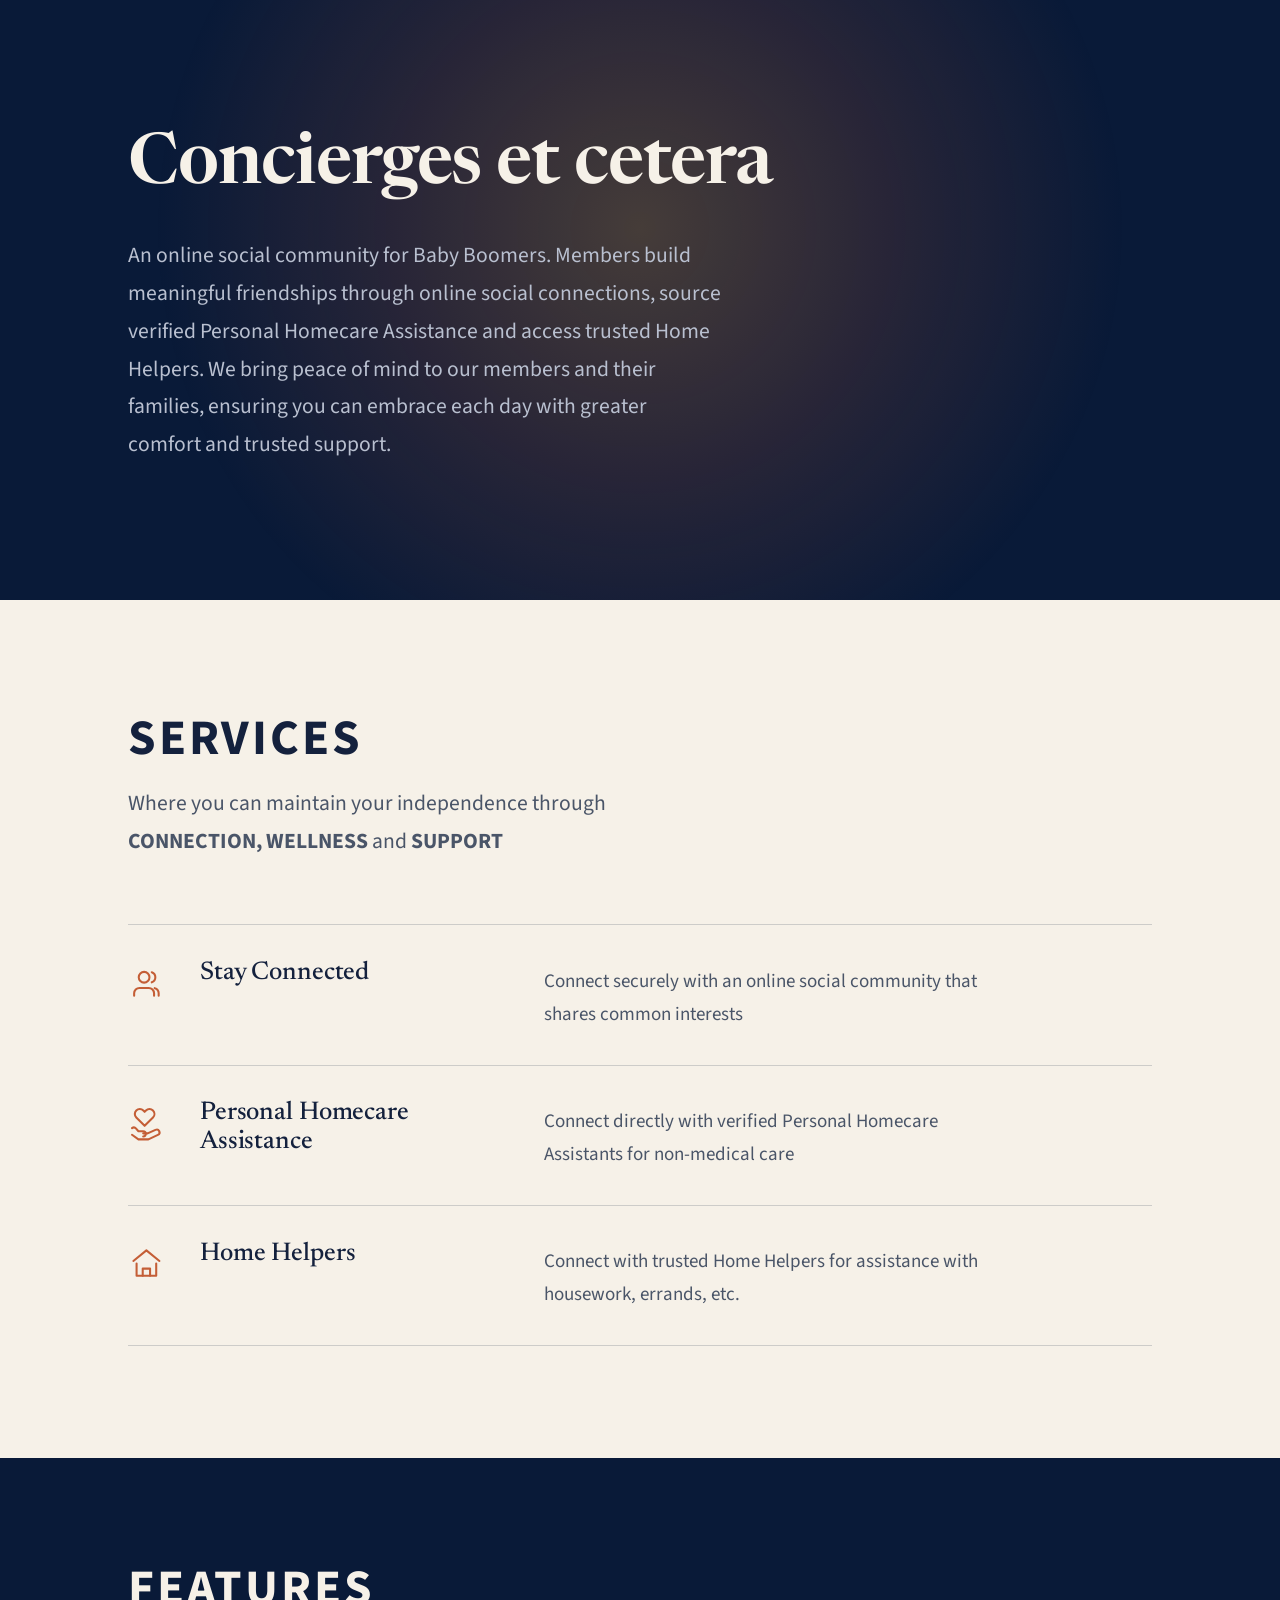
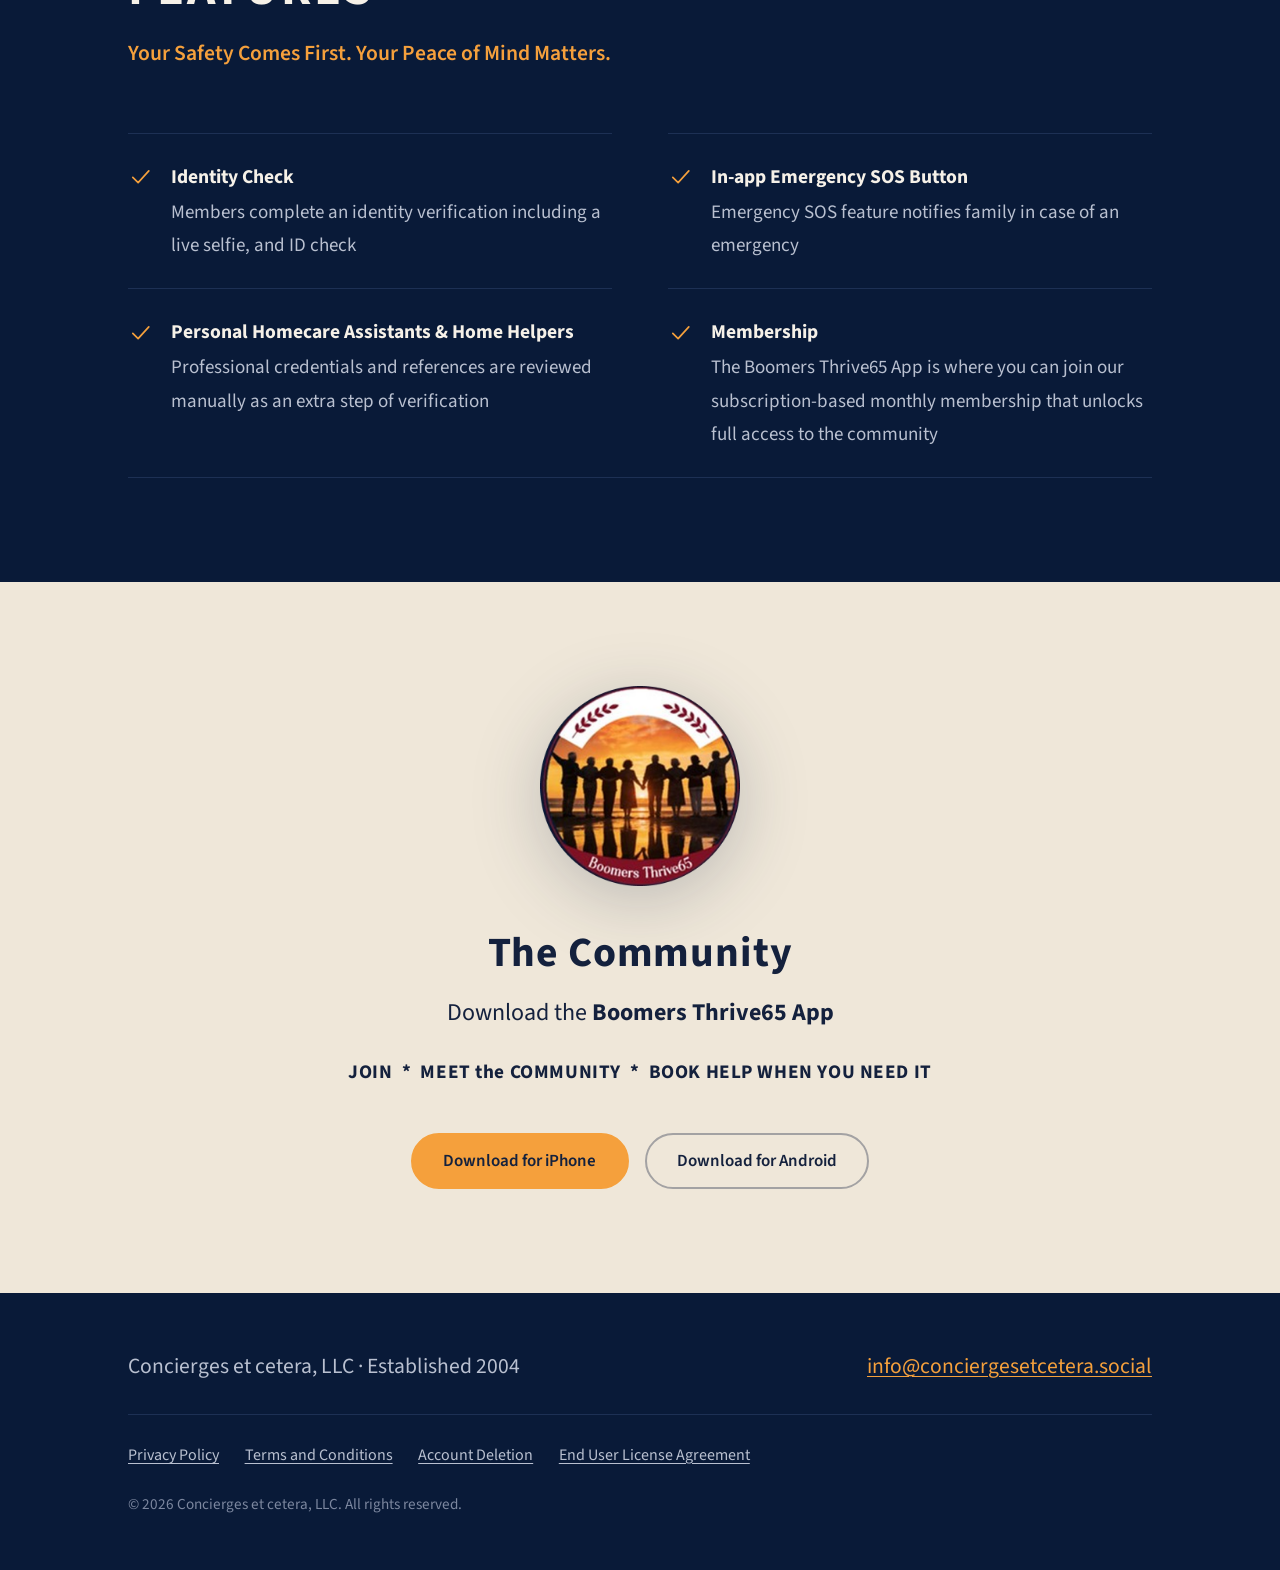
<file: index.html>
<!DOCTYPE html>
<html lang="en">
<head>
<meta charset="utf-8">
<meta name="viewport" content="width=device-width, initial-scale=1">
<title>Concierges et cetera — an online social community for Baby Boomers</title>
<meta name="description" content="An online social community for Baby Boomers. Build meaningful friendships, source verified Personal Homecare Assistance and access trusted Home Helpers.">

<link rel="icon" href="assets/favicon.ico" sizes="any">
<link rel="icon" href="assets/favicon-32.png" type="image/png">
<link rel="apple-touch-icon" href="assets/apple-touch-icon.png">

<meta property="og:type" content="website">
<meta property="og:title" content="Concierges et cetera">
<meta property="og:description" content="An online social community for Baby Boomers.">
<meta property="og:image" content="https://conciergesetcetera.social/assets/og-image.jpg">
<meta property="og:url" content="https://conciergesetcetera.social/">
<meta name="twitter:card" content="summary_large_image">

<link rel="preconnect" href="https://fonts.googleapis.com">
<link rel="preconnect" href="https://fonts.gstatic.com" crossorigin>
<link href="https://fonts.googleapis.com/css2?family=Newsreader:opsz,wght@6..72,300;6..72,400;6..72,500;6..72,600&family=Source+Sans+3:wght@400;600;700&display=swap" rel="stylesheet">

<style>
  :root{
    /* Sampled directly from the Boomers Thrive65 logo */
    --navy:      #091A38;
    --navy-line: #1D3054;
    --amber:     #F5A03C;
    --rust:      #C45E36;
    --cream:     #F6F1E8;
    --cream-alt: #EFE7D9;
    --stone:     #B9C0D0;
    --ink:       #14213D;
    --ink-soft:  #4A5568;

    --measure: 62ch;
    --pad: clamp(1.5rem, 5vw, 4rem);
  }

  *,*::before,*::after{ box-sizing:border-box; }
  html{ -webkit-text-size-adjust:100%; scroll-behavior:smooth; }

  body{
    margin:0;
    background:var(--navy);
    color:var(--cream);
    font-family:"Source Sans 3", system-ui, -apple-system, "Segoe UI", sans-serif;
    font-size:1.1875rem;          /* 19px — this audience should never squint */
    line-height:1.75;
    -webkit-font-smoothing:antialiased;
  }

  h1,h2,h3{
    font-family:Newsreader, Georgia, "Times New Roman", serif;
    font-weight:300;
    line-height:1.12;
    letter-spacing:-0.015em;
    margin:0;
    text-wrap:balance;
  }

  p{ margin:0 0 1.1em; max-width:var(--measure); }
  p:last-child{ margin-bottom:0; }
  a{ color:inherit; }

  :focus-visible{ outline:3px solid var(--amber); outline-offset:3px; border-radius:2px; }

  .skip{
    position:absolute; left:-9999px;
    background:var(--cream); color:var(--ink);
    padding:.75rem 1.25rem; z-index:99;
  }
  .skip:focus{ left:1rem; top:1rem; }

  .wrap{ width:min(72rem, 100%); margin-inline:auto; padding-inline:var(--pad); }

  /* ---------- Hero ---------------------------------------------------- */

  .hero{
    position:relative; overflow:hidden; isolation:isolate;
    padding-block: clamp(4rem, 12vw, 8rem) clamp(4.5rem, 13vw, 8.5rem);
  }

  /* The one bold move: the logo's own sunset, lifted off the page. */
  .hero::before{
    content:"";
    position:absolute;
    left:50%; top:38%;
    width:min(150%, 68rem); aspect-ratio:1/1;
    transform:translate(-50%,-50%);
    background:radial-gradient(circle at 50% 50%,
                 rgba(245,160,60,.26) 0%,
                 rgba(196,94,54,.17) 32%,
                 rgba(9,26,56,0) 63%);
    z-index:-1;
    animation:dawn 2.2s ease-out both;
  }

  .hero h1{
    font-weight:600;
    font-size:clamp(1.9rem, 5.5vw, 4.6rem);
    max-width:none;              /* one line wherever it fits; wraps only when it must */
  }

  .hero .lede{
    margin-top:1.9rem;
    font-size:clamp(1.1875rem, 2.1vw, 1.35rem);
    color:var(--stone);
    max-width:54ch;
  }

  .rise{ animation:rise .85s cubic-bezier(.2,.7,.3,1) both; }
  .hero h1{ animation-delay:.12s; }
  .hero .lede{ animation-delay:.3s; }

  @keyframes rise{ from{ opacity:0; transform:translateY(14px); } to{ opacity:1; transform:none; } }
  @keyframes dawn{ from{ opacity:0; } to{ opacity:1; } }

  /* ---------- Shared section headings --------------------------------- */

  .eyebrow{
    font-family:"Source Sans 3", sans-serif;
    font-weight:700;
    font-size:clamp(2rem, 5vw, 3.1rem);
    letter-spacing:.06em;
    line-height:1.1;
    margin:0;
  }
  .standfirst{
    margin-top:1.15rem;
    font-size:clamp(1.1875rem, 2vw, 1.35rem);
    max-width:50ch;
  }
  .standfirst strong{ font-weight:700; }

  /* ---------- Services (cream) ---------------------------------------- */

  .services{
    background:var(--cream);
    color:var(--ink);
    padding-block:clamp(4rem, 10vw, 7rem);
  }
  .services .eyebrow{ color:var(--ink); }
  .services .standfirst{ color:var(--ink-soft); }

  /* A list of amenities, the way a club would set it — not a rack of cards. */
  .amenities{
    margin:clamp(2.5rem, 6vw, 4rem) 0 0;
    border-top:1px solid rgba(20,33,61,.18);
  }
  .amenity{
    display:grid;
    grid-template-columns:3rem 1fr;
    gap:0 1.5rem;
    padding-block:2.1rem;
    border-bottom:1px solid rgba(20,33,61,.18);
  }
  .amenity svg{ width:2.3rem; height:2.3rem; color:var(--rust); margin-top:.35rem; }
  .amenity h3{ font-size:1.6rem; font-weight:500; letter-spacing:-.005em; }
  .amenity p{ grid-column:2; margin:.6rem 0 0; color:var(--ink-soft); max-width:50ch; }

  @media (min-width:52rem){
    .amenity{ grid-template-columns:3rem 20rem 1fr; align-items:start; }
    .amenity h3{ padding-right:2rem; }
    .amenity p{ grid-column:3; margin-top:.35rem; }
  }

  /* ---------- Features (navy) ------------------------------------------ */

  .features{ padding-block:clamp(4rem, 10vw, 6.5rem); }
  .features .standfirst{ color:var(--amber); font-weight:600; }

  .checks{
    list-style:none;
    border-bottom:1px solid var(--navy-line);
    margin:clamp(2.5rem, 6vw, 3.75rem) 0 0;
    padding:0;
    display:grid; gap:0;
  }
  @media (min-width:52rem){
    .checks{ grid-template-columns:1fr 1fr; column-gap:3.5rem; }
  }
  .checks li{
    display:flex; gap:1.1rem; align-items:flex-start;
    padding-block:1.6rem;
    border-top:1px solid var(--navy-line);
  }
  .checks svg{ flex:none; width:1.6rem; height:1.6rem; color:var(--amber); margin-top:.3rem; }
  .checks strong{ font-weight:700; display:block; font-size:1.22rem; }
  .checks span{ color:var(--stone); display:block; margin-top:.15rem; }

  /* ---------- Community / app (tan) ------------------------------------ */

  .community{
    background:var(--cream-alt);
    color:var(--ink);
    padding-block:clamp(4rem, 10vw, 6.5rem);
    text-align:center;
  }
  .community img{
    width:clamp(140px, 30vw, 200px); height:auto;
    display:block; margin:0 auto clamp(2rem, 5vw, 2.75rem);
    filter:drop-shadow(0 14px 34px rgba(20,33,61,.22));
  }
  .community h2{
    font-family:"Source Sans 3", sans-serif;
    font-weight:700;
    font-size:clamp(1.85rem, 4.4vw, 2.6rem);
    letter-spacing:.02em;
  }
  .community .download{
    margin:1rem auto 0;
    font-size:clamp(1.25rem, 2.4vw, 1.5rem);
  }
  .community .tagline{
    margin:1.35rem auto 0;
    max-width:62ch;
    font-weight:700;
    letter-spacing:.03em;
    color:var(--ink);
    font-size:clamp(1.0625rem, 2.1vw, 1.2rem);
  }
  .community p{ max-width:44ch; }

  .stores{
    display:flex; flex-wrap:wrap; gap:1rem;
    justify-content:center;
    margin-top:clamp(2.25rem, 5vw, 2.75rem);
  }

  .btn{
    display:inline-flex; align-items:center; justify-content:center;
    min-height:56px;                 /* generous target for unsteady hands */
    padding:.65rem 1.9rem;
    font-size:1.0625rem; font-weight:600;
    text-decoration:none;
    border-radius:999px;
    border:2px solid transparent;
    transition:background-color .18s ease, border-color .18s ease;
  }
  .btn-solid{ background:var(--amber); color:var(--ink); border-color:var(--amber); }
  a.btn-solid:hover{ background:#ffb455; border-color:#ffb455; }
  .btn-ghost{ color:var(--ink); border-color:rgba(20,33,61,.35); }
  a.btn-ghost:hover{ border-color:var(--ink); }

  /* ---------- Footer --------------------------------------------------- */

  footer{ padding-block:3rem 3.25rem; color:var(--stone); }
  .foot-main{
    display:flex; flex-wrap:wrap;
    justify-content:space-between; align-items:baseline;
    gap:.75rem 2rem;
    font-size:clamp(1.125rem, 2.1vw, 1.35rem);
  }
  .foot-main a{
    display:inline-block; padding-block:.4rem;
    color:var(--amber);
    text-decoration-thickness:1px; text-underline-offset:3px;
  }
  .legal-links{
    display:flex; flex-wrap:wrap; gap:.25rem 1.6rem;
    list-style:none; margin:1.4rem 0 0; padding:1.2rem 0 0;
    border-top:1px solid var(--navy-line); font-size:1rem;
  }
  .legal-links a{ display:inline-block; padding-block:.4rem; color:var(--stone); text-underline-offset:3px; }
  .legal-links a:hover{ color:var(--cream); }

  footer .fine{
    margin-top:1rem;
    font-size:.95rem; color:#7C879F;
  }

  @media (prefers-reduced-motion:reduce){
    *{ animation:none !important; transition:none !important; }
    html{ scroll-behavior:auto; }
  }
</style>
</head>

<body>
<a class="skip" href="#main">Skip to content</a>

<header class="hero">
  <div class="wrap">
    <h1 class="rise">Concierges et cetera</h1>
    <p class="lede rise">An online social community for Baby Boomers. Members build
       meaningful friendships through online social connections, source verified
       Personal Homecare Assistance and access trusted Home Helpers. We bring peace
       of mind to our members and their families, ensuring you can embrace each day
       with greater comfort and trusted support.</p>
  </div>
</header>

<main id="main">

  <section class="services">
    <div class="wrap">
      <h2 class="eyebrow">SERVICES</h2>
      <p class="standfirst">Where you can maintain your independence through
         <strong>CONNECTION, WELLNESS</strong> and <strong>SUPPORT</strong></p>

      <div class="amenities">

        <article class="amenity">
          <svg viewBox="0 0 24 24" fill="none" stroke="currentColor" stroke-width="1.35"
               stroke-linecap="round" stroke-linejoin="round" aria-hidden="true">
            <path d="M17 20v-1.5a3.5 3.5 0 0 0-3.5-3.5h-6A3.5 3.5 0 0 0 4 18.5V20"/>
            <circle cx="10.5" cy="8" r="3.5"/>
            <path d="M20 20v-1.5a3.5 3.5 0 0 0-2.6-3.4"/>
            <path d="M15.5 4.7a3.5 3.5 0 0 1 0 6.6"/>
          </svg>
          <h3>Stay Connected</h3>
          <p>Connect securely with an online social community that shares common interests</p>
        </article>

        <article class="amenity">
          <svg viewBox="0 0 24 24" fill="none" stroke="currentColor" stroke-width="1.35"
               stroke-linecap="round" stroke-linejoin="round" aria-hidden="true">
            <path d="M16.3 3.6a3.3 3.3 0 0 0-4.6 0l-.85.84-.85-.84a3.25 3.25 0 1 0-4.6 4.6l5.45 5.4 5.45-5.4a3.3 3.3 0 0 0 0-4.6z"/>
            <path d="M2.6 15.1a2 2 0 0 1 2.7.3l1.5 1.7h3.1a1.7 1.7 0 0 1 0 3.4"/>
            <path d="M9.9 18.5h2.9l5.1-2.3a1.9 1.9 0 0 1 2.5.9c.4.9 0 2-.9 2.4l-6.2 2.9H6.8l-4.2-3"/>
          </svg>
          <h3>Personal Homecare Assistance</h3>
          <p>Connect directly with verified Personal Homecare Assistants for non-medical care</p>
        </article>

        <article class="amenity">
          <svg viewBox="0 0 24 24" fill="none" stroke="currentColor" stroke-width="1.35"
               stroke-linecap="round" stroke-linejoin="round" aria-hidden="true">
            <path d="M3.5 10.4 12 3.5l8.5 6.9"/>
            <path d="M5.6 12.1V20h12.8v-7.9"/>
            <path d="M9.6 20v-4.6h4.8V20"/>
          </svg>
          <h3>Home Helpers</h3>
          <p>Connect with trusted Home Helpers for assistance with housework, errands, etc.</p>
        </article>

      </div>
    </div>
  </section>

  <section class="features">
    <div class="wrap">
      <h2 class="eyebrow">FEATURES</h2>
      <p class="standfirst">Your Safety Comes First. Your Peace of Mind Matters.</p>

      <ul class="checks">
        <li>
          <svg viewBox="0 0 24 24" fill="none" stroke="currentColor" stroke-width="1.6"
               stroke-linecap="round" stroke-linejoin="round" aria-hidden="true">
            <path d="m4.5 12.5 5 5 10-11"/>
          </svg>
          <div>
            <strong>Identity Check</strong>
            <span>Members complete an identity verification including a live selfie, and ID check</span>
          </div>
        </li>
        <li>
          <svg viewBox="0 0 24 24" fill="none" stroke="currentColor" stroke-width="1.6"
               stroke-linecap="round" stroke-linejoin="round" aria-hidden="true">
            <path d="m4.5 12.5 5 5 10-11"/>
          </svg>
          <div>
            <strong>In-app Emergency SOS Button</strong>
            <span>Emergency SOS feature notifies family in case of an emergency</span>
          </div>
        </li>
        <li>
          <svg viewBox="0 0 24 24" fill="none" stroke="currentColor" stroke-width="1.6"
               stroke-linecap="round" stroke-linejoin="round" aria-hidden="true">
            <path d="m4.5 12.5 5 5 10-11"/>
          </svg>
          <div>
            <strong>Personal Homecare Assistants &amp; Home Helpers</strong>
            <span>Professional credentials and references are reviewed manually as an extra step of verification</span>
          </div>
        </li>
        <li>
          <svg viewBox="0 0 24 24" fill="none" stroke="currentColor" stroke-width="1.6"
               stroke-linecap="round" stroke-linejoin="round" aria-hidden="true">
            <path d="m4.5 12.5 5 5 10-11"/>
          </svg>
          <div>
            <strong>Membership</strong>
            <span>The Boomers Thrive65 App is where you can join our subscription-based
                  monthly membership that unlocks full access to the community</span>
          </div>
        </li>
      </ul>
    </div>
  </section>

  <section class="community" id="app">
    <div class="wrap">
      <img src="assets/logo.png" alt="Boomers Thrive65" width="200" height="200">

      <h2>The Community</h2>
      <p class="download">Download the <strong>Boomers Thrive65 App</strong></p>
      <p class="tagline">JOIN &nbsp;&#42;&nbsp; MEET the COMMUNITY &nbsp;&#42;&nbsp; BOOK HELP WHEN YOU NEED IT</p>

      <div class="stores">
        <a class="btn btn-solid" href="https://apps.apple.com/app/boomers-thrive65/id6811200411" target="_blank" rel="noopener">Download for iPhone</a>
        <a class="btn btn-ghost" href="https://play.google.com/store/apps/details?id=com.boomersthrive65.app" target="_blank" rel="noopener">Download for Android</a>
      </div>
    </div>
  </section>

</main>

<footer>
  <div class="wrap">
    <div class="foot-main">
      <div>Concierges et cetera, LLC &middot; Established 2004</div>
      <div><a href="mailto:info@conciergesetcetera.social">info@conciergesetcetera.social</a></div>
    </div>
    <ul class="legal-links">
        <li><a href="/privacy-policy/">Privacy Policy</a></li>
        <li><a href="/terms-and-conditions/">Terms and Conditions</a></li>
        <li><a href="/account-deletion/">Account Deletion</a></li>
        <li><a href="/eula/">End User License Agreement</a></li>
    </ul>
    <div class="fine">&copy; <span id="yr">2026</span> Concierges et cetera, LLC. All rights reserved.</div>
  </div>
</footer>

<script>document.getElementById('yr').textContent = new Date().getFullYear();</script>
</body>
</html>
</file>
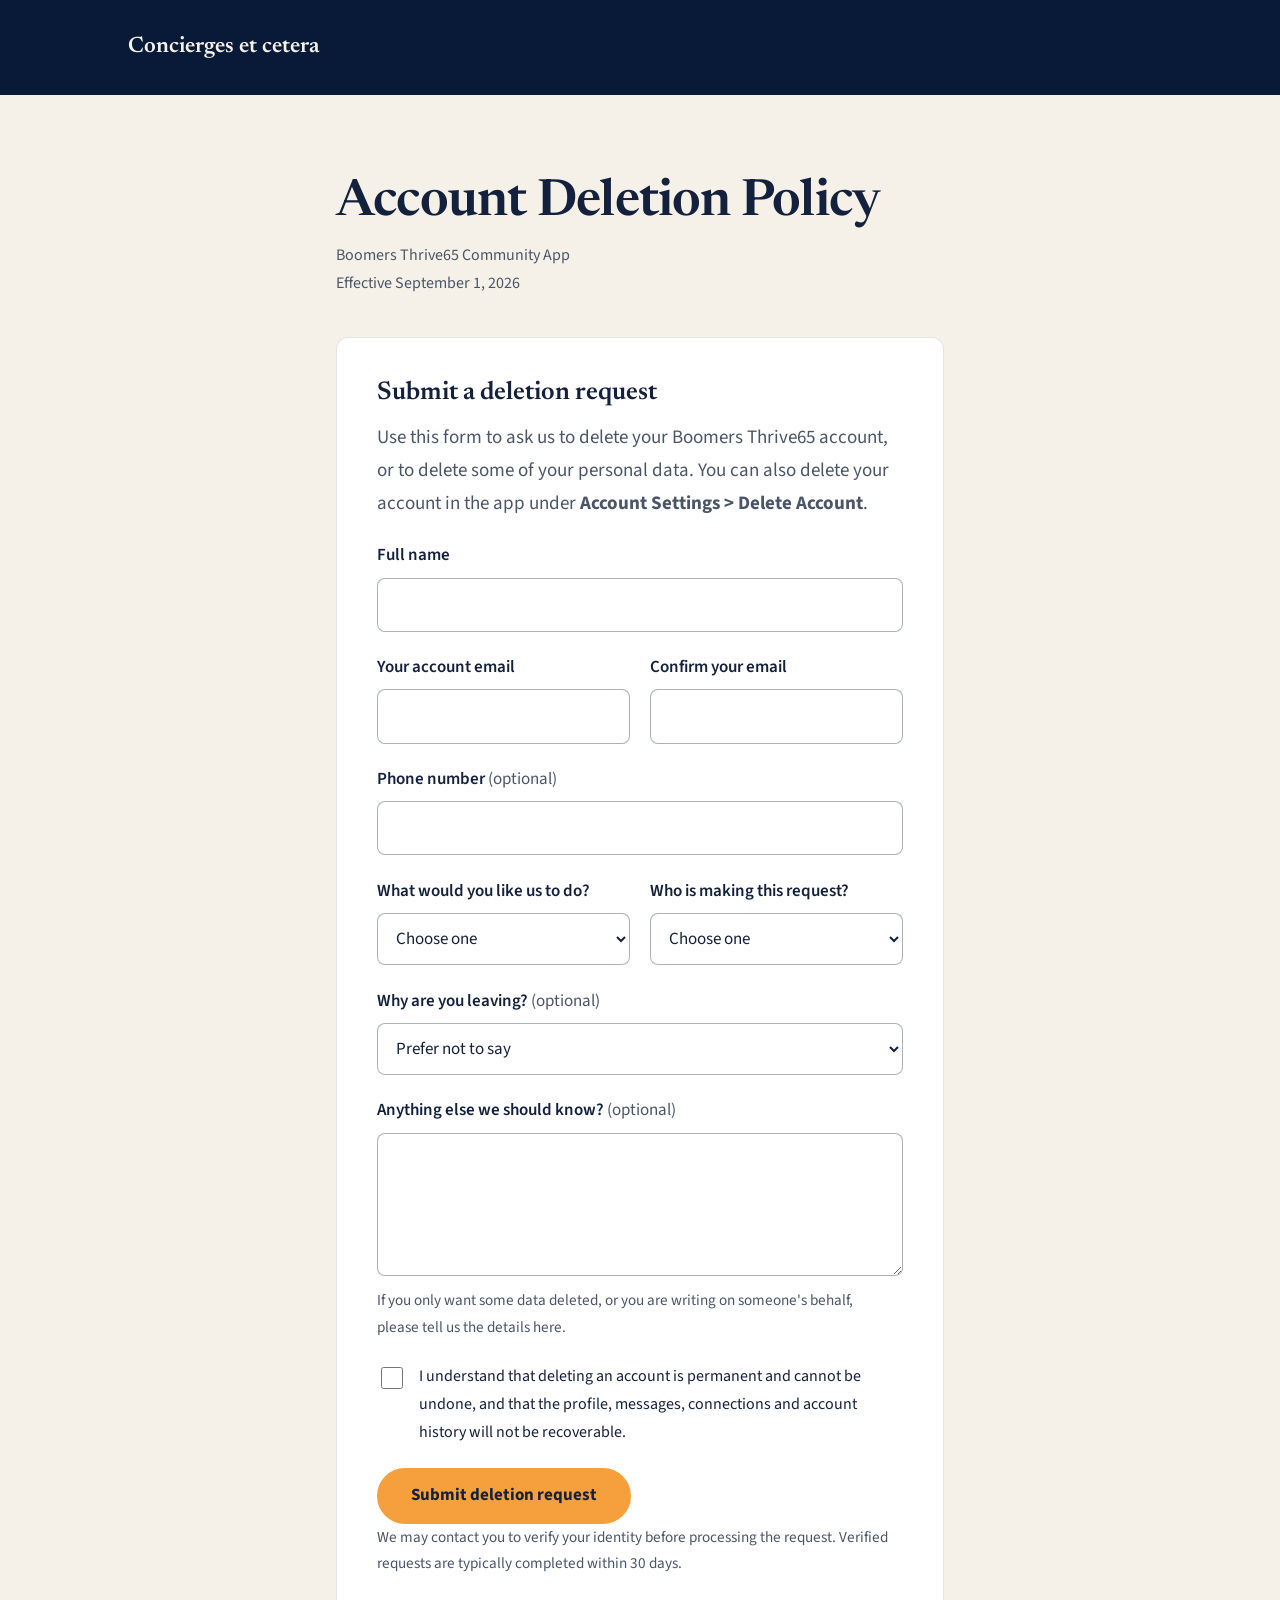
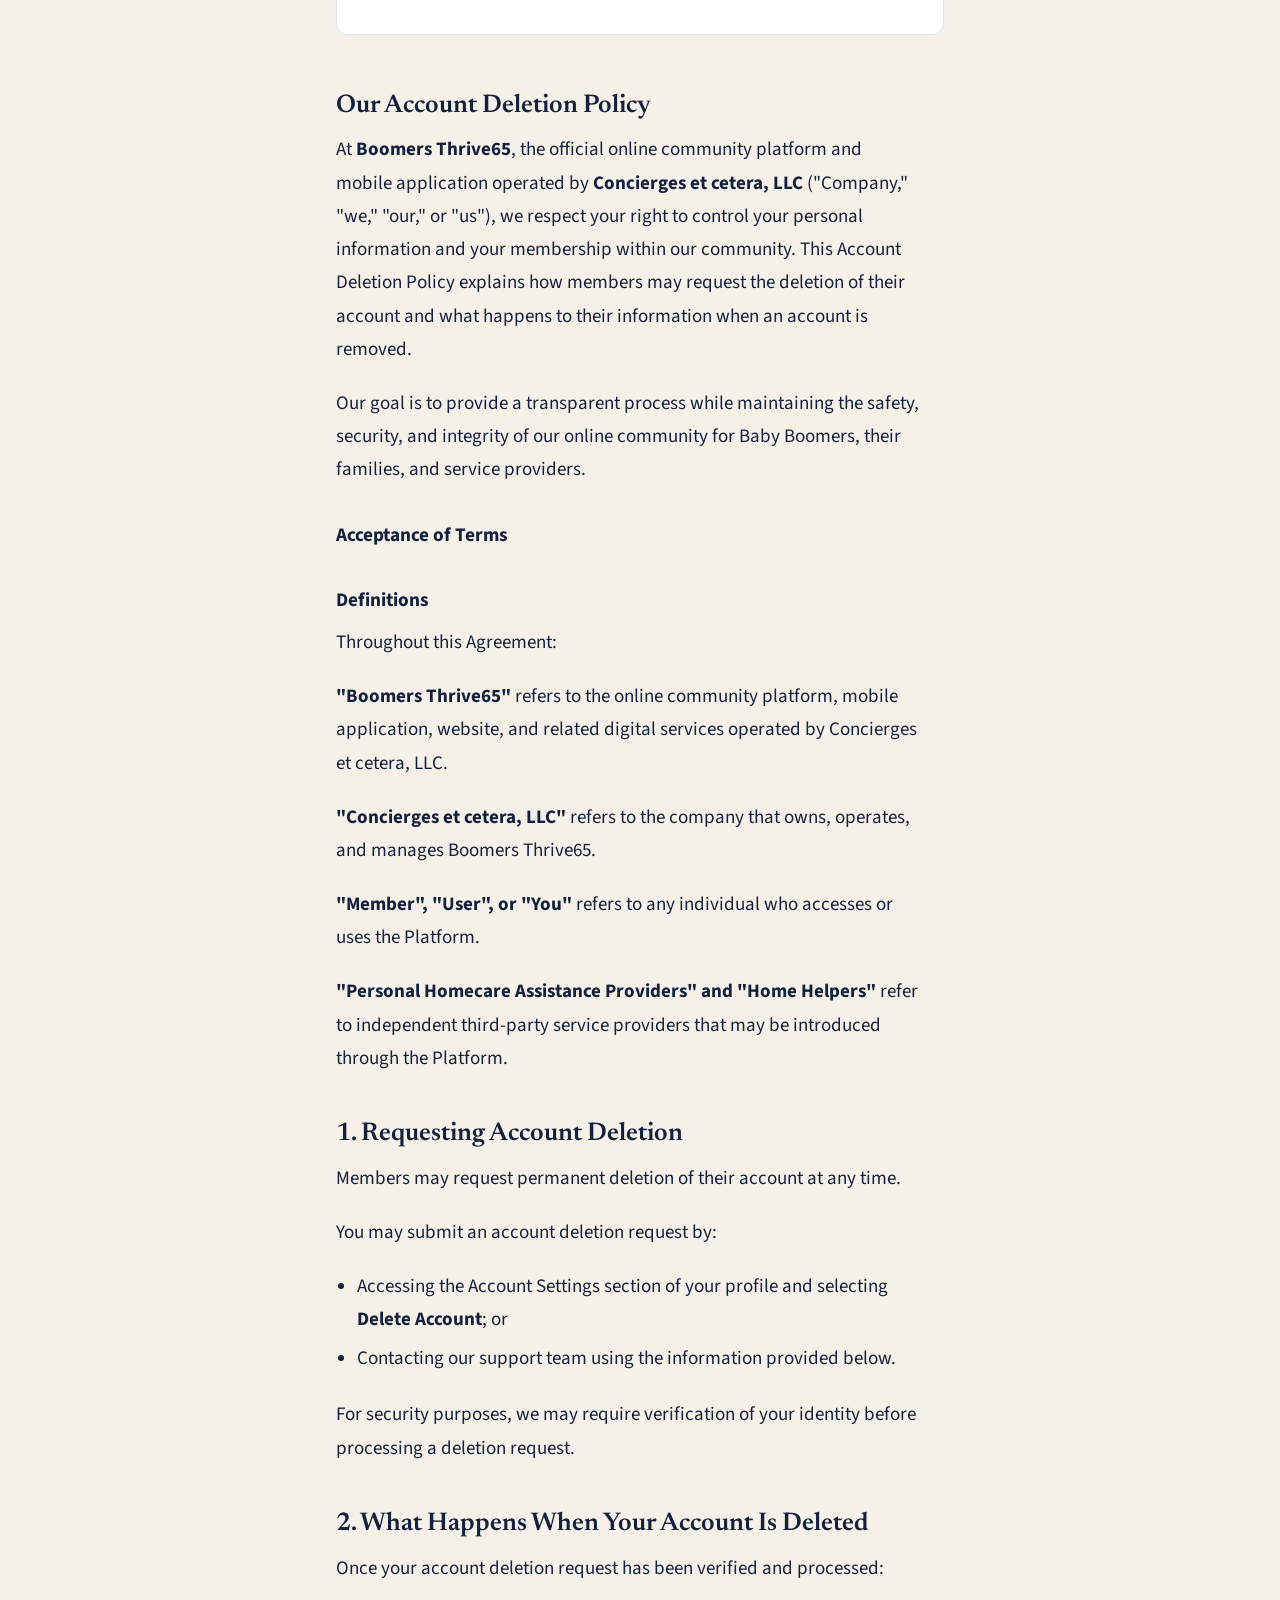
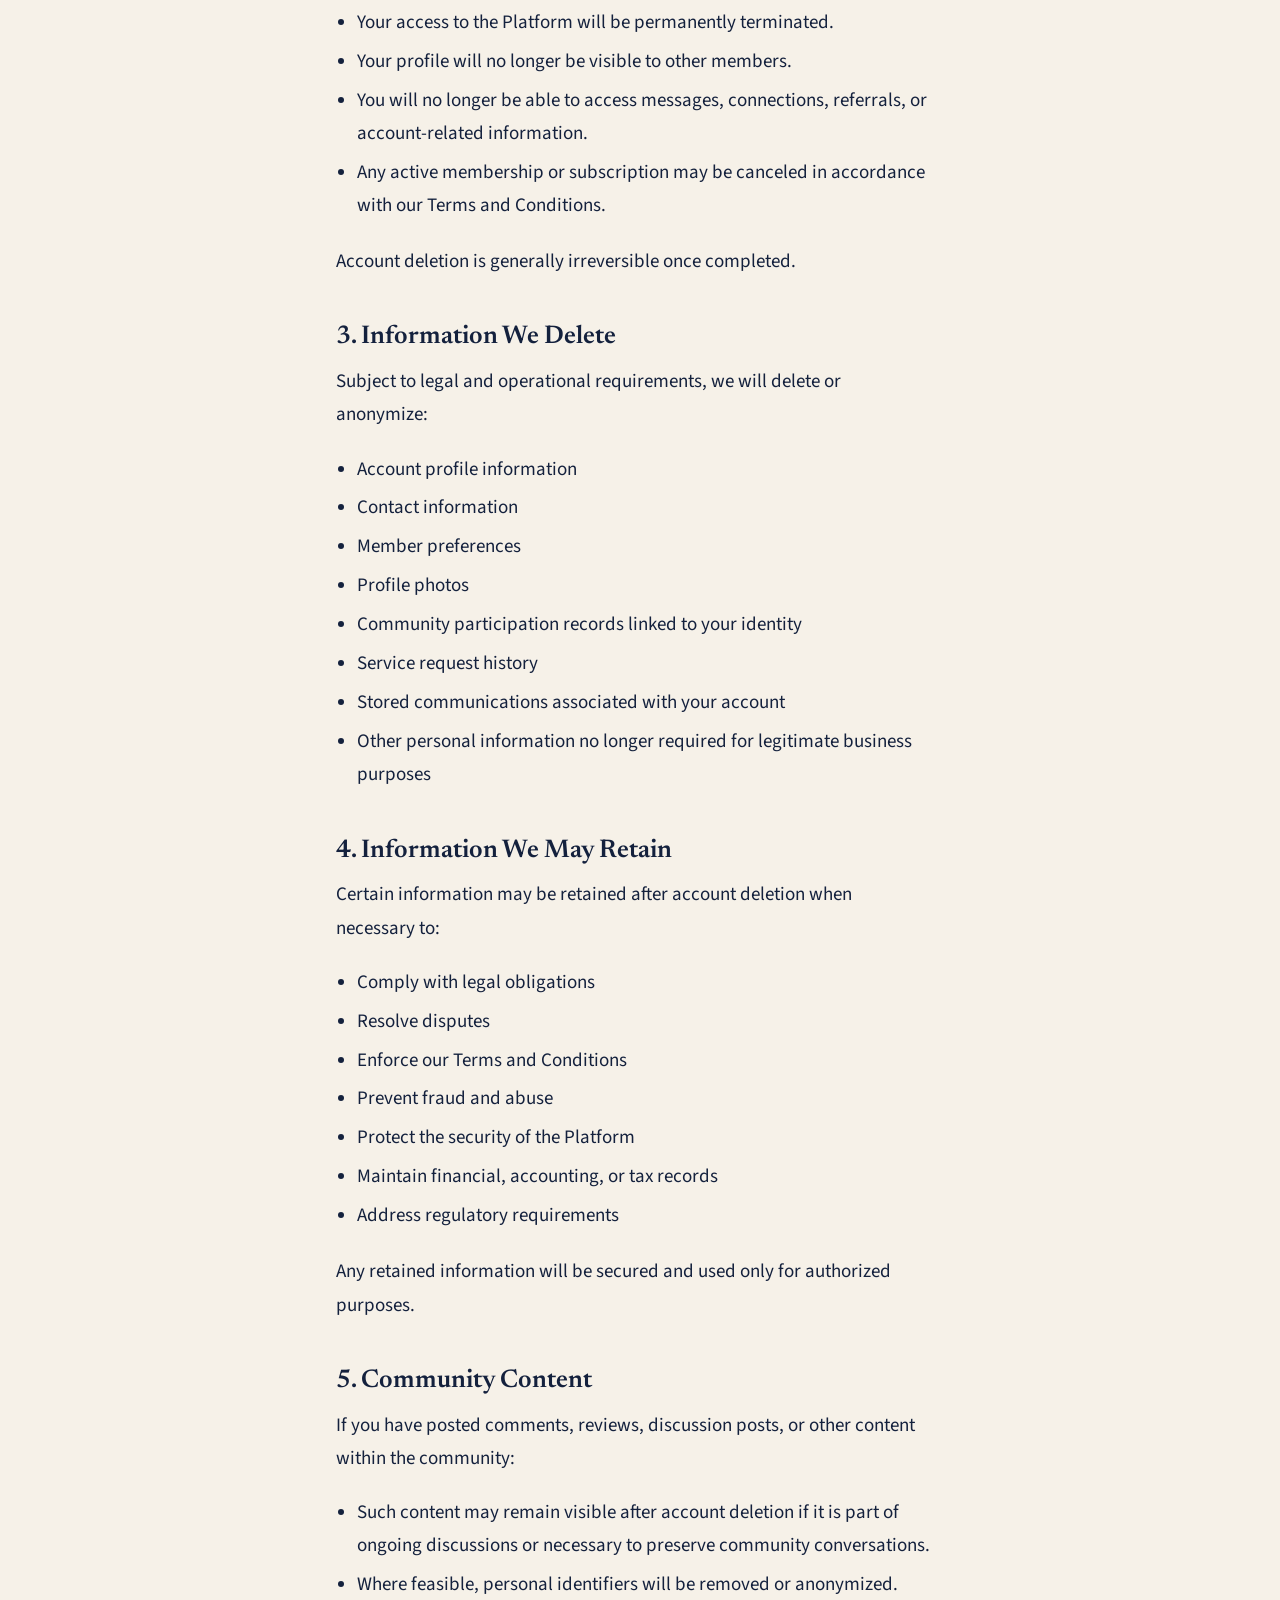
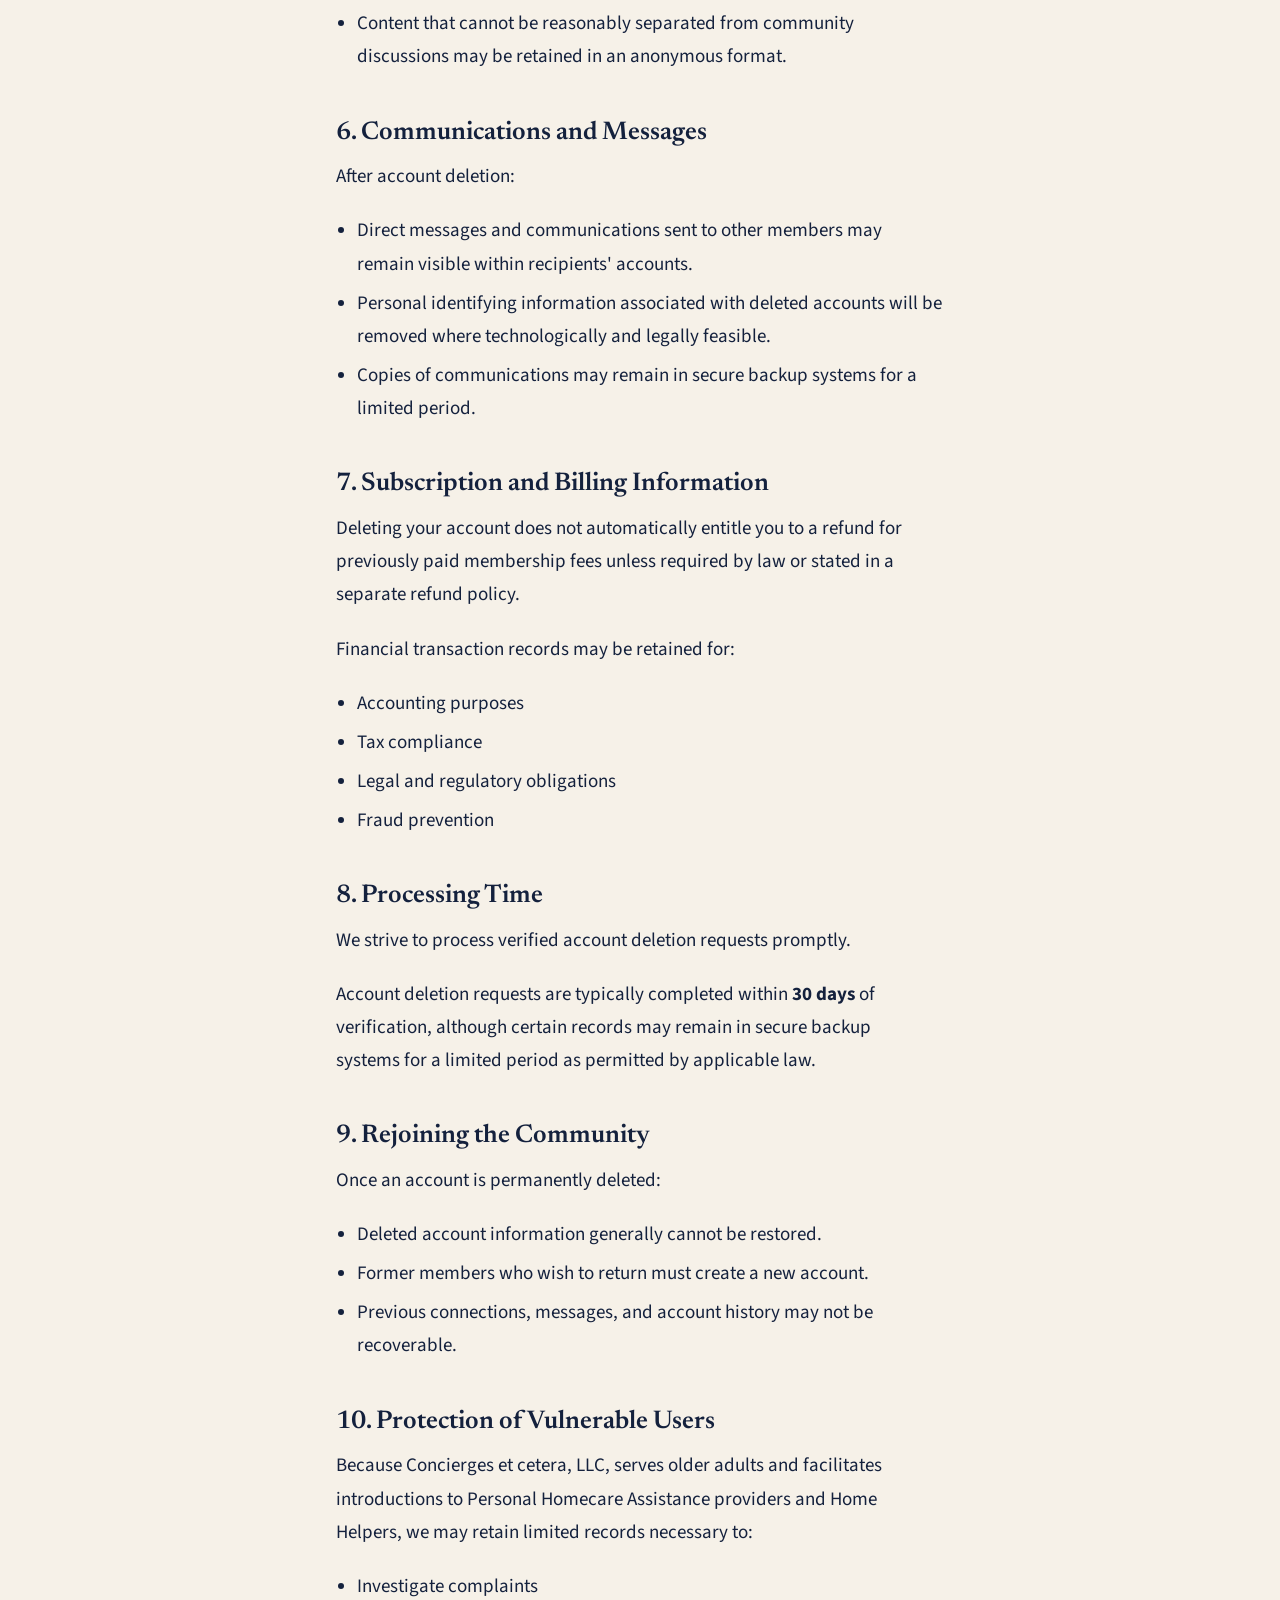
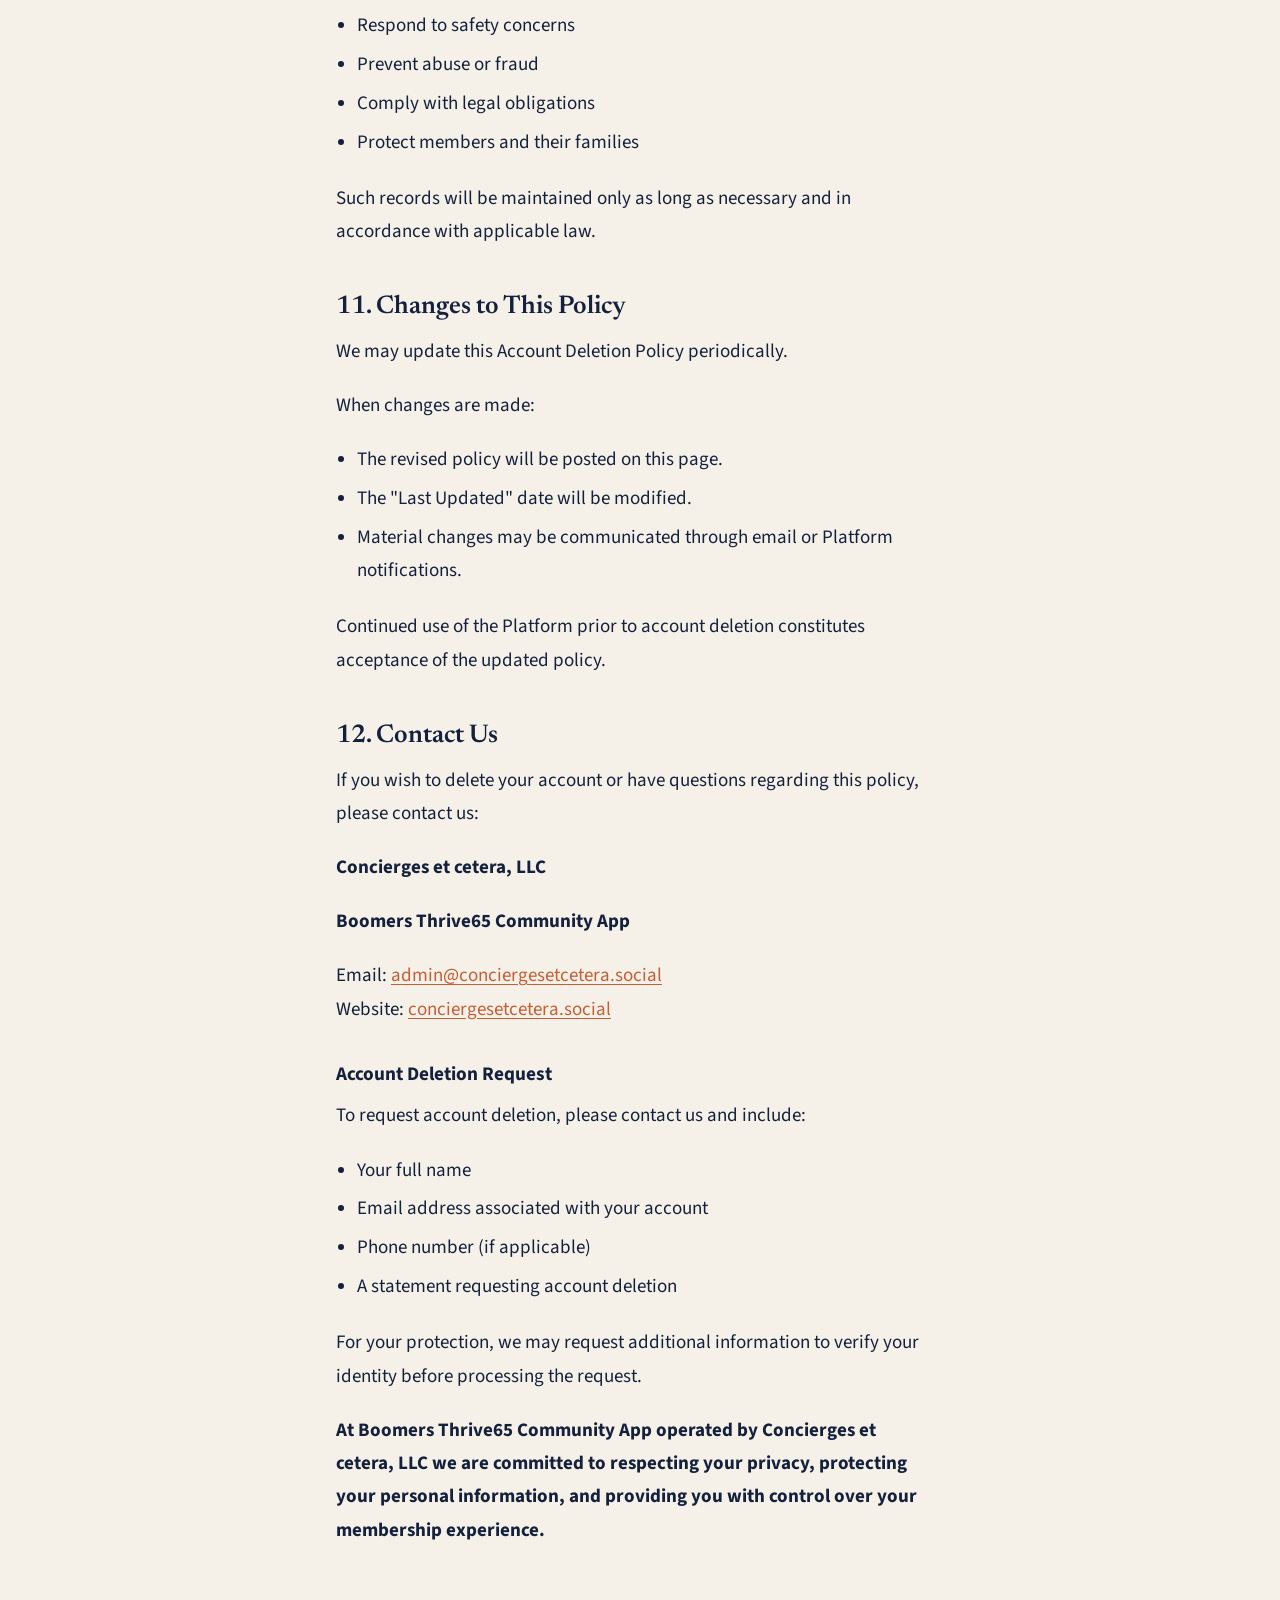
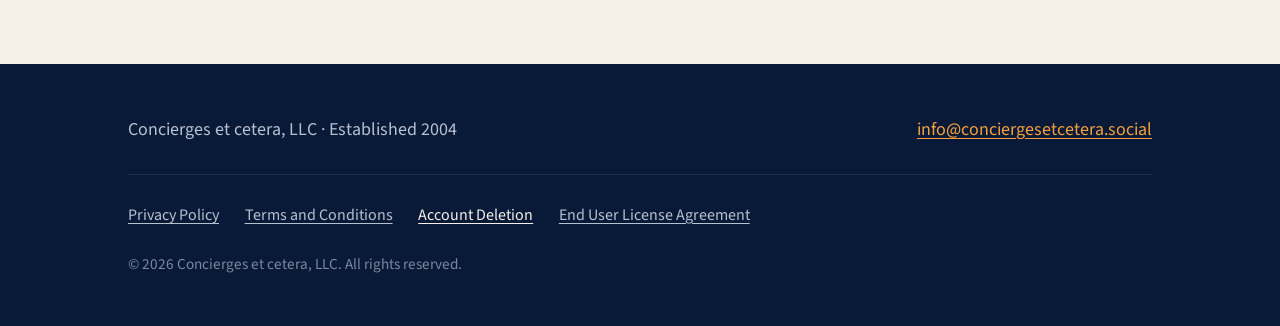
<file: account-deletion/index.html>
<!DOCTYPE html>
<html lang="en">
<head>
<meta charset="utf-8">
<meta name="viewport" content="width=device-width, initial-scale=1">
<title>Account Deletion Policy — Concierges et cetera</title>
<meta name="description" content="How to delete your Boomers Thrive65 account and the data associated with it.">
<link rel="canonical" href="https://conciergesetcetera.social/account-deletion/">

<link rel="icon" href="/assets/favicon.ico" sizes="any">
<link rel="icon" href="/assets/favicon-32.png" type="image/png">
<link rel="apple-touch-icon" href="/assets/apple-touch-icon.png">

<link rel="preconnect" href="https://fonts.googleapis.com">
<link rel="preconnect" href="https://fonts.gstatic.com" crossorigin>
<link href="https://fonts.googleapis.com/css2?family=Newsreader:opsz,wght@6..72,600&family=Source+Sans+3:wght@400;600;700&display=swap" rel="stylesheet">
<link rel="stylesheet" href="/assets/legal.css">
<style>
  /* Deletion request form — only used on this page */
  .delete-request{
    background:#fff; border:1px solid rgba(20,33,61,.12); border-radius:12px;
    padding:clamp(1.5rem, 4vw, 2.5rem); margin:0 0 3.5rem;
  }
  .delete-request h2{ margin-top:0; }
  .form-intro{ color:var(--ink-soft); }
  .field{ margin:0 0 1.35rem; }
  .field-row{ display:grid; gap:0 1.25rem; align-items:end; }
  @media (min-width:40rem){ .field-row{ grid-template-columns:1fr 1fr; } }
  .field label{ display:block; font-weight:600; font-size:1.0625rem; margin-bottom:.4rem; }
  .opt{ font-weight:400; color:var(--ink-soft); }
  .field input[type=text], .field input[type=email], .field input[type=tel],
  .field select, .field textarea{
    width:100%; min-height:3.25rem; padding:.7rem .9rem;
    font:inherit; font-size:1.0625rem; color:var(--ink);
    background:#fff; border:1px solid rgba(20,33,61,.35); border-radius:8px;
  }
  .field textarea{ min-height:7rem; resize:vertical; }
  .field input:focus, .field select:focus, .field textarea:focus{
    outline:3px solid var(--amber); outline-offset:1px; border-color:var(--ink);
  }
  .field [aria-invalid="true"]{ border-color:#B42318; border-width:2px; }
  .check{ display:flex; gap:.8rem; align-items:flex-start; }
  .check input{ width:1.4rem; height:1.4rem; margin-top:.3rem; flex:none; accent-color:var(--navy); }
  .check label{ font-weight:400; font-size:1rem; margin:0; }
  .hint{ font-size:.95rem; color:var(--ink-soft); margin:.5rem 0 0; }
  .trap{ position:absolute; left:-9999px; }
  .form-error{
    background:#FEF3F2; border-left:3px solid #B42318; color:#7A271A;
    padding:.8rem 1rem; font-size:1rem; margin:0 0 1.25rem;
  }
  .btn-submit{
    min-height:3.5rem; padding:.7rem 2rem; font:inherit; font-size:1.0625rem; font-weight:700;
    color:var(--ink); background:var(--amber); border:2px solid var(--amber);
    border-radius:999px; cursor:pointer;
  }
  .btn-submit:hover{ background:#ffb455; border-color:#ffb455; }
  .btn-submit[disabled]{ opacity:.6; cursor:wait; }
  @media (max-width:40rem){ .btn-submit{ width:100%; padding-inline:1rem; } }
  .form-done h3{ margin-top:0; }
  .form-done:focus{ outline:none; }
  .policy-start{ margin-top:0; }
</style>
</head>
<body>

<header class="site-head">
  <div class="wrap"><a href="/">Concierges et cetera</a></div>
</header>

<main class="doc">
  <div class="wrap doc-inner">
    <h1>Account Deletion Policy</h1>
    <p class="updated">Boomers Thrive65 Community App<br>Effective September 1, 2026</p>

    <!-- ===================== ACCOUNT DELETION REQUEST FORM =====================
         Submissions are emailed to admin@conciergesetcetera.social by Web3Forms
         (free plan, 250 requests a month). Form created at
         https://web3forms.com with admin@conciergesetcetera.social as the
         recipient, access key is safe to publish.
         ========================================================================= -->
    <section class="delete-request" id="request" aria-labelledby="request-title">
      <h2 id="request-title">Submit a deletion request</h2>
      <p class="form-intro">Use this form to ask us to delete your Boomers Thrive65 account, or to delete some of your personal data. You can also delete your account in the app under <strong>Account Settings &gt; Delete Account</strong>.</p>

      <form id="delete-form" action="https://api.web3forms.com/submit" method="POST" novalidate>
        <input type="hidden" name="access_key" value="bf40cf1f-9df3-434e-9160-b7b9b23978cb">
        <input type="hidden" name="subject" value="Account deletion request — Boomers Thrive65">
        <input type="hidden" name="from_name" value="Boomers Thrive65 website">
        <input type="hidden" name="redirect" value="https://conciergesetcetera.social/account-deletion/?sent=1#request">
        <!-- Spam trap: people never see or tick this box, bots do -->
        <input type="checkbox" name="botcheck" class="trap" tabindex="-1" autocomplete="off" aria-hidden="true">

        <div class="field">
          <label for="f-name">Full name</label>
          <input id="f-name" name="name" type="text" autocomplete="name" required>
        </div>

        <div class="field-row">
          <div class="field">
            <label for="f-email">Your account email</label>
            <input id="f-email" name="email" type="email" autocomplete="email" required>
          </div>
          <div class="field">
            <label for="f-email2">Confirm your email</label>
            <input id="f-email2" name="confirm_email" type="email" autocomplete="email" required>
          </div>
        </div>

        <div class="field">
          <label for="f-phone">Phone number <span class="opt">(optional)</span></label>
          <input id="f-phone" name="phone" type="tel" autocomplete="tel">
        </div>

        <div class="field-row">
          <div class="field">
            <label for="f-type">What would you like us to do?</label>
            <select id="f-type" name="request_type" required>
              <option value="">Choose one</option>
              <option>Delete my account and all my personal data</option>
              <option>Delete some of my personal data, but keep my account</option>
            </select>
          </div>
          <div class="field">
            <label for="f-who">Who is making this request?</label>
            <select id="f-who" name="requested_by" required>
              <option value="">Choose one</option>
              <option>I am the account holder</option>
              <option>A family member or authorized representative</option>
            </select>
          </div>
        </div>

        <div class="field">
          <label for="f-reason">Why are you leaving? <span class="opt">(optional)</span></label>
          <select id="f-reason" name="reason">
            <option value="">Prefer not to say</option>
            <option>I no longer need the service</option>
            <option>I don't use the app often enough</option>
            <option>The membership cost</option>
            <option>The app is difficult to use</option>
            <option>Privacy or safety concerns</option>
            <option>A change in health or personal circumstances</option>
            <option>I have another account</option>
            <option>Other (please tell us below)</option>
          </select>
        </div>

        <div class="field">
          <label for="f-message">Anything else we should know? <span class="opt">(optional)</span></label>
          <textarea id="f-message" name="message" rows="4"></textarea>
          <p class="hint">If you only want some data deleted, or you are writing on someone's behalf, please tell us the details here.</p>
        </div>

        <div class="field check">
          <input id="f-ack" name="acknowledgment" type="checkbox" value="Confirmed" required>
          <label for="f-ack">I understand that deleting an account is permanent and cannot be undone, and that the profile, messages, connections and account history will not be recoverable.</label>
        </div>

        <p class="form-error" id="form-error" role="alert" hidden></p>

        <button type="submit" class="btn-submit">Submit deletion request</button>
        <p class="hint">We may contact you to verify your identity before processing the request. Verified requests are typically completed within 30 days.</p>
      </form>

      <div class="form-done" id="form-done" role="status" tabindex="-1" hidden>
        <h3>Thank you, your request has been sent</h3>
        <p>We will contact you at the email address you gave us to verify your identity and confirm your request. Verified requests are typically completed within 30 days.</p>
        <p>Questions in the meantime: <a href="mailto:admin@conciergesetcetera.social">admin@conciergesetcetera.social</a></p>
      </div>
    </section>

    <h2 class="policy-start">Our Account Deletion Policy</h2>
    <!-- =================== END ACCOUNT DELETION REQUEST FORM =================== -->


    <p>At <strong>Boomers Thrive65</strong>, the official online community platform and mobile application operated by <strong>Concierges et cetera, LLC</strong> ("Company," "we," "our," or "us"), we respect your right to control your personal information and your membership within our community. This Account Deletion Policy explains how members may request the deletion of their account and what happens to their information when an account is removed.</p>
<p>Our goal is to provide a transparent process while maintaining the safety, security, and integrity of our online community for Baby Boomers, their families, and service providers.</p>
<h3>Acceptance of Terms</h3>
<h3>Definitions</h3>
<p>Throughout this Agreement:</p>
<p><strong>"Boomers Thrive65"</strong> refers to the online community platform, mobile application, website, and related digital services operated by Concierges et cetera, LLC.</p>
<p><strong>"Concierges et cetera, LLC"</strong> refers to the company that owns, operates, and manages Boomers Thrive65.</p>
<p><strong>"Member", "User", or "You"</strong> refers to any individual who accesses or uses the Platform.</p>
<p><strong>"Personal Homecare Assistance Providers" and "Home Helpers"</strong> refer to independent third-party service providers that may be introduced through the Platform.</p>
<h2>1. Requesting Account Deletion</h2>
<p>Members may request permanent deletion of their account at any time.</p>
<p>You may submit an account deletion request by:</p>
<ul>
<li><p>Accessing the Account Settings section of your profile and selecting <strong>Delete Account</strong>; or</p></li>
<li><p>Contacting our support team using the information provided below.</p></li>
</ul>
<p>For security purposes, we may require verification of your identity before processing a deletion request.</p>
<h2>2. What Happens When Your Account Is Deleted</h2>
<p>Once your account deletion request has been verified and processed:</p>
<ul>
<li><p>Your access to the Platform will be permanently terminated.</p></li>
<li><p>Your profile will no longer be visible to other members.</p></li>
<li><p>You will no longer be able to access messages, connections, referrals, or account-related information.</p></li>
<li><p>Any active membership or subscription may be canceled in accordance with our Terms and Conditions.</p></li>
</ul>
<p>Account deletion is generally irreversible once completed.</p>
<h2>3. Information We Delete</h2>
<p>Subject to legal and operational requirements, we will delete or anonymize:</p>
<ul>
<li><p>Account profile information</p></li>
<li><p>Contact information</p></li>
<li><p>Member preferences</p></li>
<li><p>Profile photos</p></li>
<li><p>Community participation records linked to your identity</p></li>
<li><p>Service request history</p></li>
<li><p>Stored communications associated with your account</p></li>
<li><p>Other personal information no longer required for legitimate business purposes</p></li>
</ul>
<h2>4. Information We May Retain</h2>
<p>Certain information may be retained after account deletion when necessary to:</p>
<ul>
<li><p>Comply with legal obligations</p></li>
<li><p>Resolve disputes</p></li>
<li><p>Enforce our Terms and Conditions</p></li>
<li><p>Prevent fraud and abuse</p></li>
<li><p>Protect the security of the Platform</p></li>
<li><p>Maintain financial, accounting, or tax records</p></li>
<li><p>Address regulatory requirements</p></li>
</ul>
<p>Any retained information will be secured and used only for authorized purposes.</p>
<h2>5. Community Content</h2>
<p>If you have posted comments, reviews, discussion posts, or other content within the community:</p>
<ul>
<li><p>Such content may remain visible after account deletion if it is part of ongoing discussions or necessary to preserve community conversations.</p></li>
<li><p>Where feasible, personal identifiers will be removed or anonymized.</p></li>
<li><p>Content that cannot be reasonably separated from community discussions may be retained in an anonymous format.</p></li>
</ul>
<h2>6. Communications and Messages</h2>
<p>After account deletion:</p>
<ul>
<li><p>Direct messages and communications sent to other members may remain visible within recipients' accounts.</p></li>
<li><p>Personal identifying information associated with deleted accounts will be removed where technologically and legally feasible.</p></li>
<li><p>Copies of communications may remain in secure backup systems for a limited period.</p></li>
</ul>
<h2>7. Subscription and Billing Information</h2>
<p>Deleting your account does not automatically entitle you to a refund for previously paid membership fees unless required by law or stated in a separate refund policy.</p>
<p>Financial transaction records may be retained for:</p>
<ul>
<li><p>Accounting purposes</p></li>
<li><p>Tax compliance</p></li>
<li><p>Legal and regulatory obligations</p></li>
<li><p>Fraud prevention</p></li>
</ul>
<h2>8. Processing Time</h2>
<p>We strive to process verified account deletion requests promptly.</p>
<p>Account deletion requests are typically completed within <strong>30 days</strong> of verification, although certain records may remain in secure backup systems for a limited period as permitted by applicable law.</p>
<h2>9. Rejoining the Community</h2>
<p>Once an account is permanently deleted:</p>
<ul>
<li><p>Deleted account information generally cannot be restored.</p></li>
<li><p>Former members who wish to return must create a new account.</p></li>
<li><p>Previous connections, messages, and account history may not be recoverable.</p></li>
</ul>
<h2>10. Protection of Vulnerable Users</h2>
<p>Because Concierges et cetera, LLC, serves older adults and facilitates introductions to Personal Homecare Assistance providers and Home Helpers, we may retain limited records necessary to:</p>
<ul>
<li><p>Investigate complaints</p></li>
<li><p>Respond to safety concerns</p></li>
<li><p>Prevent abuse or fraud</p></li>
<li><p>Comply with legal obligations</p></li>
<li><p>Protect members and their families</p></li>
</ul>
<p>Such records will be maintained only as long as necessary and in accordance with applicable law.</p>
<h2>11. Changes to This Policy</h2>
<p>We may update this Account Deletion Policy periodically.</p>
<p>When changes are made:</p>
<ul>
<li><p>The revised policy will be posted on this page.</p></li>
<li><p>The "Last Updated" date will be modified.</p></li>
<li><p>Material changes may be communicated through email or Platform notifications.</p></li>
</ul>
<p>Continued use of the Platform prior to account deletion constitutes acceptance of the updated policy.</p>
<h2>12. Contact Us</h2>
<p>If you wish to delete your account or have questions regarding this policy, please contact us:</p>
<p><strong>Concierges et cetera, LLC</strong></p>
<p><strong>Boomers Thrive65 Community App</strong></p>
<p>Email: <a href="mailto:admin@conciergesetcetera.social">admin@conciergesetcetera.social</a><br/>Website: <a href="https://conciergesetcetera.social/">conciergesetcetera.social</a></p>
<h3>Account Deletion Request</h3>
<p>To request account deletion, please contact us and include:</p>
<ul>
<li><p>Your full name</p></li>
<li><p>Email address associated with your account</p></li>
<li><p>Phone number (if applicable)</p></li>
<li><p>A statement requesting account deletion</p></li>
</ul>
<p>For your protection, we may request additional information to verify your identity before processing the request.</p>
<p><strong>At Boomers Thrive65 Community App operated by Concierges et cetera, LLC we are committed to respecting your privacy, protecting your personal information, and providing you with control over your membership experience.</strong></p>

  </div>
</main>

<footer>
  <div class="wrap">
    <div class="foot-main">
      <div>Concierges et cetera, LLC &middot; Established 2004</div>
      <div><a href="mailto:info@conciergesetcetera.social">info@conciergesetcetera.social</a></div>
    </div>
    <ul class="legal-links">
        <li><a href="/privacy-policy/">Privacy Policy</a></li>
        <li><a href="/terms-and-conditions/">Terms and Conditions</a></li>
        <li><a href="/account-deletion/" aria-current="page">Account Deletion</a></li>
        <li><a href="/eula/">End User License Agreement</a></li>
    </ul>
    <div class="fine">&copy; <span id="yr">2026</span> Concierges et cetera, LLC. All rights reserved.</div>
  </div>
</footer>

<script>document.getElementById('yr').textContent = new Date().getFullYear();</script>
<script>
(function () {
  var form = document.getElementById('delete-form');
  var done = document.getElementById('form-done');
  var errorBox = document.getElementById('form-error');
  var button = form.querySelector('.btn-submit');
  var el = form.elements;

  function showDone() {
    form.hidden = true;
    done.hidden = false;
    done.focus();
  }

  // Arrived back here after a no-JavaScript submission
  if (/[?&]sent=1/.test(location.search)) showDone();

  function fail(message, field) {
    errorBox.textContent = message;
    errorBox.hidden = false;
    if (field) { field.setAttribute('aria-invalid', 'true'); field.focus(); }
    else errorBox.scrollIntoView({ block: 'center' });
  }

  form.addEventListener('input', function (e) {
    e.target.removeAttribute('aria-invalid');
  });

  form.addEventListener('submit', function (e) {
    e.preventDefault();
    errorBox.hidden = true;

    var name = el['name'].value.trim();
    var email = el['email'].value.trim();
    var email2 = el['confirm_email'].value.trim();
    if (!name) return fail('Please enter your full name.', el['name']);
    if (!el['email'].checkValidity() || !email) return fail('Please enter a valid email address.', el['email']);
    if (email.toLowerCase() !== email2.toLowerCase()) return fail('The two email addresses do not match.', el['confirm_email']);
    if (!el['request_type'].value) return fail('Please choose what you would like us to do.', el['request_type']);
    if (!el['requested_by'].value) return fail('Please tell us who is making this request.', el['requested_by']);
    if (!el['acknowledgment'].checked) return fail('Please tick the box to confirm you understand deletion is permanent.', el['acknowledgment']);

    button.disabled = true;
    button.textContent = 'Sending…';

    var data = Object.fromEntries(new FormData(form));
    delete data.redirect;
    fetch(form.action, {
      method: 'POST',
      headers: { 'Content-Type': 'application/json', 'Accept': 'application/json' },
      body: JSON.stringify(data)
    })
      .then(function (r) { return r.json(); })
      .then(function (res) {
        if (res.success) return showDone();
        throw new Error(res.message);
      })
      .catch(function () {
        fail('Sorry, your request could not be sent. Please try again, or email us at admin@conciergesetcetera.social.');
      })
      .finally(function () {
        button.disabled = false;
        button.textContent = 'Submit deletion request';
      });
  });
})();
</script>
</body>
</html>
</file>
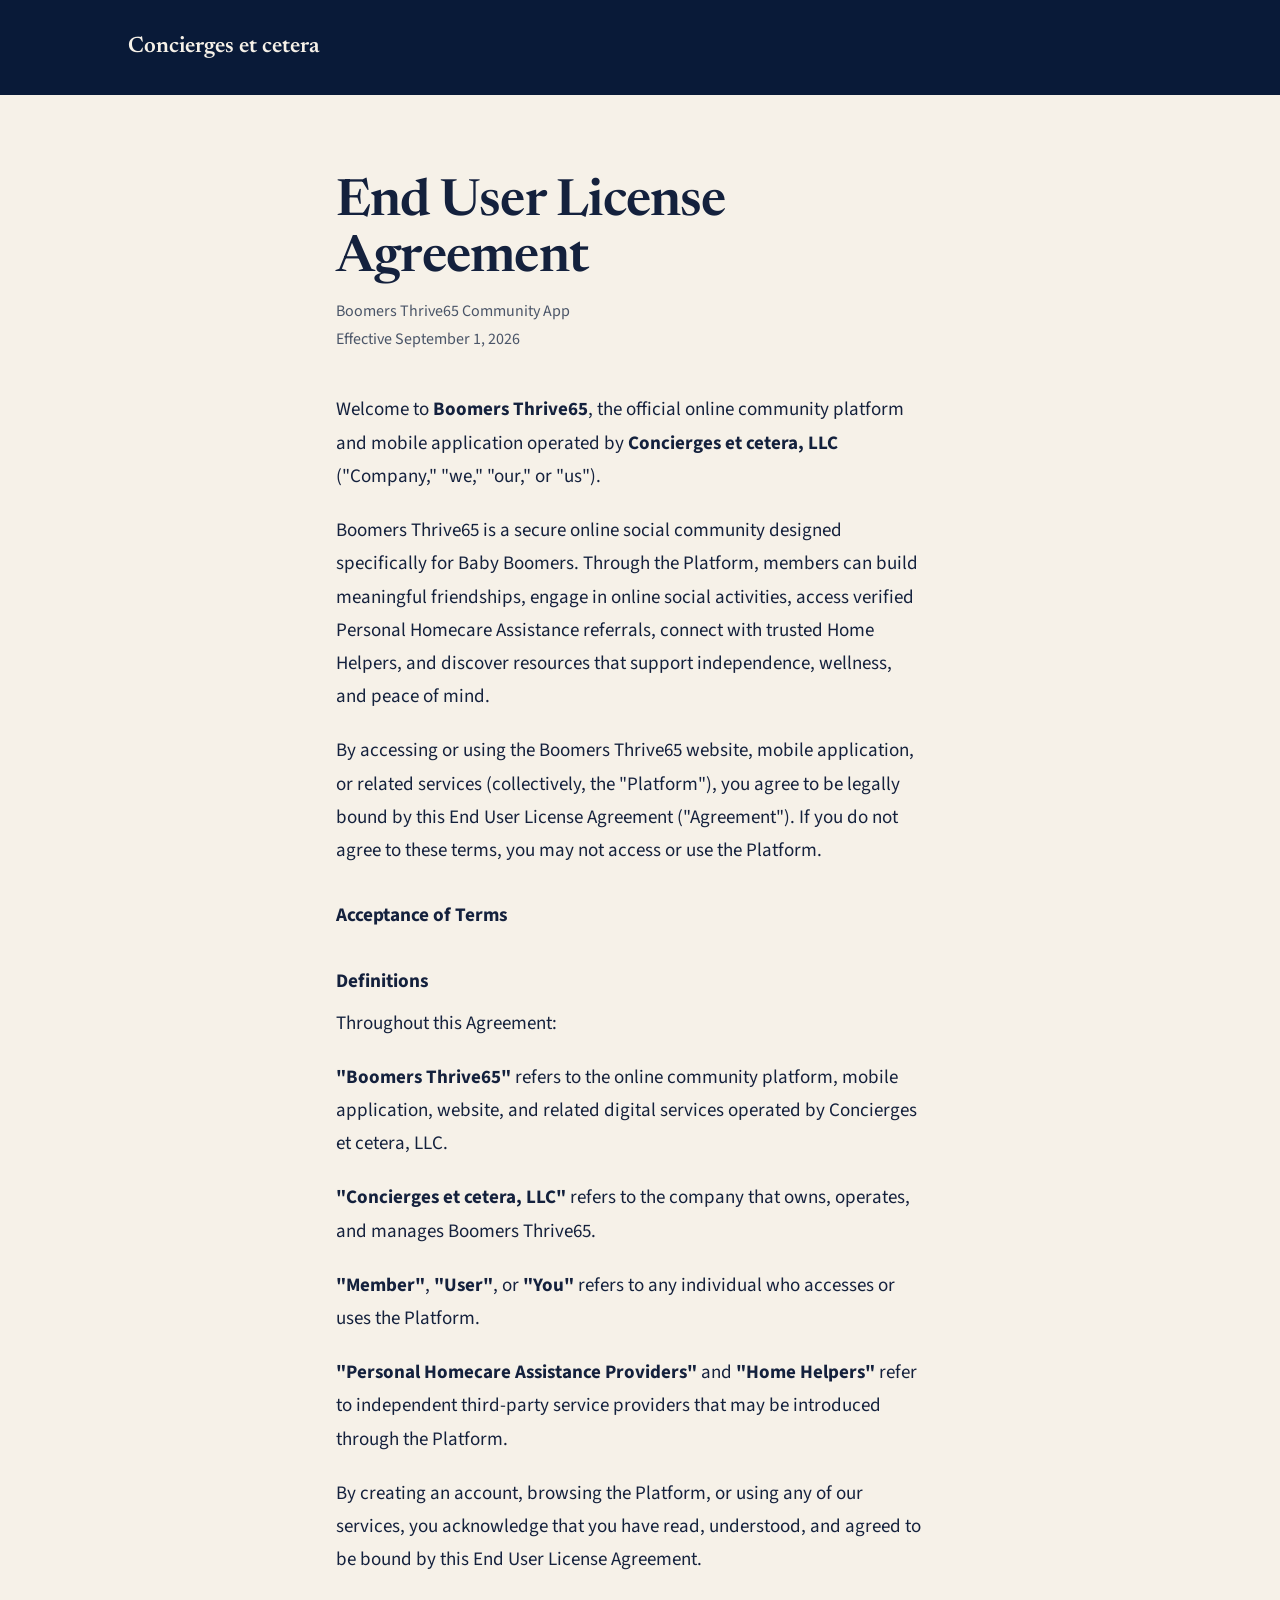
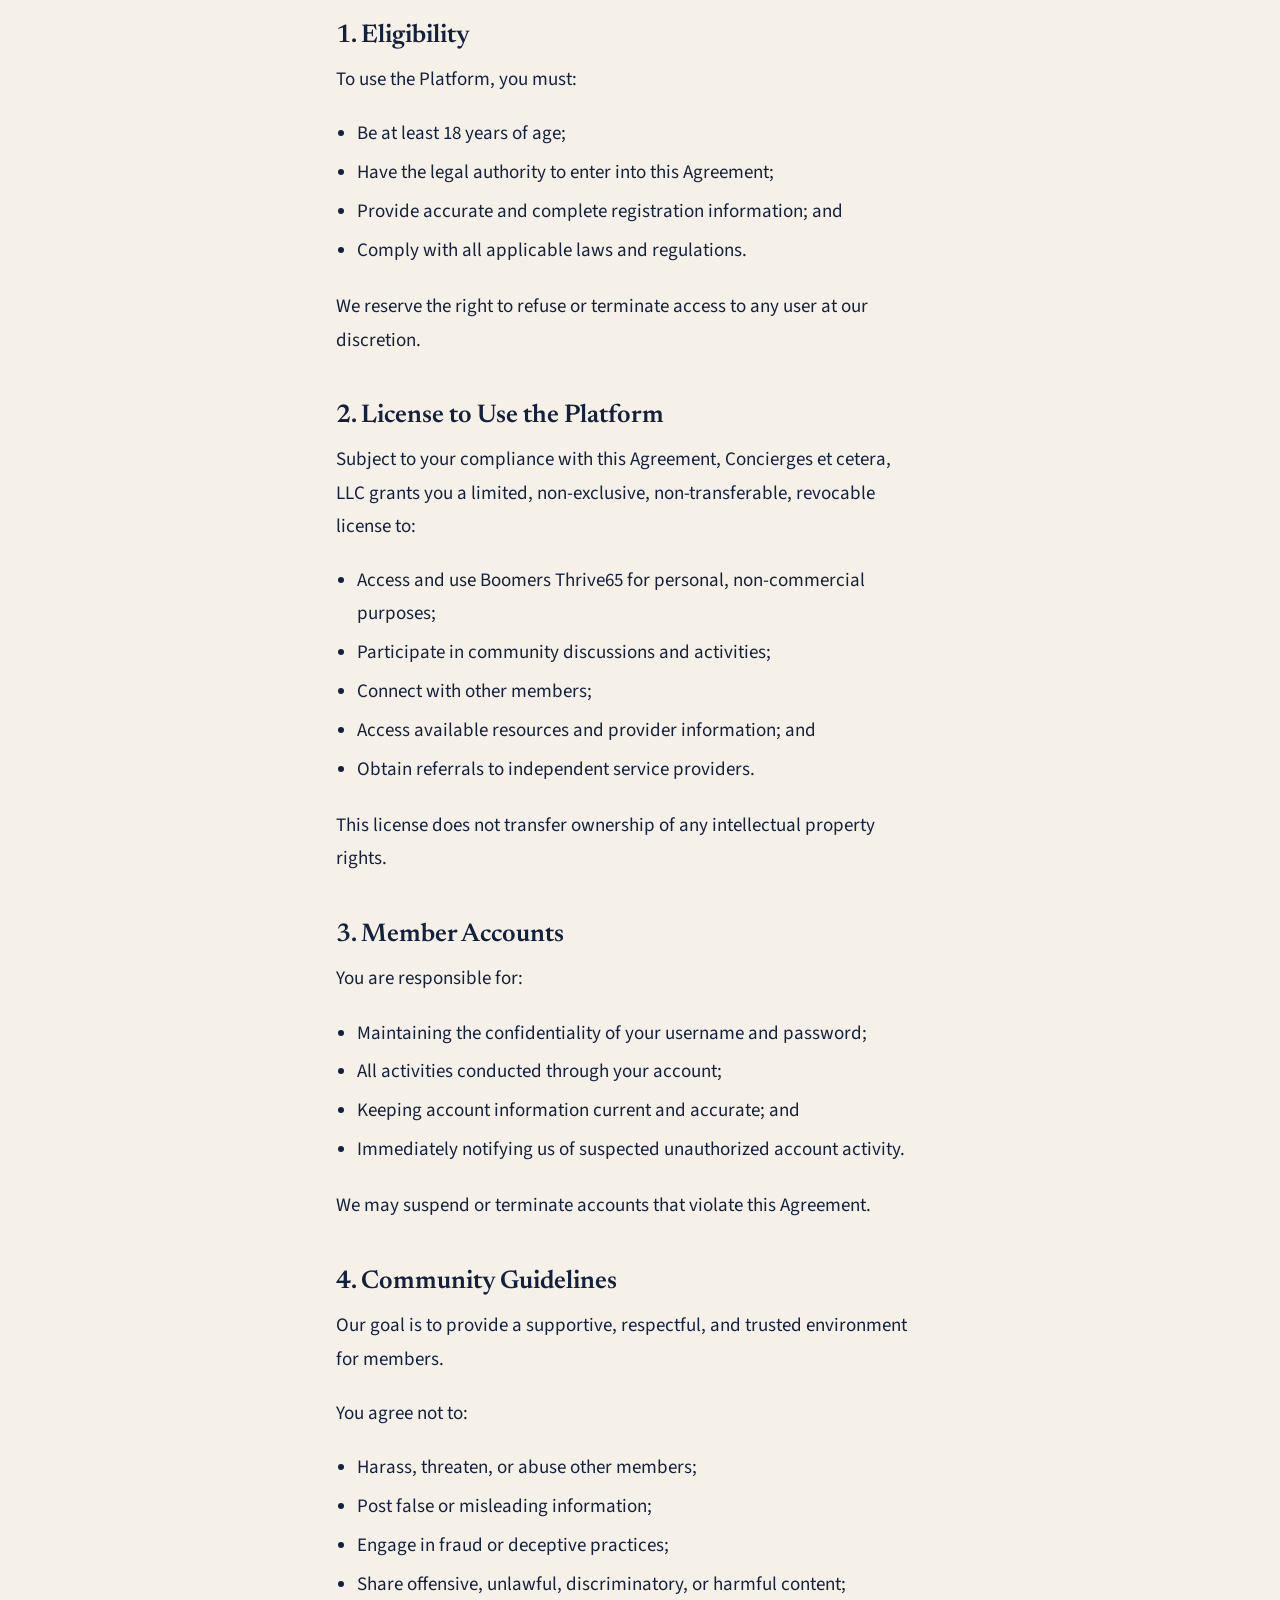
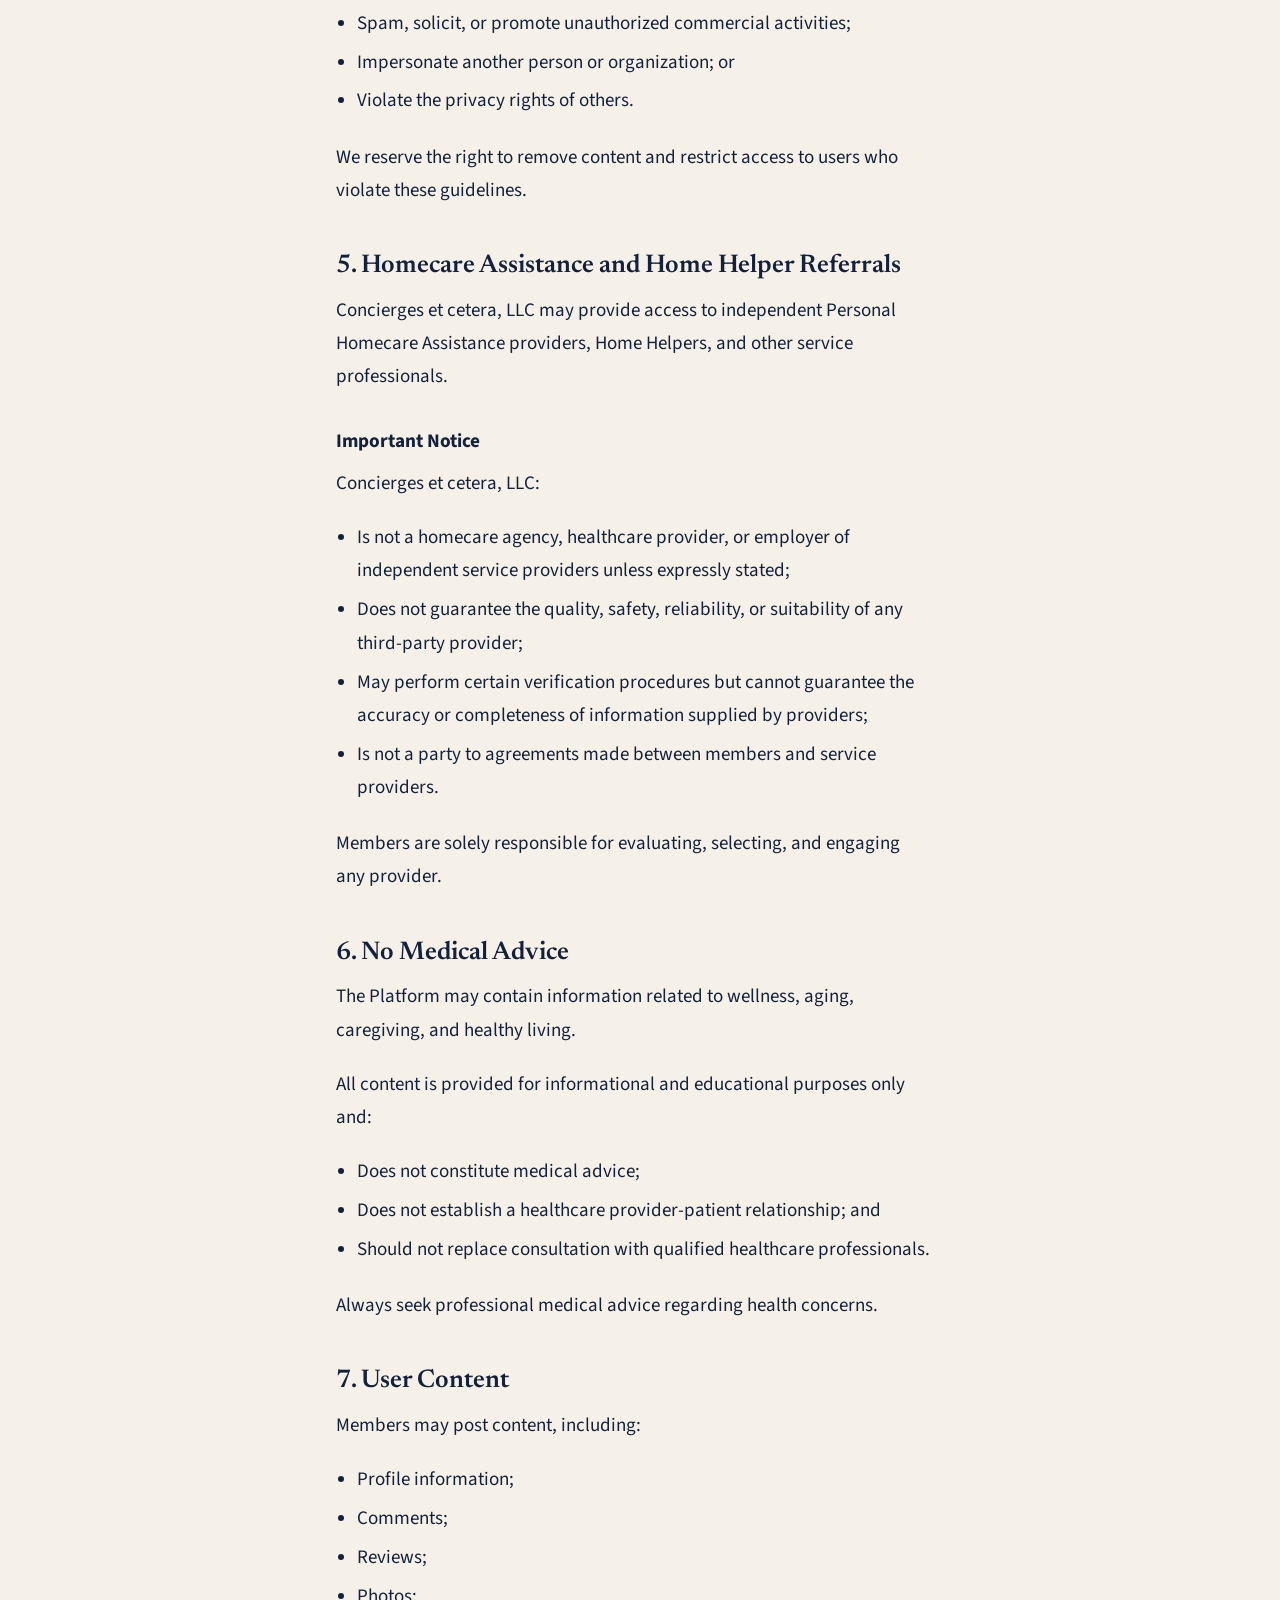
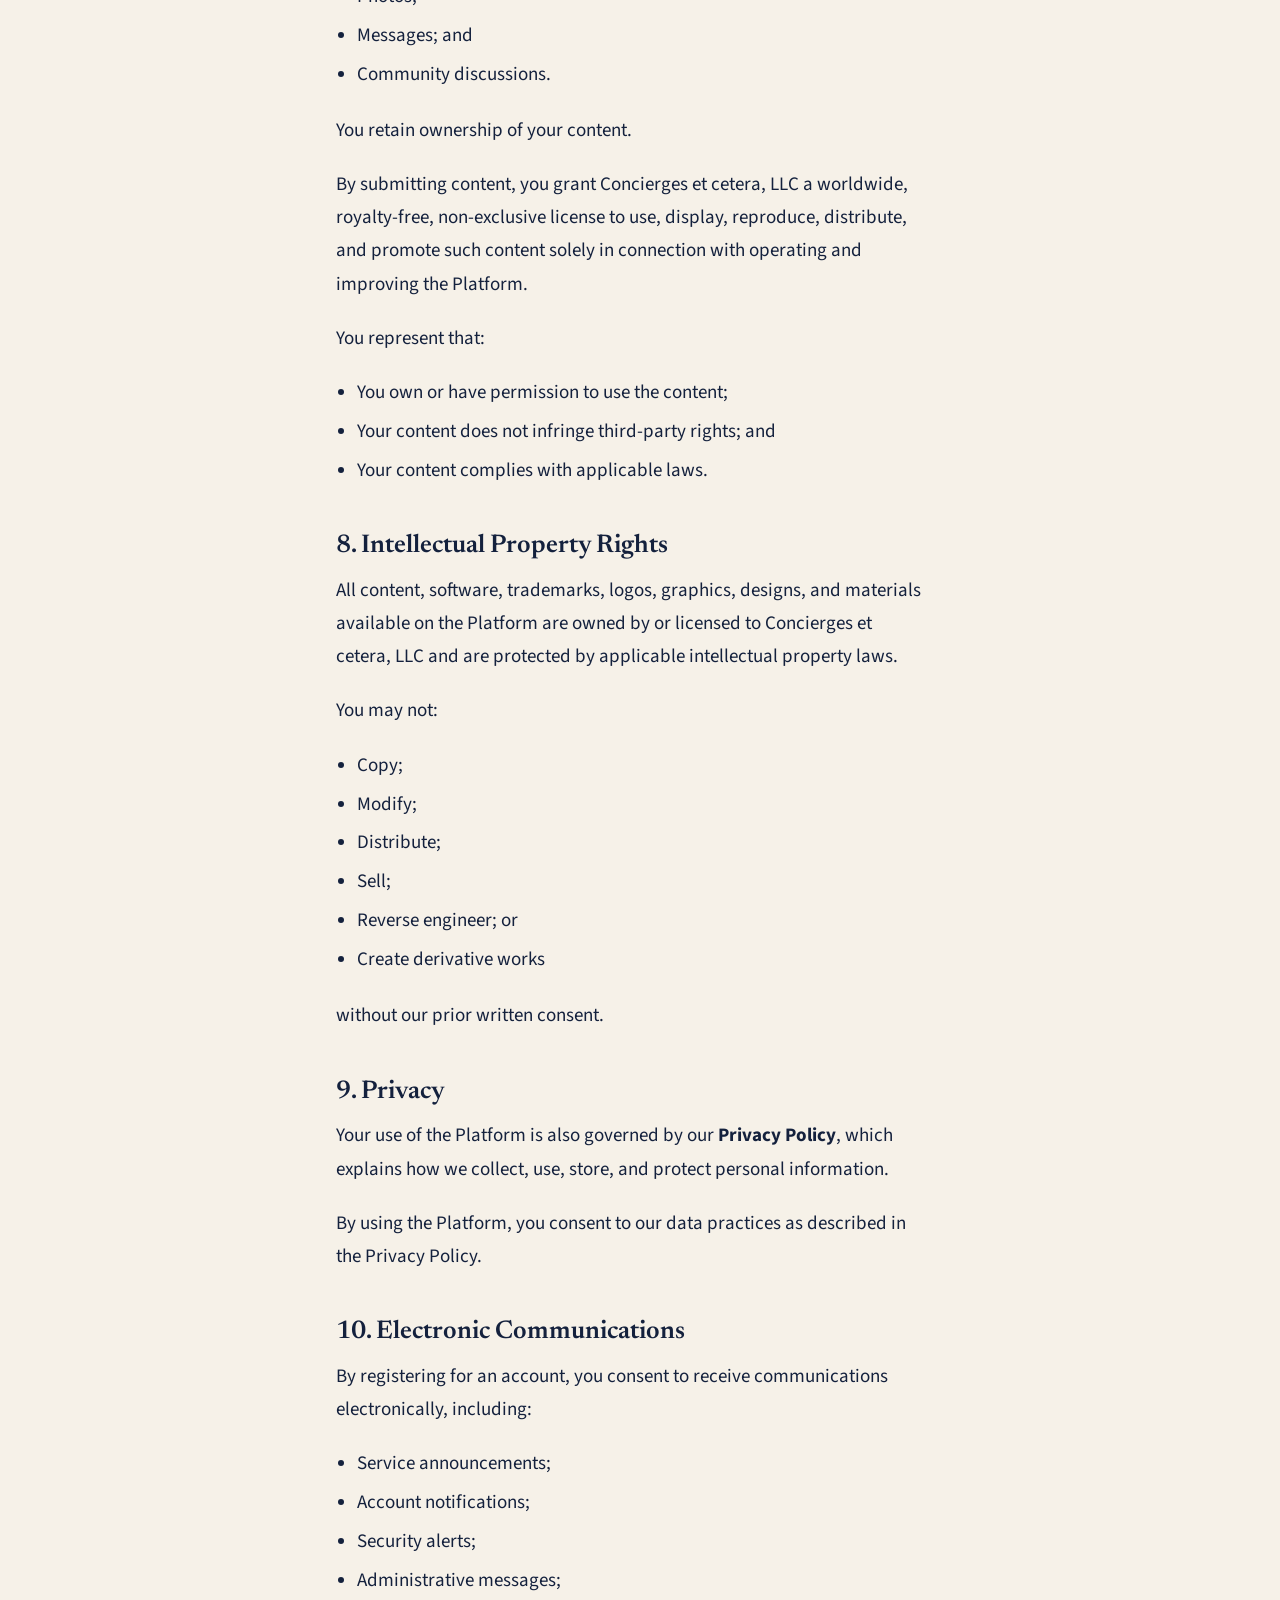
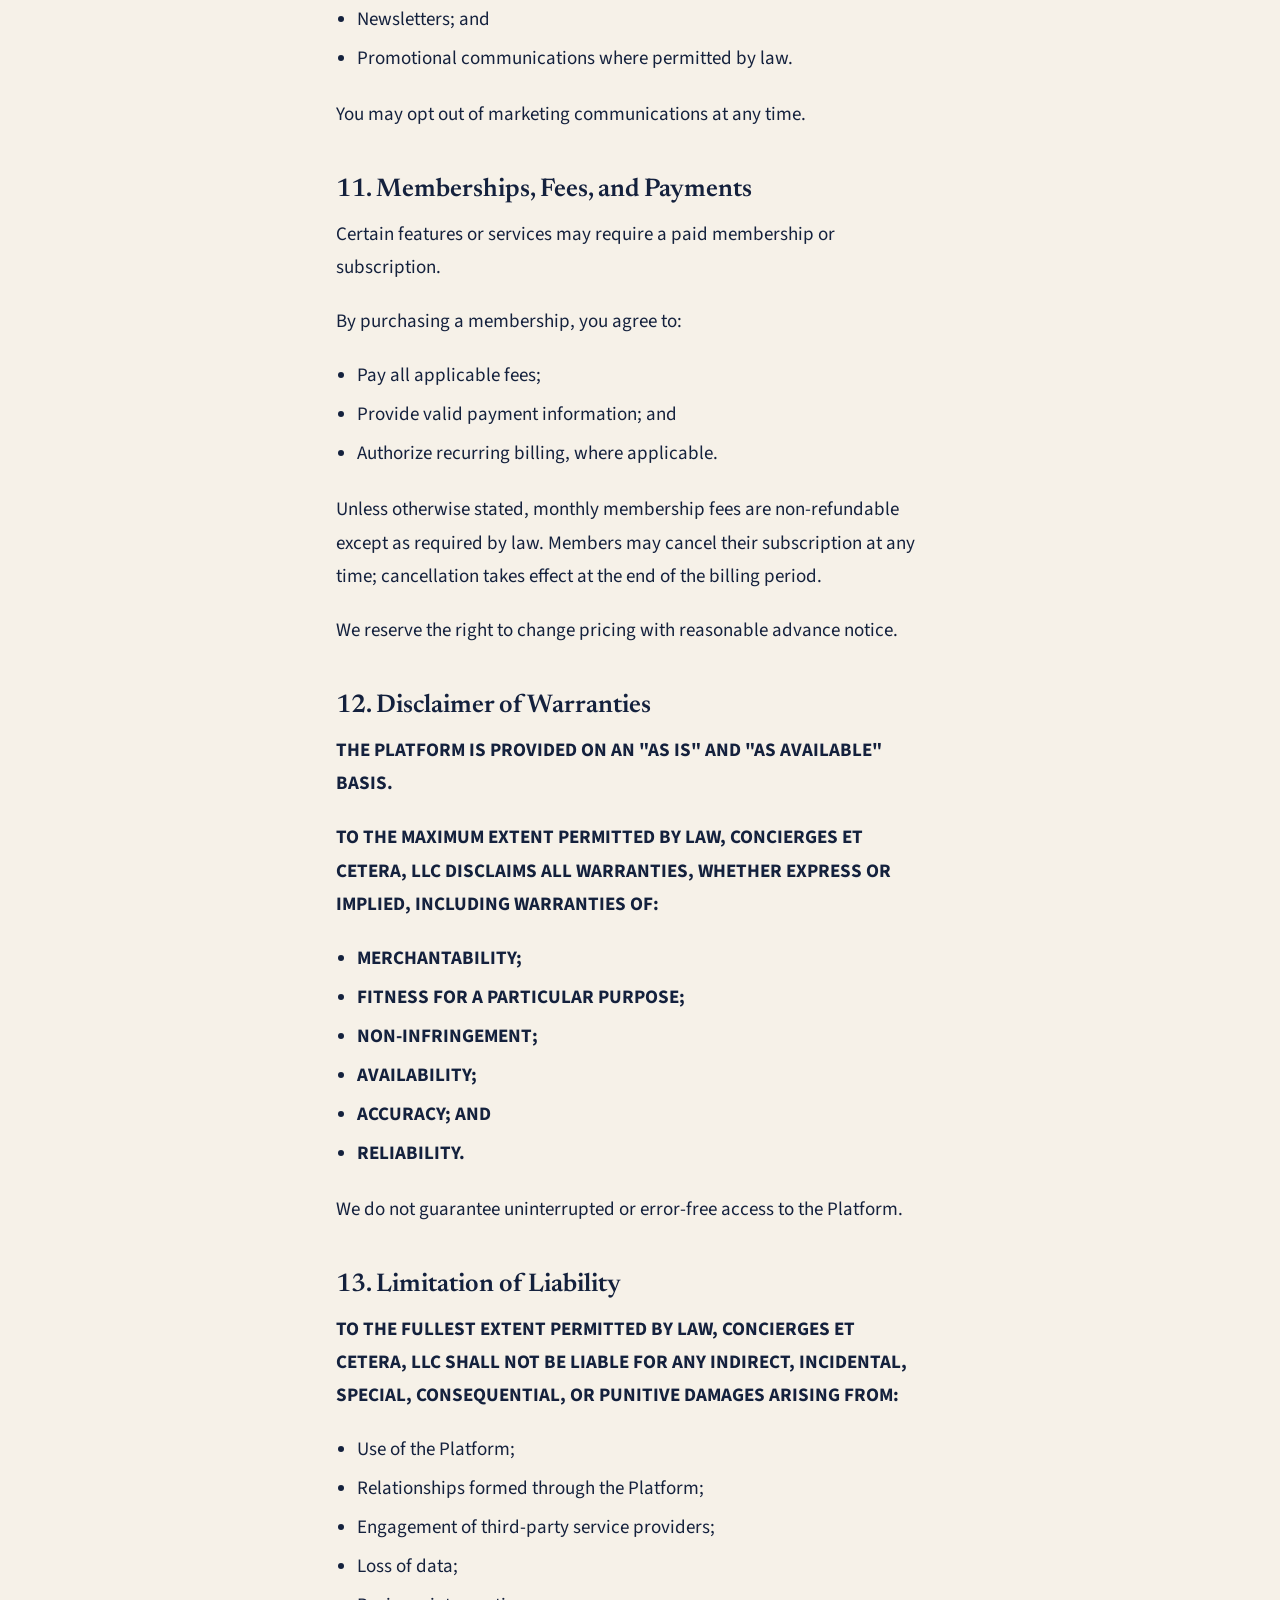
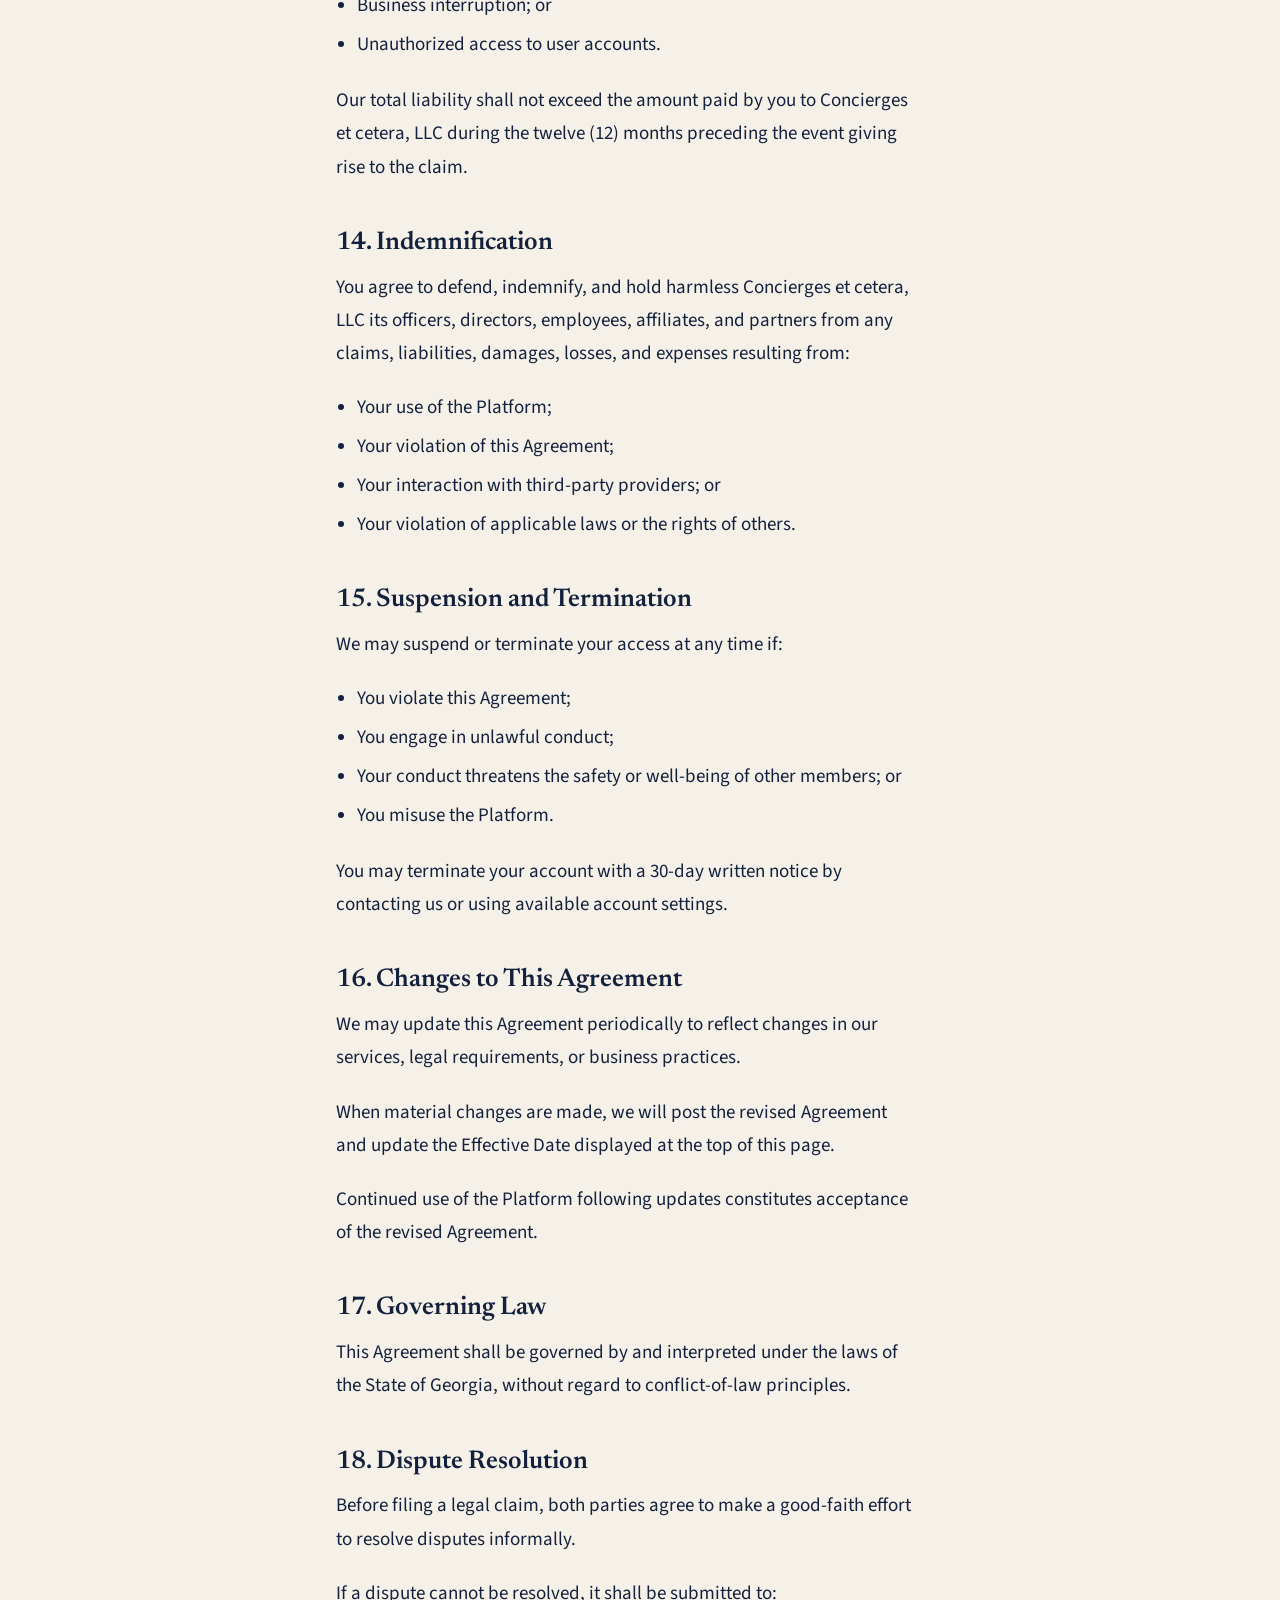
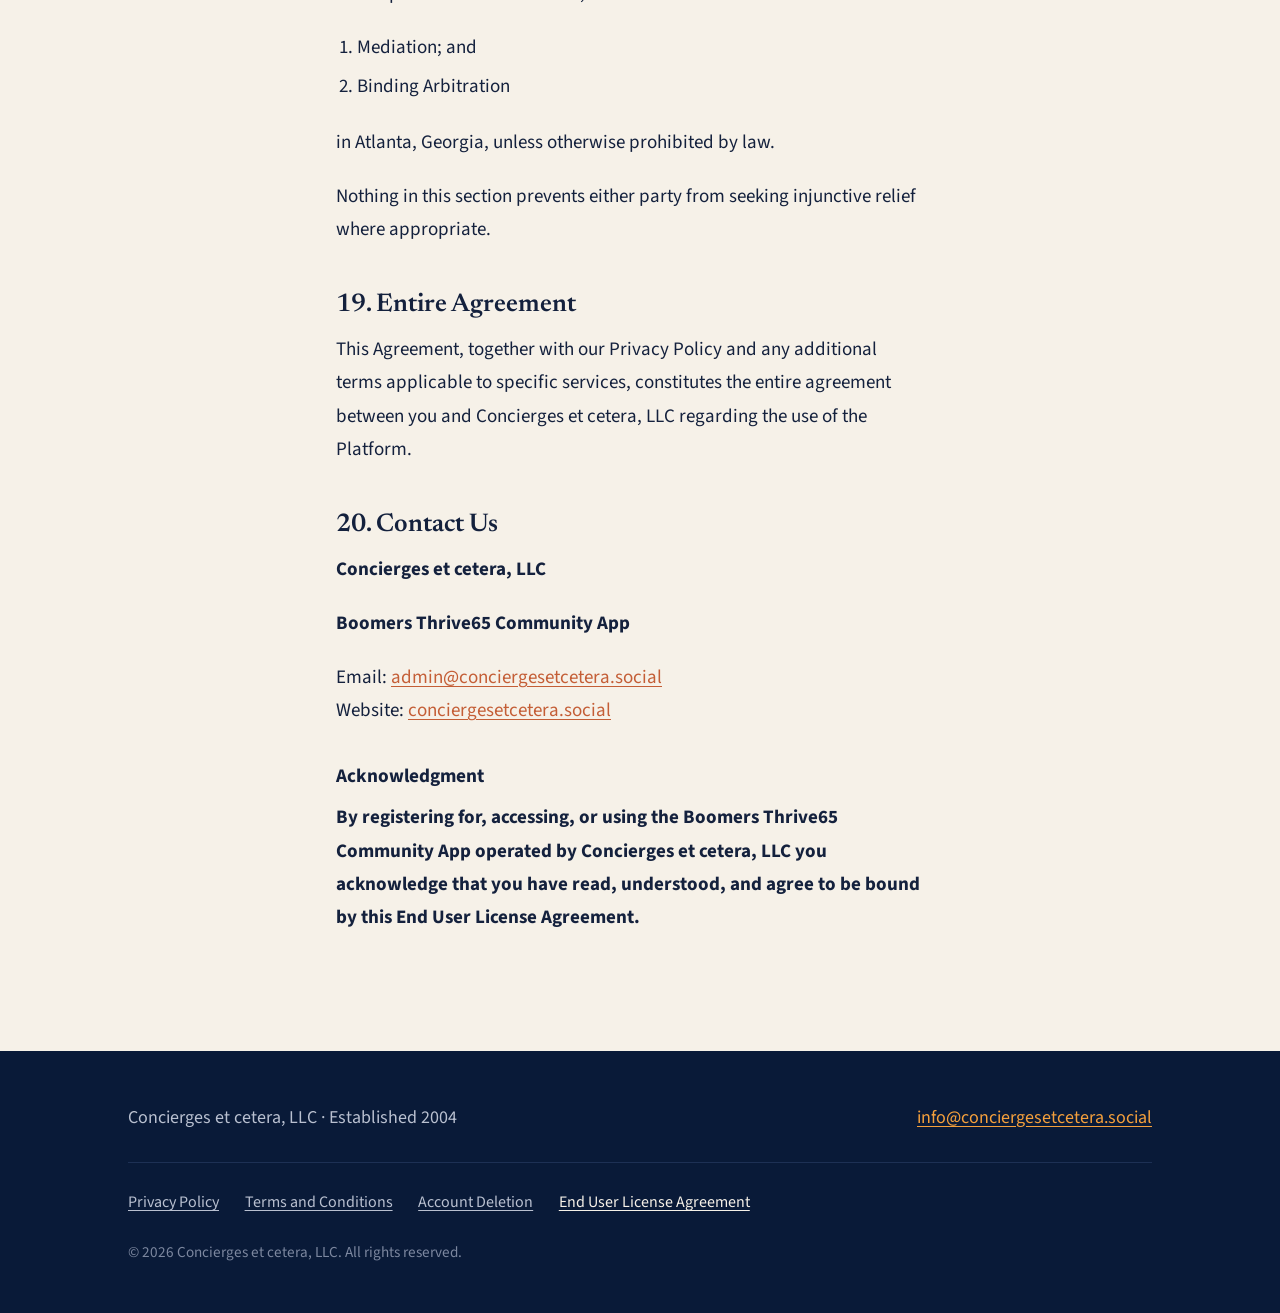
<file: eula/index.html>
<!DOCTYPE html>
<html lang="en">
<head>
<meta charset="utf-8">
<meta name="viewport" content="width=device-width, initial-scale=1">
<title>End User License Agreement — Concierges et cetera</title>
<meta name="description" content="The licence terms for using the Boomers Thrive65 app.">
<link rel="canonical" href="https://conciergesetcetera.social/eula/">

<link rel="icon" href="/assets/favicon.ico" sizes="any">
<link rel="icon" href="/assets/favicon-32.png" type="image/png">
<link rel="apple-touch-icon" href="/assets/apple-touch-icon.png">

<link rel="preconnect" href="https://fonts.googleapis.com">
<link rel="preconnect" href="https://fonts.gstatic.com" crossorigin>
<link href="https://fonts.googleapis.com/css2?family=Newsreader:opsz,wght@6..72,600&family=Source+Sans+3:wght@400;600;700&display=swap" rel="stylesheet">
<link rel="stylesheet" href="/assets/legal.css">
</head>
<body>

<header class="site-head">
  <div class="wrap"><a href="/">Concierges et cetera</a></div>
</header>

<main class="doc">
  <div class="wrap doc-inner">
    <h1>End User License Agreement</h1>
    <p class="updated">Boomers Thrive65 Community App<br>Effective September 1, 2026</p>

    <p>Welcome to <strong>Boomers Thrive65</strong>, the official online community platform and mobile application operated by <strong>Concierges et cetera, LLC</strong> ("Company," "we," "our," or "us").</p>
<p>Boomers Thrive65 is a secure online social community designed specifically for Baby Boomers. Through the Platform, members can build meaningful friendships, engage in online social activities, access verified Personal Homecare Assistance referrals, connect with trusted Home Helpers, and discover resources that support independence, wellness, and peace of mind.</p>
<p>By accessing or using the Boomers Thrive65 website, mobile application, or related services (collectively, the "Platform"), you agree to be legally bound by this End User License Agreement ("Agreement"). If you do not agree to these terms, you may not access or use the Platform.</p>
<h3>Acceptance of Terms</h3>
<h3>Definitions</h3>
<p>Throughout this Agreement:</p>
<p><strong>"Boomers Thrive65"</strong> refers to the online community platform, mobile application, website, and related digital services operated by Concierges et cetera, LLC.</p>
<p><strong>"Concierges et cetera, LLC"</strong> refers to the company that owns, operates, and manages Boomers Thrive65.</p>
<p><strong>"Member"</strong>, <strong>"User"</strong>, or <strong>"You"</strong> refers to any individual who accesses or uses the Platform.</p>
<p><strong>"Personal Homecare Assistance Providers"</strong> and <strong>"Home Helpers"</strong> refer to independent third-party service providers that may be introduced through the Platform.</p>
<p>By creating an account, browsing the Platform, or using any of our services, you acknowledge that you have read, understood, and agreed to be bound by this End User License Agreement.</p>
<h2>1. Eligibility</h2>
<p>To use the Platform, you must:</p>
<ul>
<li><p>Be at least 18 years of age;</p></li>
<li><p>Have the legal authority to enter into this Agreement;</p></li>
<li><p>Provide accurate and complete registration information; and</p></li>
<li><p>Comply with all applicable laws and regulations.</p></li>
</ul>
<p>We reserve the right to refuse or terminate access to any user at our discretion.</p>
<h2>2. License to Use the Platform</h2>
<p>Subject to your compliance with this Agreement, Concierges et cetera, LLC grants you a limited, non-exclusive, non-transferable, revocable license to:</p>
<ul>
<li><p>Access and use Boomers Thrive65 for personal, non-commercial purposes;</p></li>
<li><p>Participate in community discussions and activities;</p></li>
<li><p>Connect with other members;</p></li>
<li><p>Access available resources and provider information; and</p></li>
<li><p>Obtain referrals to independent service providers.</p></li>
</ul>
<p>This license does not transfer ownership of any intellectual property rights.</p>
<h2>3. Member Accounts</h2>
<p>You are responsible for:</p>
<ul>
<li><p>Maintaining the confidentiality of your username and password;</p></li>
<li><p>All activities conducted through your account;</p></li>
<li><p>Keeping account information current and accurate; and</p></li>
<li><p>Immediately notifying us of suspected unauthorized account activity.</p></li>
</ul>
<p>We may suspend or terminate accounts that violate this Agreement.</p>
<h2>4. Community Guidelines</h2>
<p>Our goal is to provide a supportive, respectful, and trusted environment for members.</p>
<p>You agree not to:</p>
<ul>
<li><p>Harass, threaten, or abuse other members;</p></li>
<li><p>Post false or misleading information;</p></li>
<li><p>Engage in fraud or deceptive practices;</p></li>
<li><p>Share offensive, unlawful, discriminatory, or harmful content;</p></li>
<li><p>Spam, solicit, or promote unauthorized commercial activities;</p></li>
<li><p>Impersonate another person or organization; or</p></li>
<li><p>Violate the privacy rights of others.</p></li>
</ul>
<p>We reserve the right to remove content and restrict access to users who violate these guidelines.</p>
<h2>5. Homecare Assistance and Home Helper Referrals</h2>
<p>Concierges et cetera, LLC may provide access to independent Personal Homecare Assistance providers, Home Helpers, and other service professionals.</p>
<h3>Important Notice</h3>
<p>Concierges et cetera, LLC:</p>
<ul>
<li><p>Is not a homecare agency, healthcare provider, or employer of independent service providers unless expressly stated;</p></li>
<li><p>Does not guarantee the quality, safety, reliability, or suitability of any third-party provider;</p></li>
<li><p>May perform certain verification procedures but cannot guarantee the accuracy or completeness of information supplied by providers;</p></li>
<li><p>Is not a party to agreements made between members and service providers.</p></li>
</ul>
<p>Members are solely responsible for evaluating, selecting, and engaging any provider.</p>
<h2>6. No Medical Advice</h2>
<p>The Platform may contain information related to wellness, aging, caregiving, and healthy living.</p>
<p>All content is provided for informational and educational purposes only and:</p>
<ul>
<li><p>Does not constitute medical advice;</p></li>
<li><p>Does not establish a healthcare provider-patient relationship; and</p></li>
<li><p>Should not replace consultation with qualified healthcare professionals.</p></li>
</ul>
<p>Always seek professional medical advice regarding health concerns.</p>
<h2>7. User Content</h2>
<p>Members may post content, including:</p>
<ul>
<li><p>Profile information;</p></li>
<li><p>Comments;</p></li>
<li><p>Reviews;</p></li>
<li><p>Photos;</p></li>
<li><p>Messages; and</p></li>
<li><p>Community discussions.</p></li>
</ul>
<p>You retain ownership of your content.</p>
<p>By submitting content, you grant Concierges et cetera, LLC a worldwide, royalty-free, non-exclusive license to use, display, reproduce, distribute, and promote such content solely in connection with operating and improving the Platform.</p>
<p>You represent that:</p>
<ul>
<li><p>You own or have permission to use the content;</p></li>
<li><p>Your content does not infringe third-party rights; and</p></li>
<li><p>Your content complies with applicable laws.</p></li>
</ul>
<h2>8. Intellectual Property Rights</h2>
<p>All content, software, trademarks, logos, graphics, designs, and materials available on the Platform are owned by or licensed to Concierges et cetera, LLC and are protected by applicable intellectual property laws.</p>
<p>You may not:</p>
<ul>
<li><p>Copy;</p></li>
<li><p>Modify;</p></li>
<li><p>Distribute;</p></li>
<li><p>Sell;</p></li>
<li><p>Reverse engineer; or</p></li>
<li><p>Create derivative works</p></li>
</ul>
<p>without our prior written consent.</p>
<h2>9. Privacy</h2>
<p>Your use of the Platform is also governed by our <strong>Privacy Policy</strong>, which explains how we collect, use, store, and protect personal information.</p>
<p>By using the Platform, you consent to our data practices as described in the Privacy Policy.</p>
<h2>10. Electronic Communications</h2>
<p>By registering for an account, you consent to receive communications electronically, including:</p>
<ul>
<li><p>Service announcements;</p></li>
<li><p>Account notifications;</p></li>
<li><p>Security alerts;</p></li>
<li><p>Administrative messages;</p></li>
<li><p>Newsletters; and</p></li>
<li><p>Promotional communications where permitted by law.</p></li>
</ul>
<p>You may opt out of marketing communications at any time.</p>
<h2>11. Memberships, Fees, and Payments</h2>
<p>Certain features or services may require a paid membership or subscription.</p>
<p>By purchasing a membership, you agree to:</p>
<ul>
<li><p>Pay all applicable fees;</p></li>
<li><p>Provide valid payment information; and</p></li>
<li><p>Authorize recurring billing, where applicable.</p></li>
</ul>
<p>Unless otherwise stated, monthly membership fees are non-refundable except as required by law. Members may cancel their subscription at any time; cancellation takes effect at the end of the billing period.</p>
<p>We reserve the right to change pricing with reasonable advance notice.</p>
<h2>12. Disclaimer of Warranties</h2>
<p><strong>THE PLATFORM IS PROVIDED ON AN "AS IS" AND "AS AVAILABLE" BASIS.</strong></p>
<p><strong>TO THE MAXIMUM EXTENT PERMITTED BY LAW, CONCIERGES ET CETERA, LLC DISCLAIMS ALL WARRANTIES, WHETHER EXPRESS OR IMPLIED, INCLUDING WARRANTIES OF:</strong></p>
<ul>
<li><p><strong>MERCHANTABILITY;</strong></p></li>
<li><p><strong>FITNESS FOR A PARTICULAR PURPOSE;</strong></p></li>
<li><p><strong>NON-INFRINGEMENT;</strong></p></li>
<li><p><strong>AVAILABILITY;</strong></p></li>
<li><p><strong>ACCURACY; AND</strong></p></li>
<li><p><strong>RELIABILITY.</strong></p></li>
</ul>
<p>We do not guarantee uninterrupted or error-free access to the Platform.</p>
<h2>13. Limitation of Liability</h2>
<p><strong>TO THE FULLEST EXTENT PERMITTED BY LAW, CONCIERGES ET CETERA, LLC SHALL NOT BE LIABLE FOR ANY INDIRECT, INCIDENTAL, SPECIAL, CONSEQUENTIAL, OR PUNITIVE DAMAGES ARISING FROM:</strong></p>
<ul>
<li><p>Use of the Platform;</p></li>
<li><p>Relationships formed through the Platform;</p></li>
<li><p>Engagement of third-party service providers;</p></li>
<li><p>Loss of data;</p></li>
<li><p>Business interruption; or</p></li>
<li><p>Unauthorized access to user accounts.</p></li>
</ul>
<p>Our total liability shall not exceed the amount paid by you to Concierges et cetera, LLC during the twelve (12) months preceding the event giving rise to the claim.</p>
<h2>14. Indemnification</h2>
<p>You agree to defend, indemnify, and hold harmless Concierges et cetera, LLC its officers, directors, employees, affiliates, and partners from any claims, liabilities, damages, losses, and expenses resulting from:</p>
<ul>
<li><p>Your use of the Platform;</p></li>
<li><p>Your violation of this Agreement;</p></li>
<li><p>Your interaction with third-party providers; or</p></li>
<li><p>Your violation of applicable laws or the rights of others.</p></li>
</ul>
<h2>15. Suspension and Termination</h2>
<p>We may suspend or terminate your access at any time if:</p>
<ul>
<li><p>You violate this Agreement;</p></li>
<li><p>You engage in unlawful conduct;</p></li>
<li><p>Your conduct threatens the safety or well-being of other members; or</p></li>
<li><p>You misuse the Platform.</p></li>
</ul>
<p>You may terminate your account with a 30-day written notice by contacting us or using available account settings.</p>
<h2>16. Changes to This Agreement</h2>
<p>We may update this Agreement periodically to reflect changes in our services, legal requirements, or business practices.</p>
<p>When material changes are made, we will post the revised Agreement and update the Effective Date displayed at the top of this page.</p>
<p>Continued use of the Platform following updates constitutes acceptance of the revised Agreement.</p>
<h2>17. Governing Law</h2>
<p>This Agreement shall be governed by and interpreted under the laws of the State of Georgia, without regard to conflict-of-law principles.</p>
<h2>18. Dispute Resolution</h2>
<p>Before filing a legal claim, both parties agree to make a good-faith effort to resolve disputes informally.</p>
<p>If a dispute cannot be resolved, it shall be submitted to:</p>
<ol type="1">
<li><p>Mediation; and</p></li>
<li><p>Binding Arbitration</p></li>
</ol>
<p>in Atlanta, Georgia, unless otherwise prohibited by law.</p>
<p>Nothing in this section prevents either party from seeking injunctive relief where appropriate.</p>
<h2>19. Entire Agreement</h2>
<p>This Agreement, together with our Privacy Policy and any additional terms applicable to specific services, constitutes the entire agreement between you and Concierges et cetera, LLC regarding the use of the Platform.</p>
<h2>20. Contact Us</h2>
<p><strong>Concierges et cetera, LLC</strong></p>
<p><strong>Boomers Thrive65 Community App</strong></p>
<p>Email: <a href="mailto:admin@conciergesetcetera.social">admin@conciergesetcetera.social</a><br/>Website: <a href="https://conciergesetcetera.social/">conciergesetcetera.social</a></p>
<h3>Acknowledgment</h3>
<p><strong>By registering for, accessing, or using the Boomers Thrive65 Community App operated by Concierges et cetera, LLC you acknowledge that you have read, understood, and agree to be bound by this End User License Agreement.</strong></p>

  </div>
</main>

<footer>
  <div class="wrap">
    <div class="foot-main">
      <div>Concierges et cetera, LLC &middot; Established 2004</div>
      <div><a href="mailto:info@conciergesetcetera.social">info@conciergesetcetera.social</a></div>
    </div>
    <ul class="legal-links">
        <li><a href="/privacy-policy/">Privacy Policy</a></li>
        <li><a href="/terms-and-conditions/">Terms and Conditions</a></li>
        <li><a href="/account-deletion/">Account Deletion</a></li>
        <li><a href="/eula/" aria-current="page">End User License Agreement</a></li>
    </ul>
    <div class="fine">&copy; <span id="yr">2026</span> Concierges et cetera, LLC. All rights reserved.</div>
  </div>
</footer>

<script>document.getElementById('yr').textContent = new Date().getFullYear();</script>
</body>
</html>
</file>
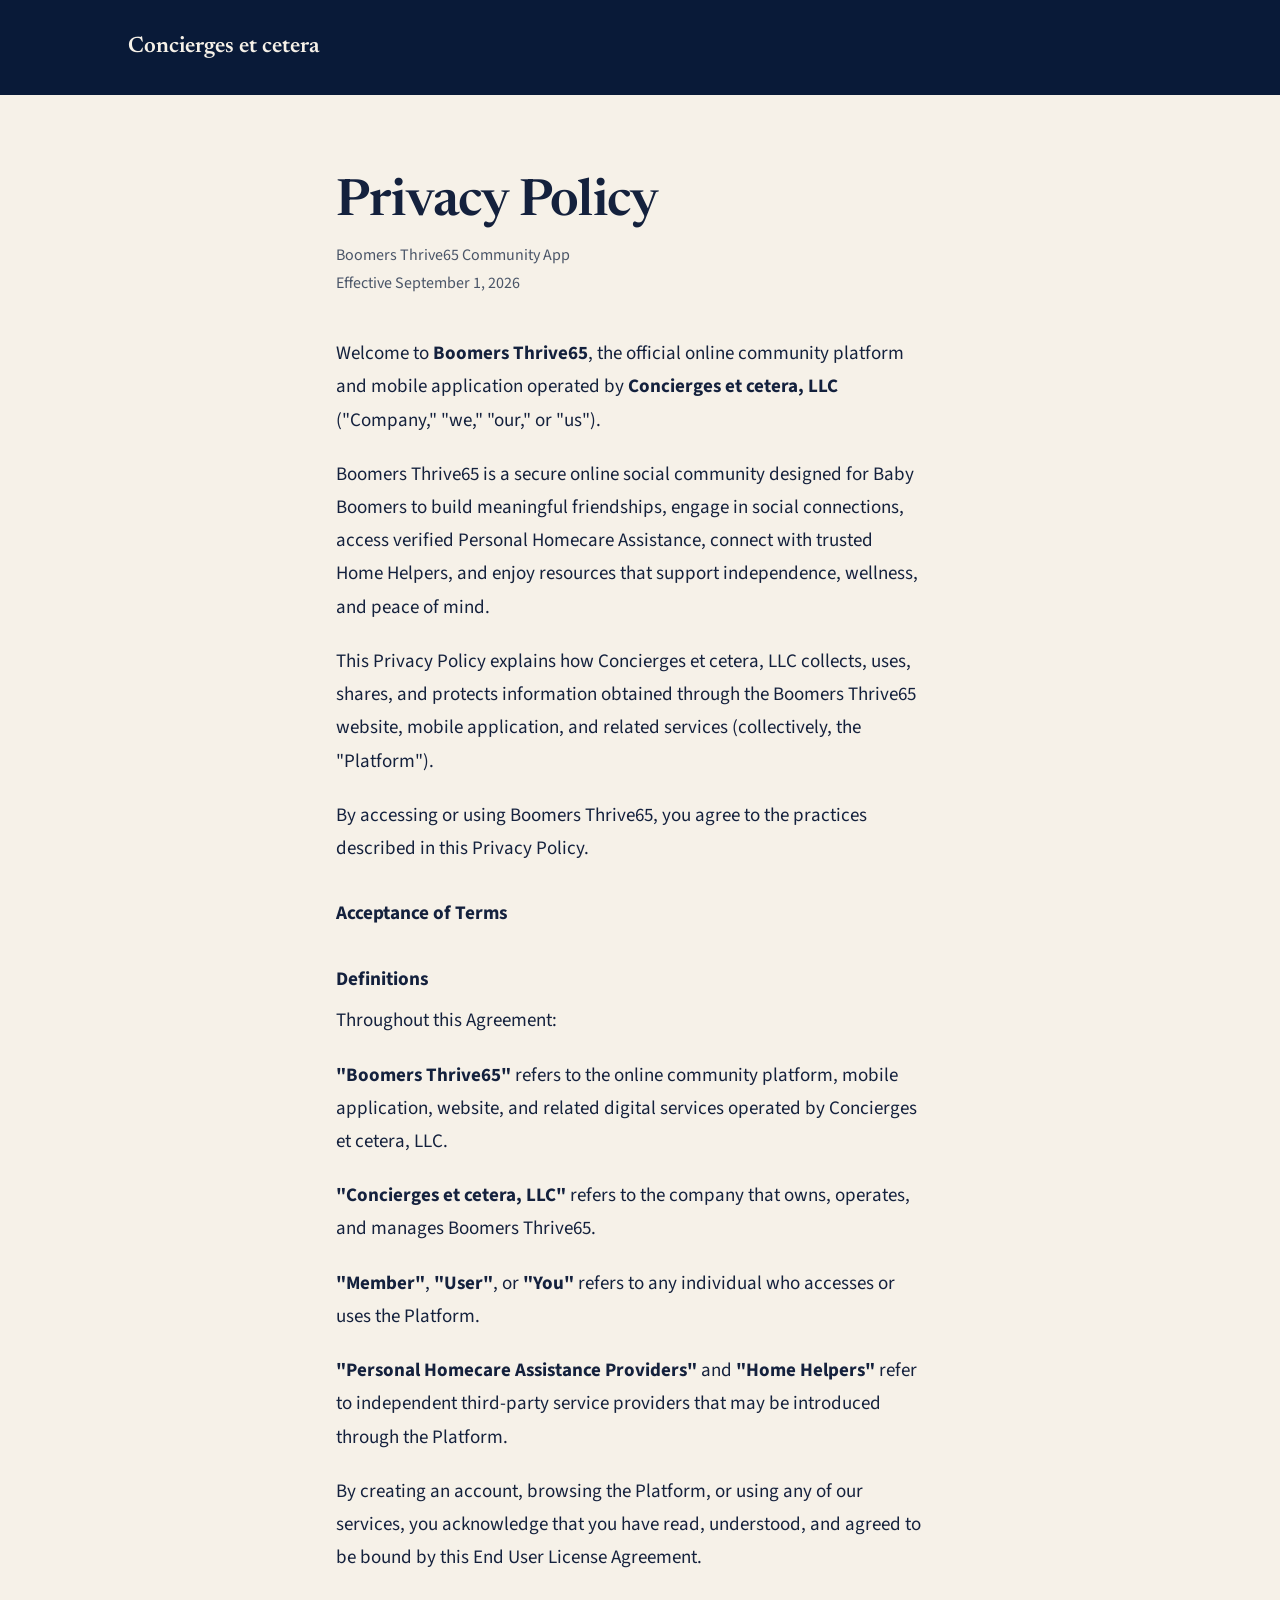
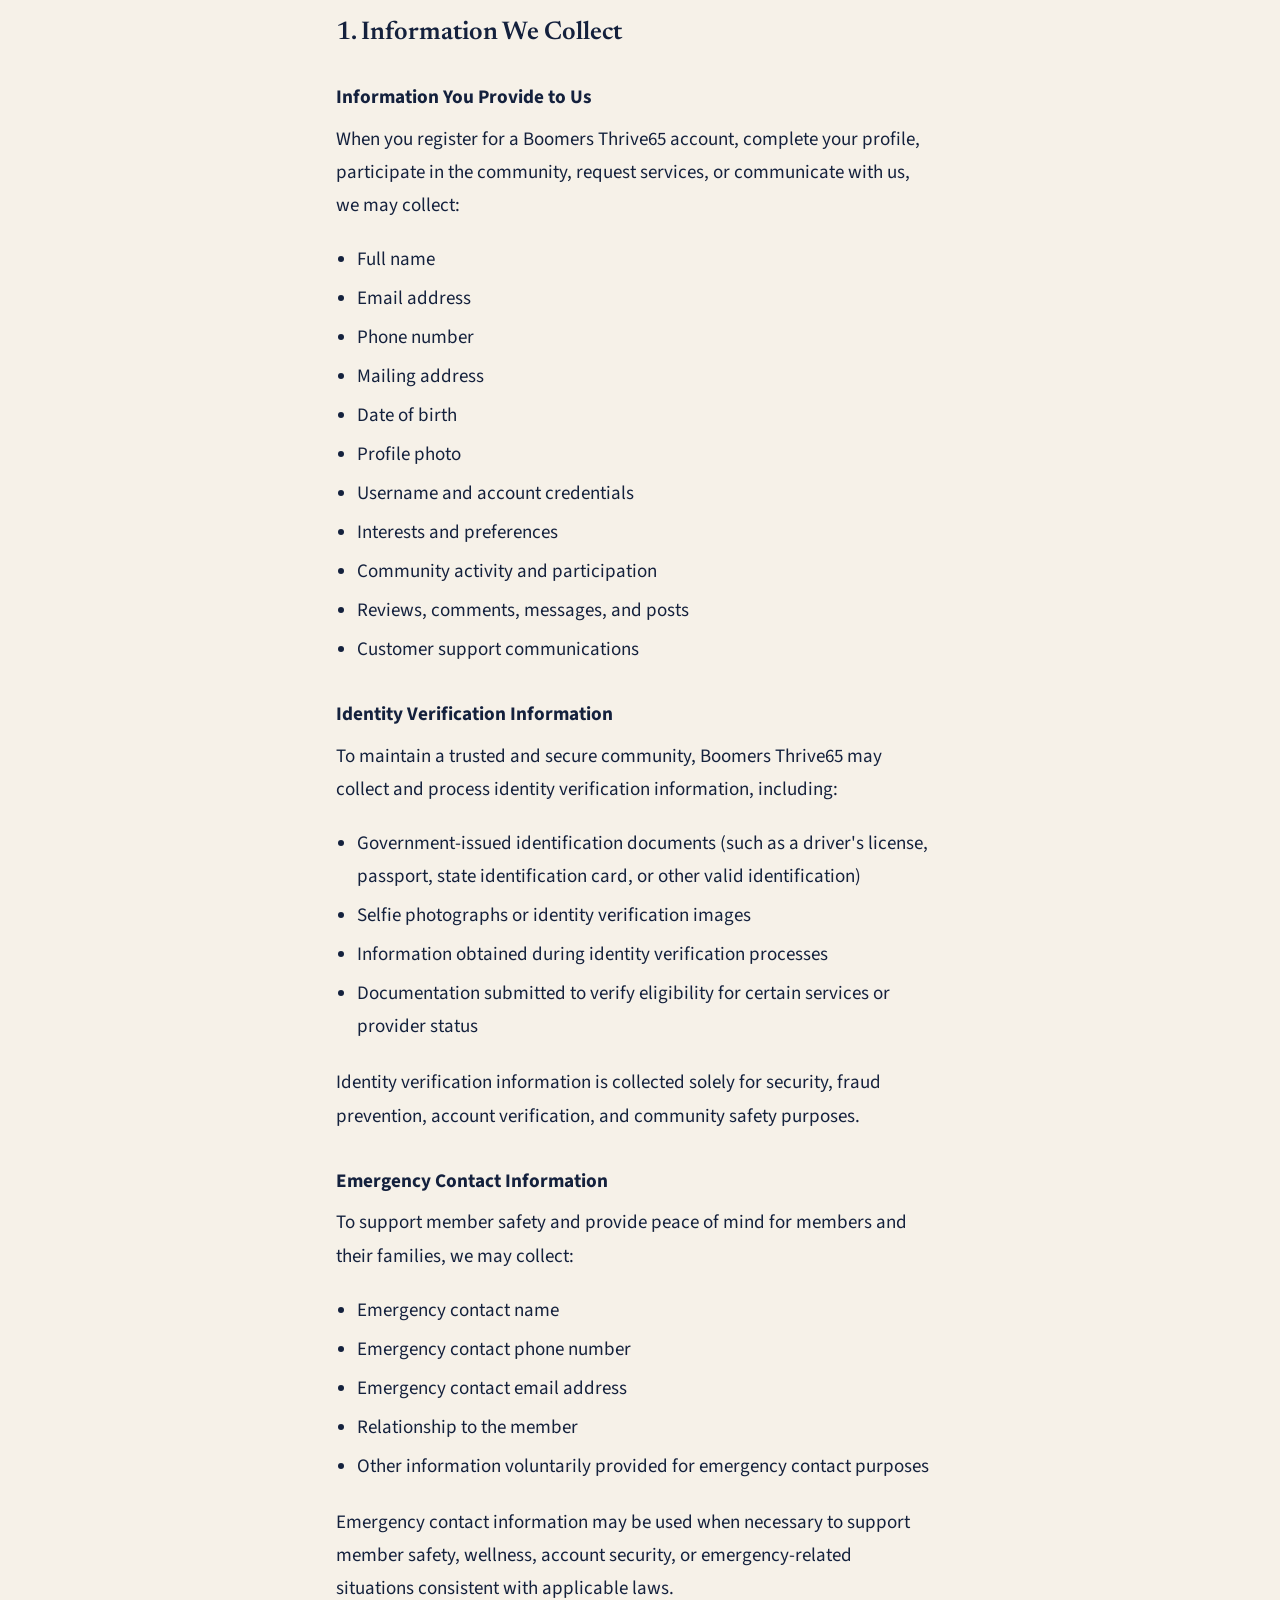
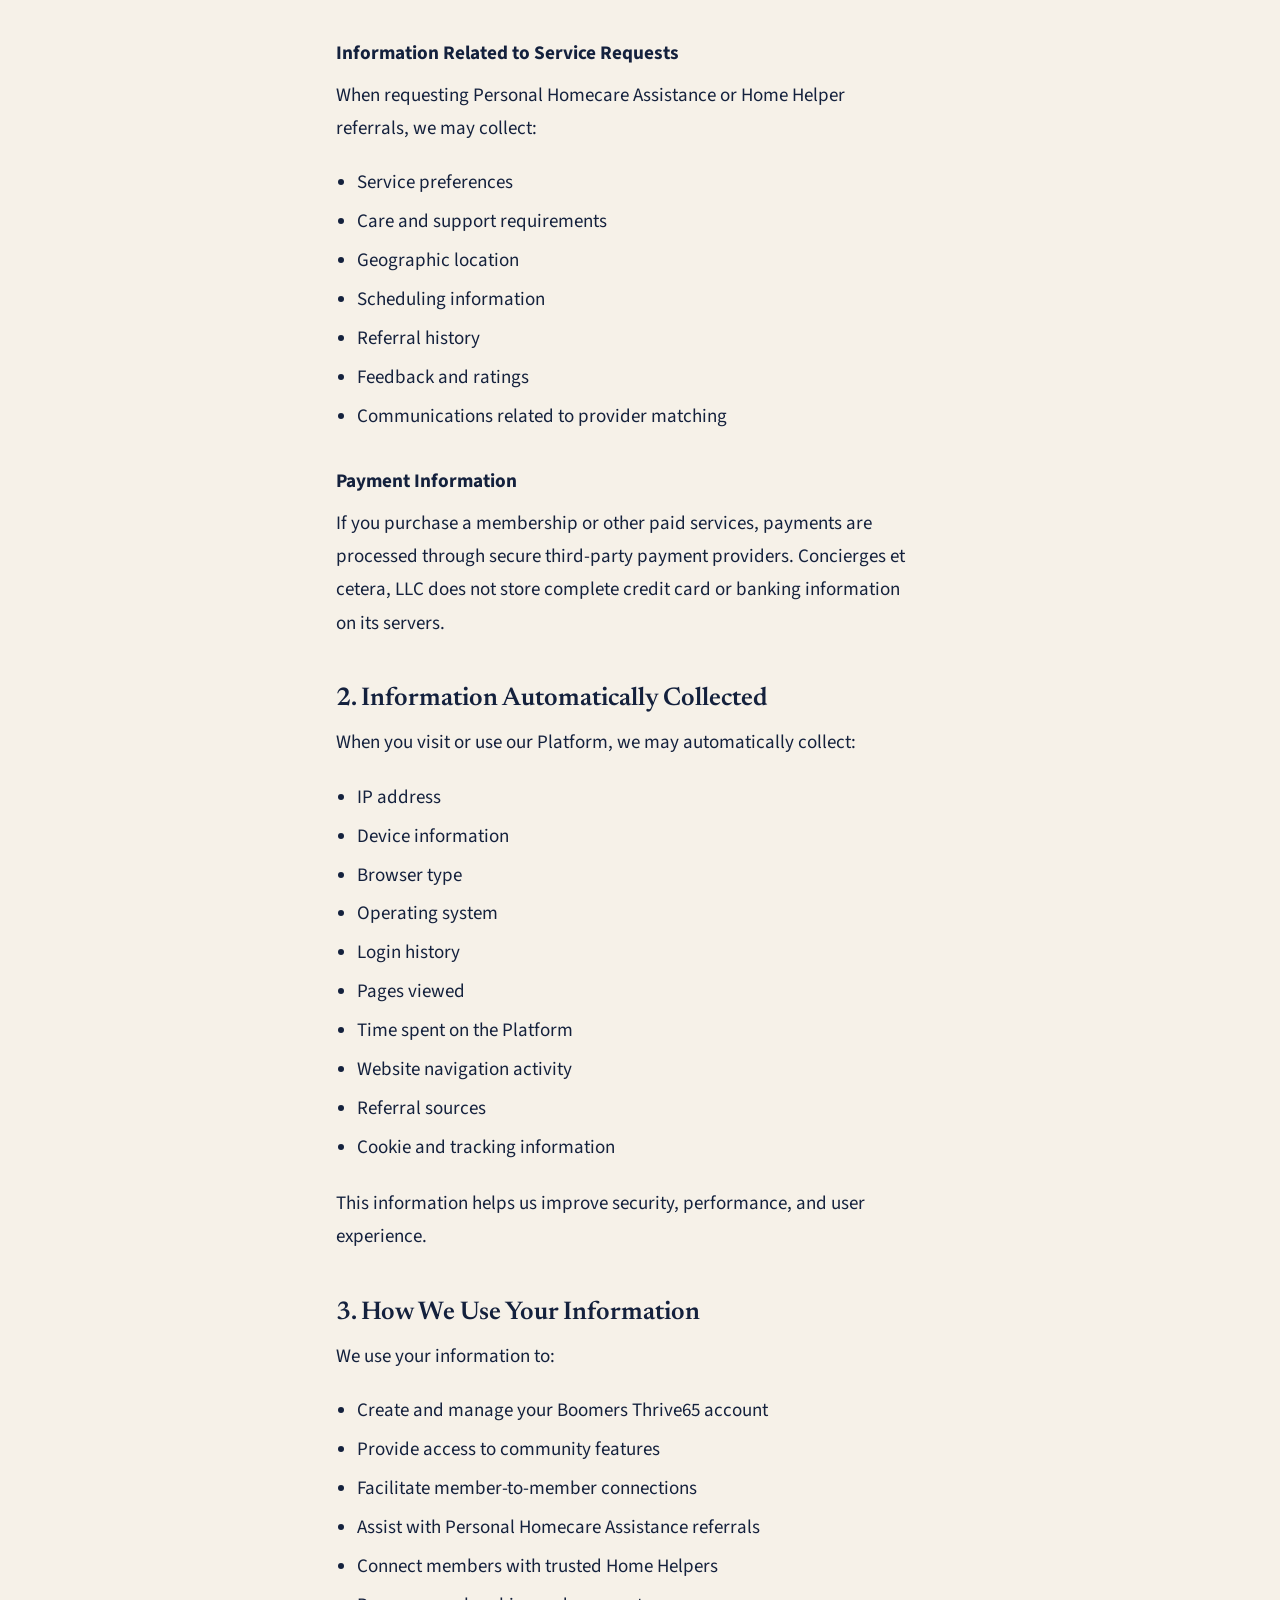
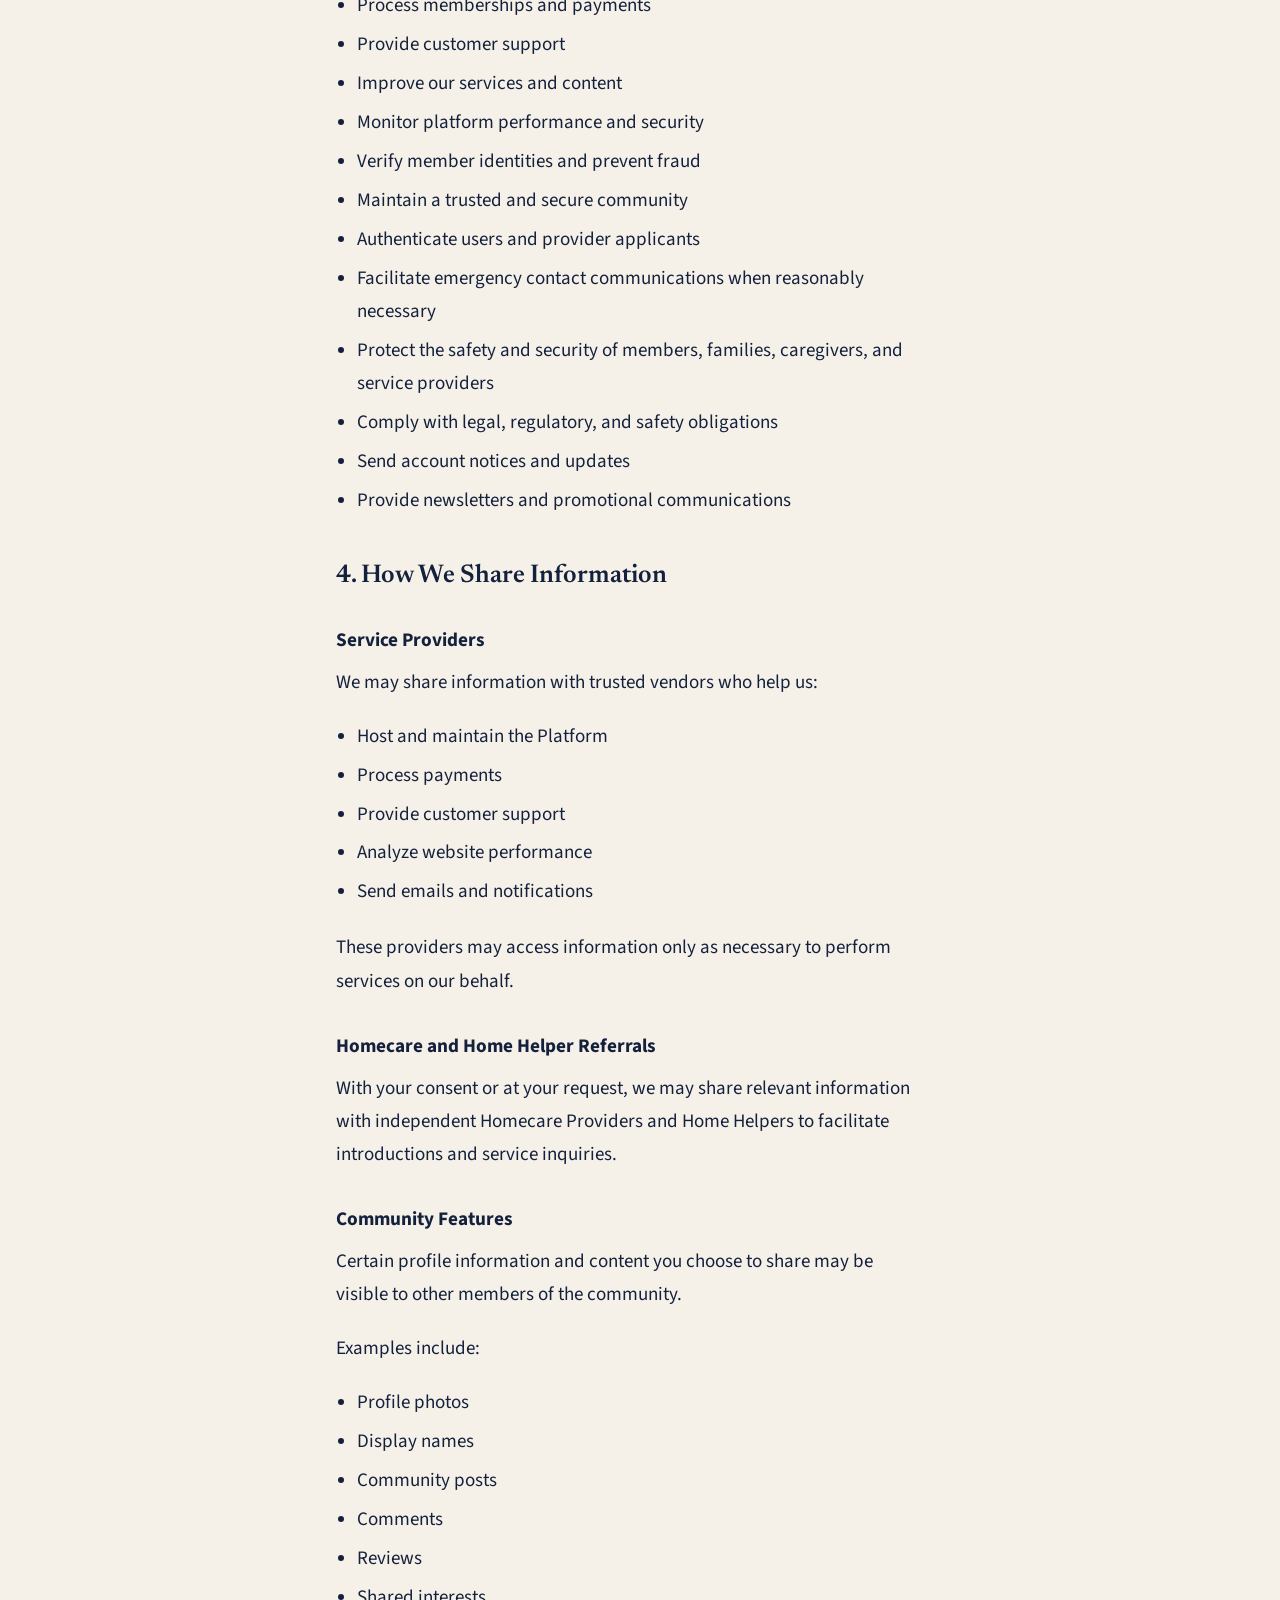
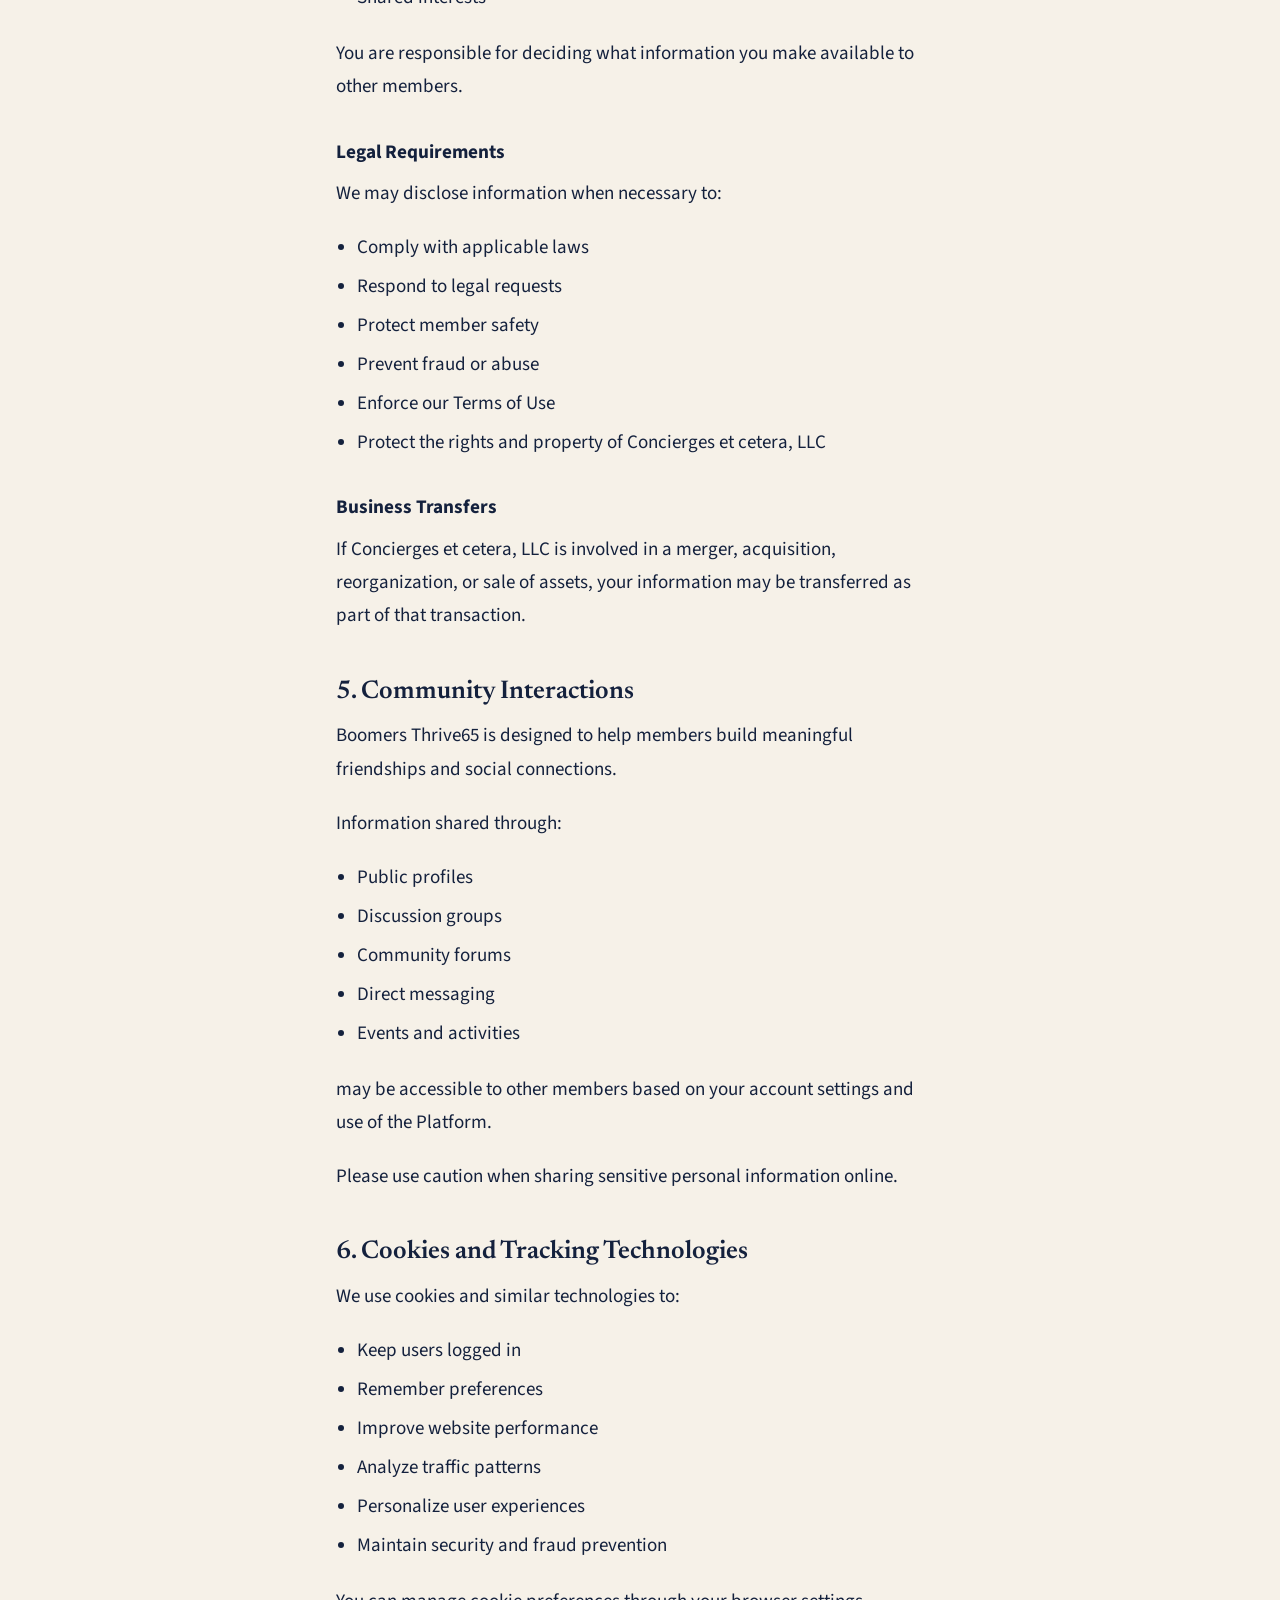
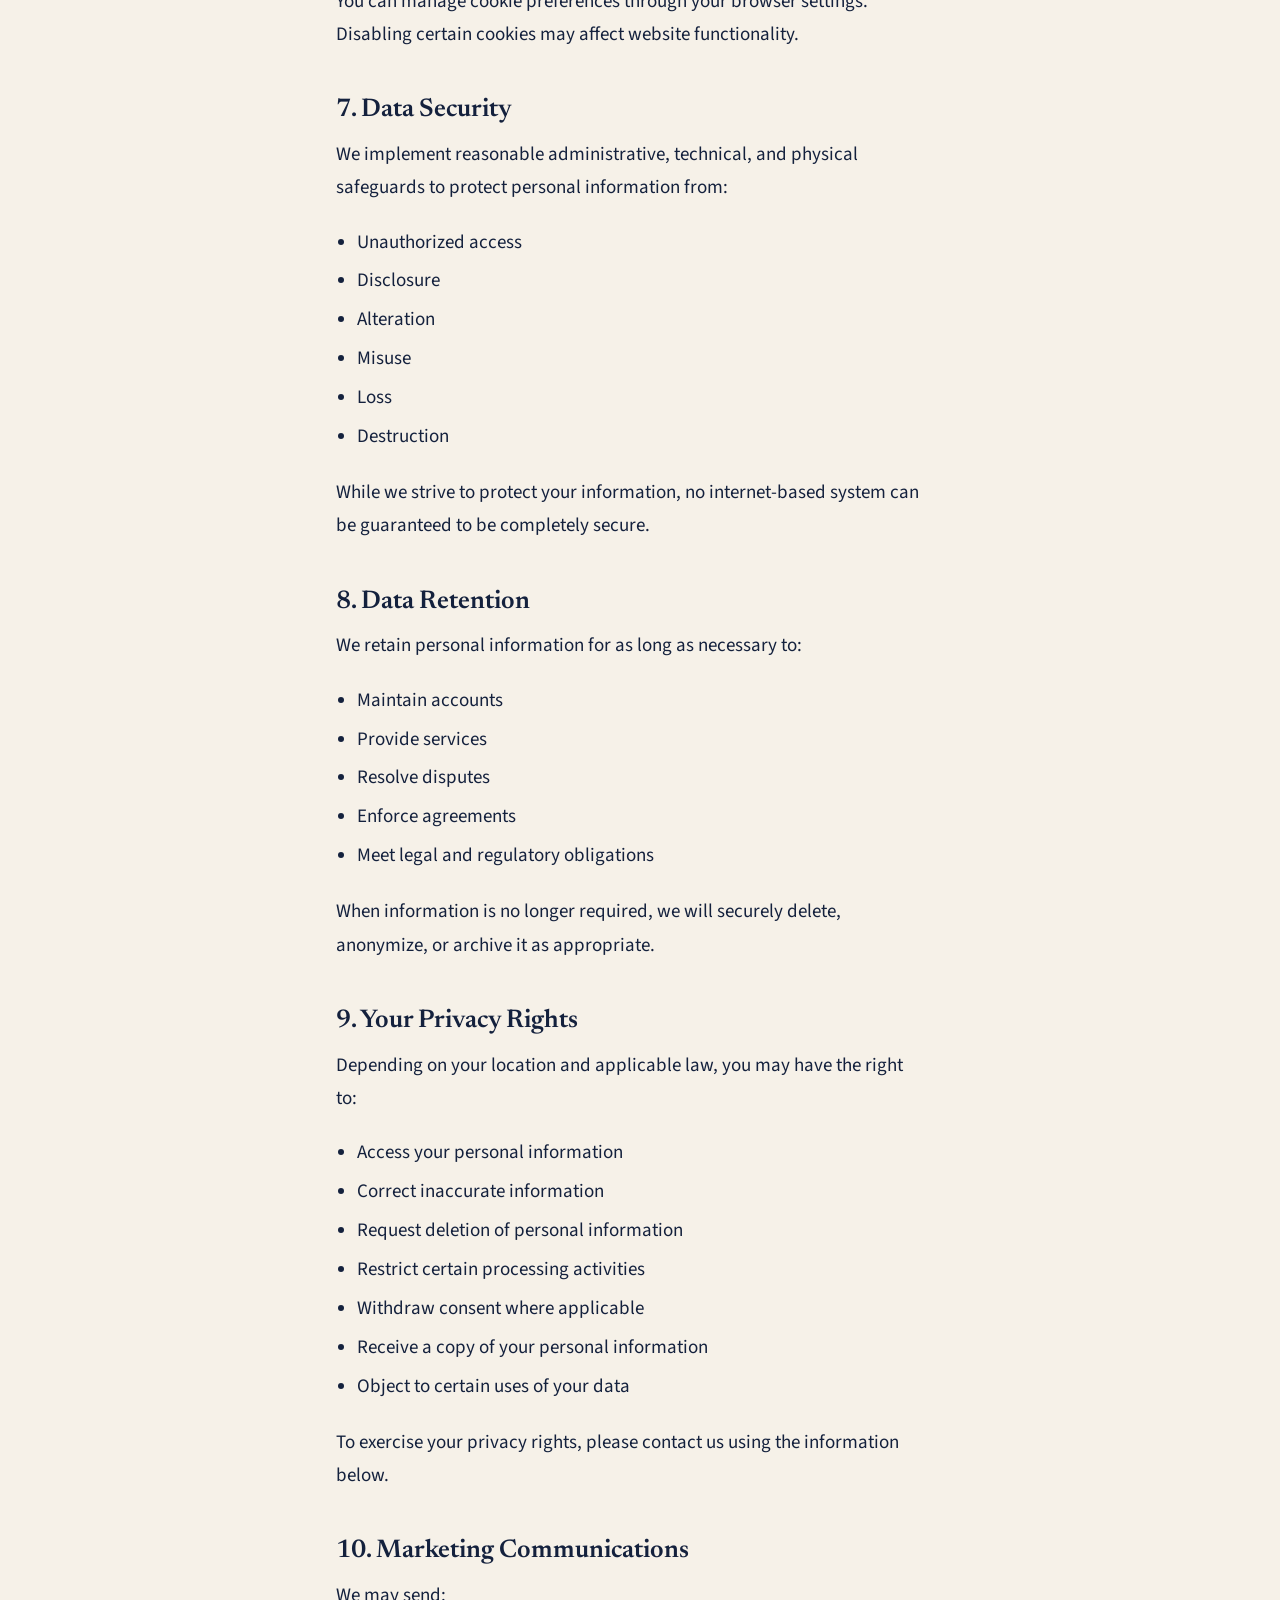
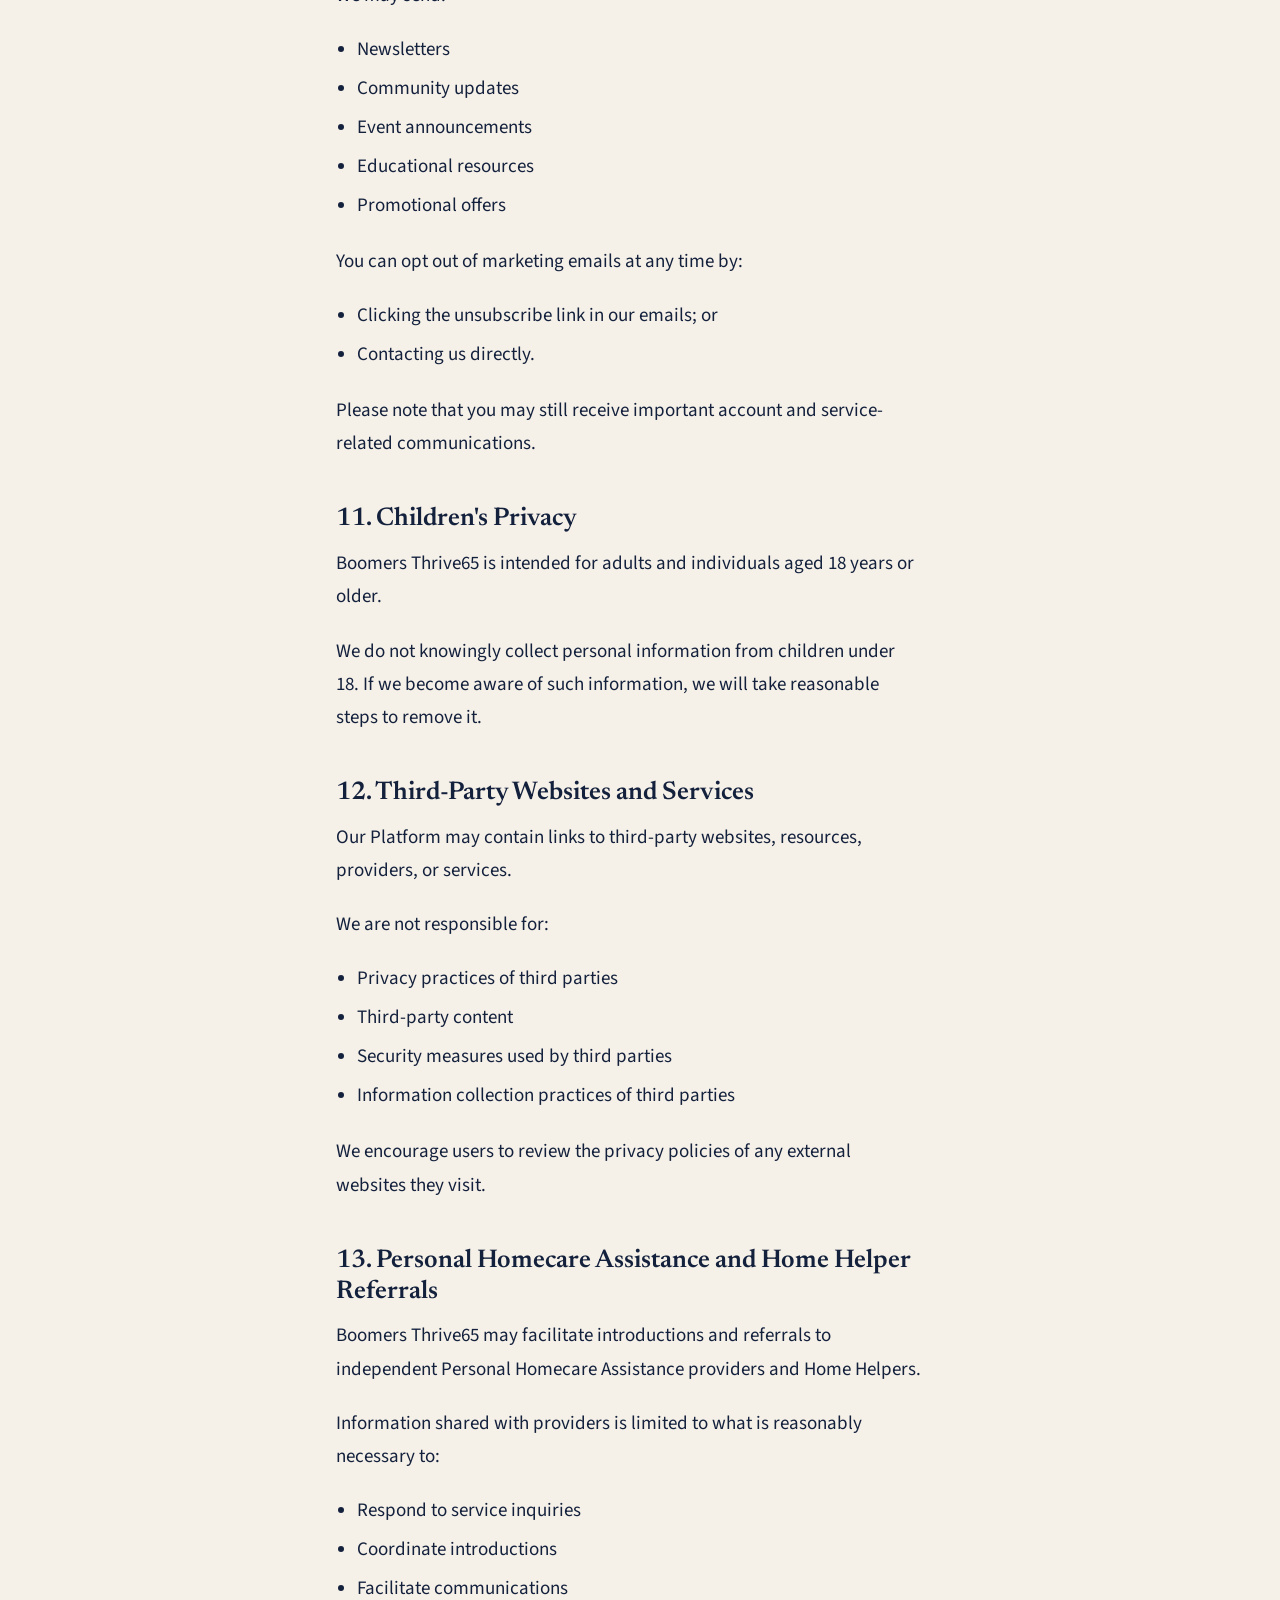
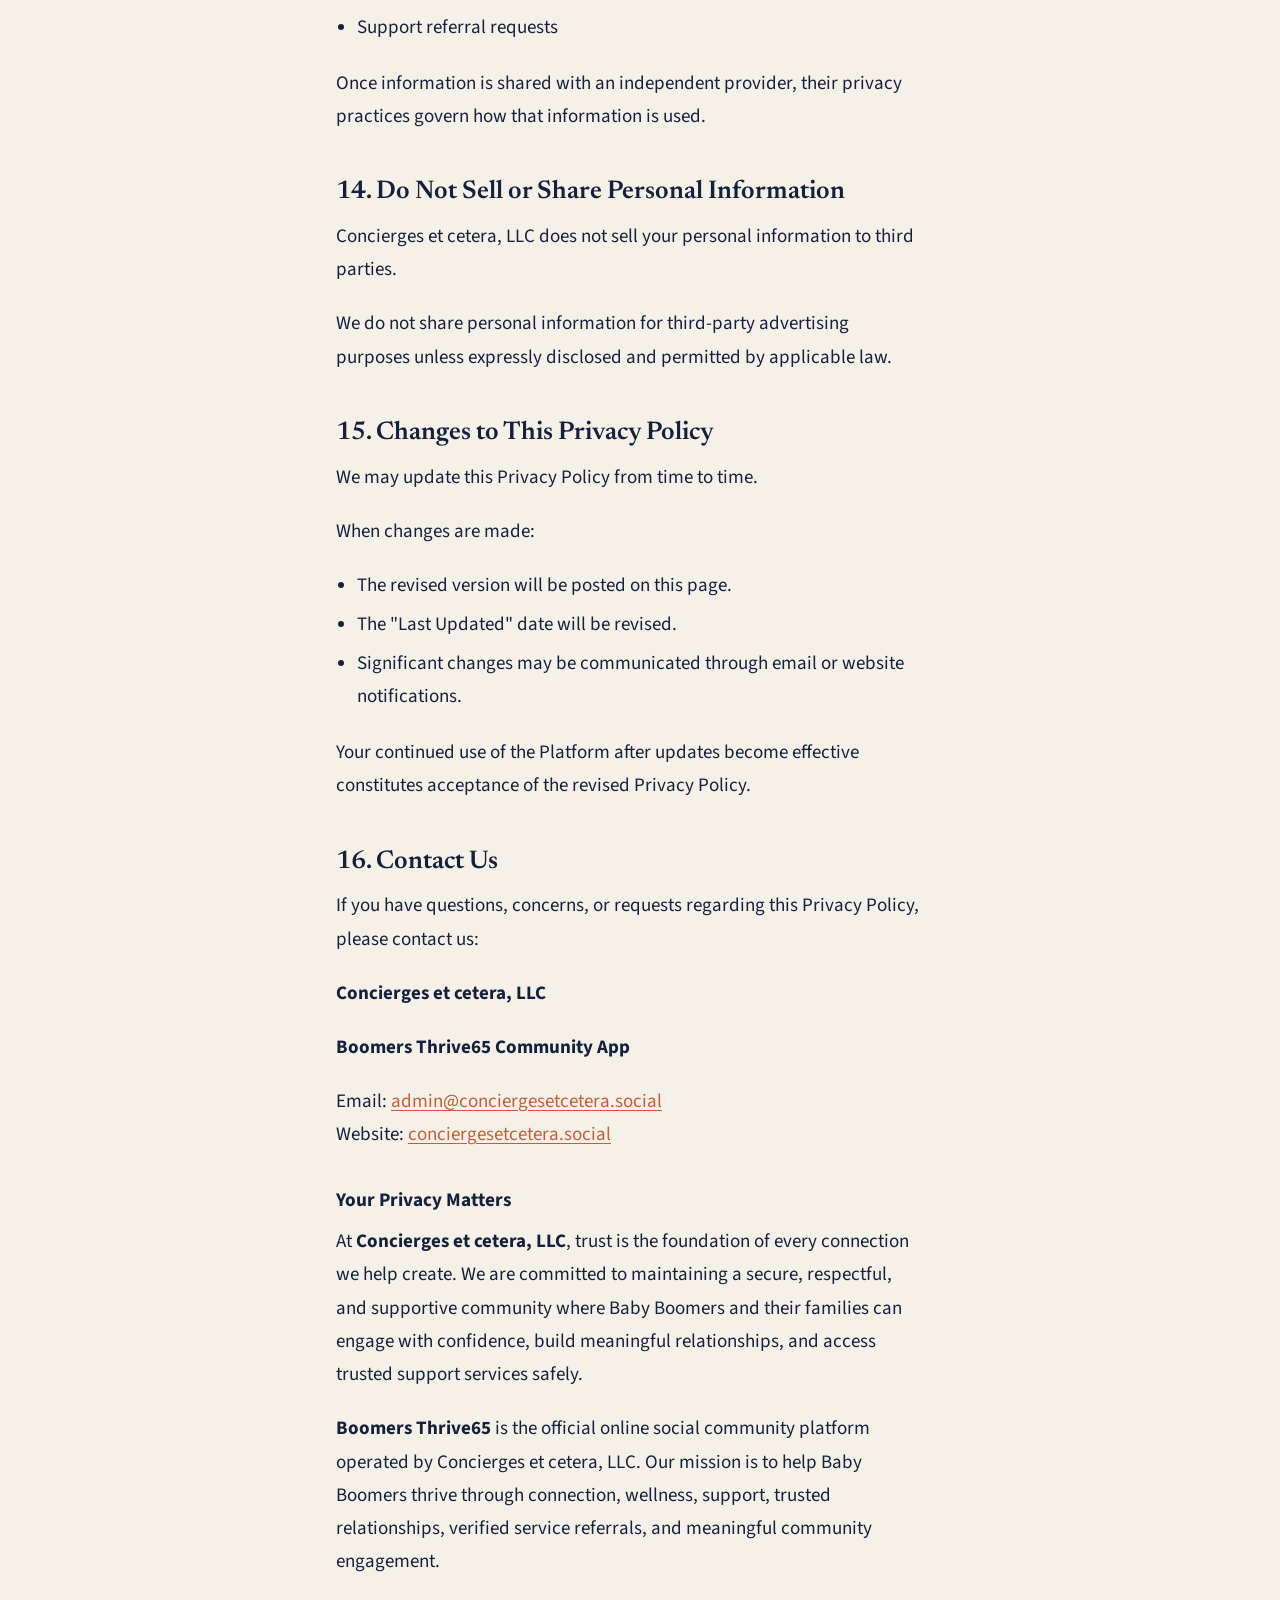
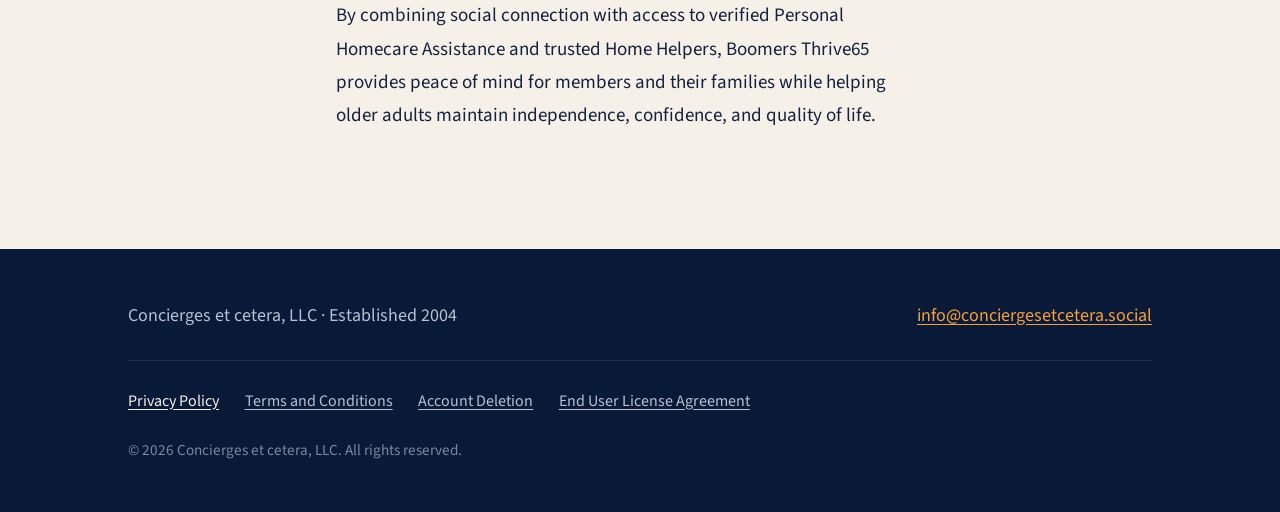
<file: privacy-policy/index.html>
<!DOCTYPE html>
<html lang="en">
<head>
<meta charset="utf-8">
<meta name="viewport" content="width=device-width, initial-scale=1">
<title>Privacy Policy — Concierges et cetera</title>
<meta name="description" content="How Concierges et cetera and the Boomers Thrive65 app collect, use and protect your personal information.">
<link rel="canonical" href="https://conciergesetcetera.social/privacy-policy/">

<link rel="icon" href="/assets/favicon.ico" sizes="any">
<link rel="icon" href="/assets/favicon-32.png" type="image/png">
<link rel="apple-touch-icon" href="/assets/apple-touch-icon.png">

<link rel="preconnect" href="https://fonts.googleapis.com">
<link rel="preconnect" href="https://fonts.gstatic.com" crossorigin>
<link href="https://fonts.googleapis.com/css2?family=Newsreader:opsz,wght@6..72,600&family=Source+Sans+3:wght@400;600;700&display=swap" rel="stylesheet">
<link rel="stylesheet" href="/assets/legal.css">
</head>
<body>

<header class="site-head">
  <div class="wrap"><a href="/">Concierges et cetera</a></div>
</header>

<main class="doc">
  <div class="wrap doc-inner">
    <h1>Privacy Policy</h1>
    <p class="updated">Boomers Thrive65 Community App<br>Effective September 1, 2026</p>

    <p>Welcome to <strong>Boomers Thrive65</strong>, the official online community platform and mobile application operated by <strong>Concierges et cetera, LLC</strong> ("Company," "we," "our," or "us").</p>
<p>Boomers Thrive65 is a secure online social community designed for Baby Boomers to build meaningful friendships, engage in social connections, access verified Personal Homecare Assistance, connect with trusted Home Helpers, and enjoy resources that support independence, wellness, and peace of mind.</p>
<p>This Privacy Policy explains how Concierges et cetera, LLC collects, uses, shares, and protects information obtained through the Boomers Thrive65 website, mobile application, and related services (collectively, the "Platform").</p>
<p>By accessing or using Boomers Thrive65, you agree to the practices described in this Privacy Policy.</p>
<h3>Acceptance of Terms</h3>
<h3>Definitions</h3>
<p>Throughout this Agreement:</p>
<p><strong>"Boomers Thrive65"</strong> refers to the online community platform, mobile application, website, and related digital services operated by Concierges et cetera, LLC.</p>
<p><strong>"Concierges et cetera, LLC"</strong> refers to the company that owns, operates, and manages Boomers Thrive65.</p>
<p><strong>"Member"</strong>, <strong>"User"</strong>, or <strong>"You"</strong> refers to any individual who accesses or uses the Platform.</p>
<p><strong>"Personal Homecare Assistance Providers"</strong> and <strong>"Home Helpers"</strong> refer to independent third-party service providers that may be introduced through the Platform.</p>
<p>By creating an account, browsing the Platform, or using any of our services, you acknowledge that you have read, understood, and agreed to be bound by this End User License Agreement.</p>
<h2>1. Information We Collect</h2>
<h3>Information You Provide to Us</h3>
<p>When you register for a Boomers Thrive65 account, complete your profile, participate in the community, request services, or communicate with us, we may collect:</p>
<ul>
<li><p>Full name</p></li>
<li><p>Email address</p></li>
<li><p>Phone number</p></li>
<li><p>Mailing address</p></li>
<li><p>Date of birth</p></li>
<li><p>Profile photo</p></li>
<li><p>Username and account credentials</p></li>
<li><p>Interests and preferences</p></li>
<li><p>Community activity and participation</p></li>
<li><p>Reviews, comments, messages, and posts</p></li>
<li><p>Customer support communications</p></li>
</ul>
<h3>Identity Verification Information</h3>
<p>To maintain a trusted and secure community, Boomers Thrive65 may collect and process identity verification information, including:</p>
<ul>
<li><p>Government-issued identification documents (such as a driver's license, passport, state identification card, or other valid identification)</p></li>
<li><p>Selfie photographs or identity verification images</p></li>
<li><p>Information obtained during identity verification processes</p></li>
<li><p>Documentation submitted to verify eligibility for certain services or provider status</p></li>
</ul>
<p>Identity verification information is collected solely for security, fraud prevention, account verification, and community safety purposes.</p>
<h3>Emergency Contact Information</h3>
<p>To support member safety and provide peace of mind for members and their families, we may collect:</p>
<ul>
<li><p>Emergency contact name</p></li>
<li><p>Emergency contact phone number</p></li>
<li><p>Emergency contact email address</p></li>
<li><p>Relationship to the member</p></li>
<li><p>Other information voluntarily provided for emergency contact purposes</p></li>
</ul>
<p>Emergency contact information may be used when necessary to support member safety, wellness, account security, or emergency-related situations consistent with applicable laws.</p>
<h3>Information Related to Service Requests</h3>
<p>When requesting Personal Homecare Assistance or Home Helper referrals, we may collect:</p>
<ul>
<li><p>Service preferences</p></li>
<li><p>Care and support requirements</p></li>
<li><p>Geographic location</p></li>
<li><p>Scheduling information</p></li>
<li><p>Referral history</p></li>
<li><p>Feedback and ratings</p></li>
<li><p>Communications related to provider matching</p></li>
</ul>
<h3>Payment Information</h3>
<p>If you purchase a membership or other paid services, payments are processed through secure third-party payment providers. Concierges et cetera, LLC does not store complete credit card or banking information on its servers.</p>
<h2>2. Information Automatically Collected</h2>
<p>When you visit or use our Platform, we may automatically collect:</p>
<ul>
<li><p>IP address</p></li>
<li><p>Device information</p></li>
<li><p>Browser type</p></li>
<li><p>Operating system</p></li>
<li><p>Login history</p></li>
<li><p>Pages viewed</p></li>
<li><p>Time spent on the Platform</p></li>
<li><p>Website navigation activity</p></li>
<li><p>Referral sources</p></li>
<li><p>Cookie and tracking information</p></li>
</ul>
<p>This information helps us improve security, performance, and user experience.</p>
<h2>3. How We Use Your Information</h2>
<p>We use your information to:</p>

<ul><li><p>Create and manage your Boomers Thrive65 account</p></li>
<li><p>Provide access to community features</p></li>
<li><p>Facilitate member-to-member connections</p></li>
<li><p>Assist with Personal Homecare Assistance referrals</p></li>
<li><p>Connect members with trusted Home Helpers</p></li>
<li><p>Process memberships and payments</p></li>
<li><p>Provide customer support</p></li>
<li><p>Improve our services and content</p></li>
<li><p>Monitor platform performance and security</p></li>
<li><p>Verify member identities and prevent fraud</p></li>
<li><p>Maintain a trusted and secure community</p></li>
<li><p>Authenticate users and provider applicants</p></li>
<li><p>Facilitate emergency contact communications when reasonably necessary</p></li>
<li><p>Protect the safety and security of members, families, caregivers, and service providers</p></li>
<li><p>Comply with legal, regulatory, and safety obligations</p></li>
<li><p>Send account notices and updates</p></li>
<li><p>Provide newsletters and promotional communications</p></li>
</ul>
<h2>4. How We Share Information</h2>
<h3>Service Providers</h3>
<p>We may share information with trusted vendors who help us:</p>
<ul>
<li><p>Host and maintain the Platform</p></li>
<li><p>Process payments</p></li>
<li><p>Provide customer support</p></li>
<li><p>Analyze website performance</p></li>
<li><p>Send emails and notifications</p></li>
</ul>
<p>These providers may access information only as necessary to perform services on our behalf.</p>
<h3>Homecare and Home Helper Referrals</h3>
<p>With your consent or at your request, we may share relevant information with independent Homecare Providers and Home Helpers to facilitate introductions and service inquiries.</p>
<h3>Community Features</h3>
<p>Certain profile information and content you choose to share may be visible to other members of the community.</p>
<p>Examples include:</p>
<ul>
<li><p>Profile photos</p></li>
<li><p>Display names</p></li>
<li><p>Community posts</p></li>
<li><p>Comments</p></li>
<li><p>Reviews</p></li>
<li><p>Shared interests</p></li>
</ul>
<p>You are responsible for deciding what information you make available to other members.</p>
<h3>Legal Requirements</h3>
<p>We may disclose information when necessary to:</p>
<ul>
<li><p>Comply with applicable laws</p></li>
<li><p>Respond to legal requests</p></li>
<li><p>Protect member safety</p></li>
<li><p>Prevent fraud or abuse</p></li>
<li><p>Enforce our Terms of Use</p></li>
<li><p>Protect the rights and property of Concierges et cetera, LLC</p></li>
</ul>
<h3>Business Transfers</h3>
<p>If Concierges et cetera, LLC is involved in a merger, acquisition, reorganization, or sale of assets, your information may be transferred as part of that transaction.</p>
<h2>5. Community Interactions</h2>
<p>Boomers Thrive65 is designed to help members build meaningful friendships and social connections.</p>
<p>Information shared through:</p>
<ul>
<li><p>Public profiles</p></li>
<li><p>Discussion groups</p></li>
<li><p>Community forums</p></li>
<li><p>Direct messaging</p></li>
<li><p>Events and activities</p></li>
</ul>
<p>may be accessible to other members based on your account settings and use of the Platform.</p>
<p>Please use caution when sharing sensitive personal information online.</p>
<h2>6. Cookies and Tracking Technologies</h2>
<p>We use cookies and similar technologies to:</p>
<ul>
<li><p>Keep users logged in</p></li>
<li><p>Remember preferences</p></li>
<li><p>Improve website performance</p></li>
<li><p>Analyze traffic patterns</p></li>
<li><p>Personalize user experiences</p></li>
<li><p>Maintain security and fraud prevention</p></li>
</ul>
<p>You can manage cookie preferences through your browser settings. Disabling certain cookies may affect website functionality.</p>
<h2>7. Data Security</h2>
<p>We implement reasonable administrative, technical, and physical safeguards to protect personal information from:</p>
<ul>
<li><p>Unauthorized access</p></li>
<li><p>Disclosure</p></li>
<li><p>Alteration</p></li>
<li><p>Misuse</p></li>
<li><p>Loss</p></li>
<li><p>Destruction</p></li>
</ul>
<p>While we strive to protect your information, no internet-based system can be guaranteed to be completely secure.</p>
<h2>8. Data Retention</h2>
<p>We retain personal information for as long as necessary to:</p>
<ul>
<li><p>Maintain accounts</p></li>
<li><p>Provide services</p></li>
<li><p>Resolve disputes</p></li>
<li><p>Enforce agreements</p></li>
<li><p>Meet legal and regulatory obligations</p></li>
</ul>
<p>When information is no longer required, we will securely delete, anonymize, or archive it as appropriate.</p>
<h2>9. Your Privacy Rights</h2>
<p>Depending on your location and applicable law, you may have the right to:</p>
<ul>
<li><p>Access your personal information</p></li>
<li><p>Correct inaccurate information</p></li>
<li><p>Request deletion of personal information</p></li>
<li><p>Restrict certain processing activities</p></li>
<li><p>Withdraw consent where applicable</p></li>
<li><p>Receive a copy of your personal information</p></li>
<li><p>Object to certain uses of your data</p></li>
</ul>
<p>To exercise your privacy rights, please contact us using the information below.</p>
<h2>10. Marketing Communications</h2>
<p>We may send:</p>
<ul>
<li><p>Newsletters</p></li>
<li><p>Community updates</p></li>
<li><p>Event announcements</p></li>
<li><p>Educational resources</p></li>
<li><p>Promotional offers</p></li>
</ul>
<p>You can opt out of marketing emails at any time by:</p>
<ul>
<li><p>Clicking the unsubscribe link in our emails; or</p></li>
<li><p>Contacting us directly.</p></li>
</ul>
<p>Please note that you may still receive important account and service-related communications.</p>
<h2>11. Children's Privacy</h2>
<p>Boomers Thrive65 is intended for adults and individuals aged 18 years or older.</p>
<p>We do not knowingly collect personal information from children under 18. If we become aware of such information, we will take reasonable steps to remove it.</p>
<h2>12. Third-Party Websites and Services</h2>
<p>Our Platform may contain links to third-party websites, resources, providers, or services.</p>
<p>We are not responsible for:</p>
<ul>
<li><p>Privacy practices of third parties</p></li>
<li><p>Third-party content</p></li>
<li><p>Security measures used by third parties</p></li>
<li><p>Information collection practices of third parties</p></li>
</ul>
<p>We encourage users to review the privacy policies of any external websites they visit.</p>
<h2>13. Personal Homecare Assistance and Home Helper Referrals</h2>
<p>Boomers Thrive65 may facilitate introductions and referrals to independent Personal Homecare Assistance providers and Home Helpers.</p>
<p>Information shared with providers is limited to what is reasonably necessary to:</p>
<ul>
<li><p>Respond to service inquiries</p></li>
<li><p>Coordinate introductions</p></li>
<li><p>Facilitate communications</p></li>
<li><p>Support referral requests</p></li>
</ul>
<p>Once information is shared with an independent provider, their privacy practices govern how that information is used.</p>
<h2>14. Do Not Sell or Share Personal Information</h2>
<p>Concierges et cetera, LLC does not sell your personal information to third parties.</p>
<p>We do not share personal information for third-party advertising purposes unless expressly disclosed and permitted by applicable law.</p>
<h2>15. Changes to This Privacy Policy</h2>
<p>We may update this Privacy Policy from time to time.</p>
<p>When changes are made:</p>
<ul>
<li><p>The revised version will be posted on this page.</p></li>
<li><p>The "Last Updated" date will be revised.</p></li>
<li><p>Significant changes may be communicated through email or website notifications.</p></li>
</ul>
<p>Your continued use of the Platform after updates become effective constitutes acceptance of the revised Privacy Policy.</p>
<h2>16. Contact Us</h2>
<p>If you have questions, concerns, or requests regarding this Privacy Policy, please contact us:</p>
<p><strong>Concierges et cetera, LLC</strong></p>
<p><strong>Boomers Thrive65 Community App</strong></p>
<p>Email: <a href="mailto:admin@conciergesetcetera.social">admin@conciergesetcetera.social</a><br/>Website: <a href="https://conciergesetcetera.social/">conciergesetcetera.social</a></p>
<h3>Your Privacy Matters</h3>
<p>At <strong>Concierges et cetera, LLC</strong>, trust is the foundation of every connection we help create. We are committed to maintaining a secure, respectful, and supportive community where Baby Boomers and their families can engage with confidence, build meaningful relationships, and access trusted support services safely.</p>
<p><strong>Boomers Thrive65</strong> is the official online social community platform operated by Concierges et cetera, LLC. Our mission is to help Baby Boomers thrive through connection, wellness, support, trusted relationships, verified service referrals, and meaningful community engagement.</p>
<p>By combining social connection with access to verified Personal Homecare Assistance and trusted Home Helpers, Boomers Thrive65 provides peace of mind for members and their families while helping older adults maintain independence, confidence, and quality of life.</p>

  </div>
</main>

<footer>
  <div class="wrap">
    <div class="foot-main">
      <div>Concierges et cetera, LLC &middot; Established 2004</div>
      <div><a href="mailto:info@conciergesetcetera.social">info@conciergesetcetera.social</a></div>
    </div>
    <ul class="legal-links">
        <li><a href="/privacy-policy/" aria-current="page">Privacy Policy</a></li>
        <li><a href="/terms-and-conditions/">Terms and Conditions</a></li>
        <li><a href="/account-deletion/">Account Deletion</a></li>
        <li><a href="/eula/">End User License Agreement</a></li>
    </ul>
    <div class="fine">&copy; <span id="yr">2026</span> Concierges et cetera, LLC. All rights reserved.</div>
  </div>
</footer>

<script>document.getElementById('yr').textContent = new Date().getFullYear();</script>
</body>
</html>
</file>
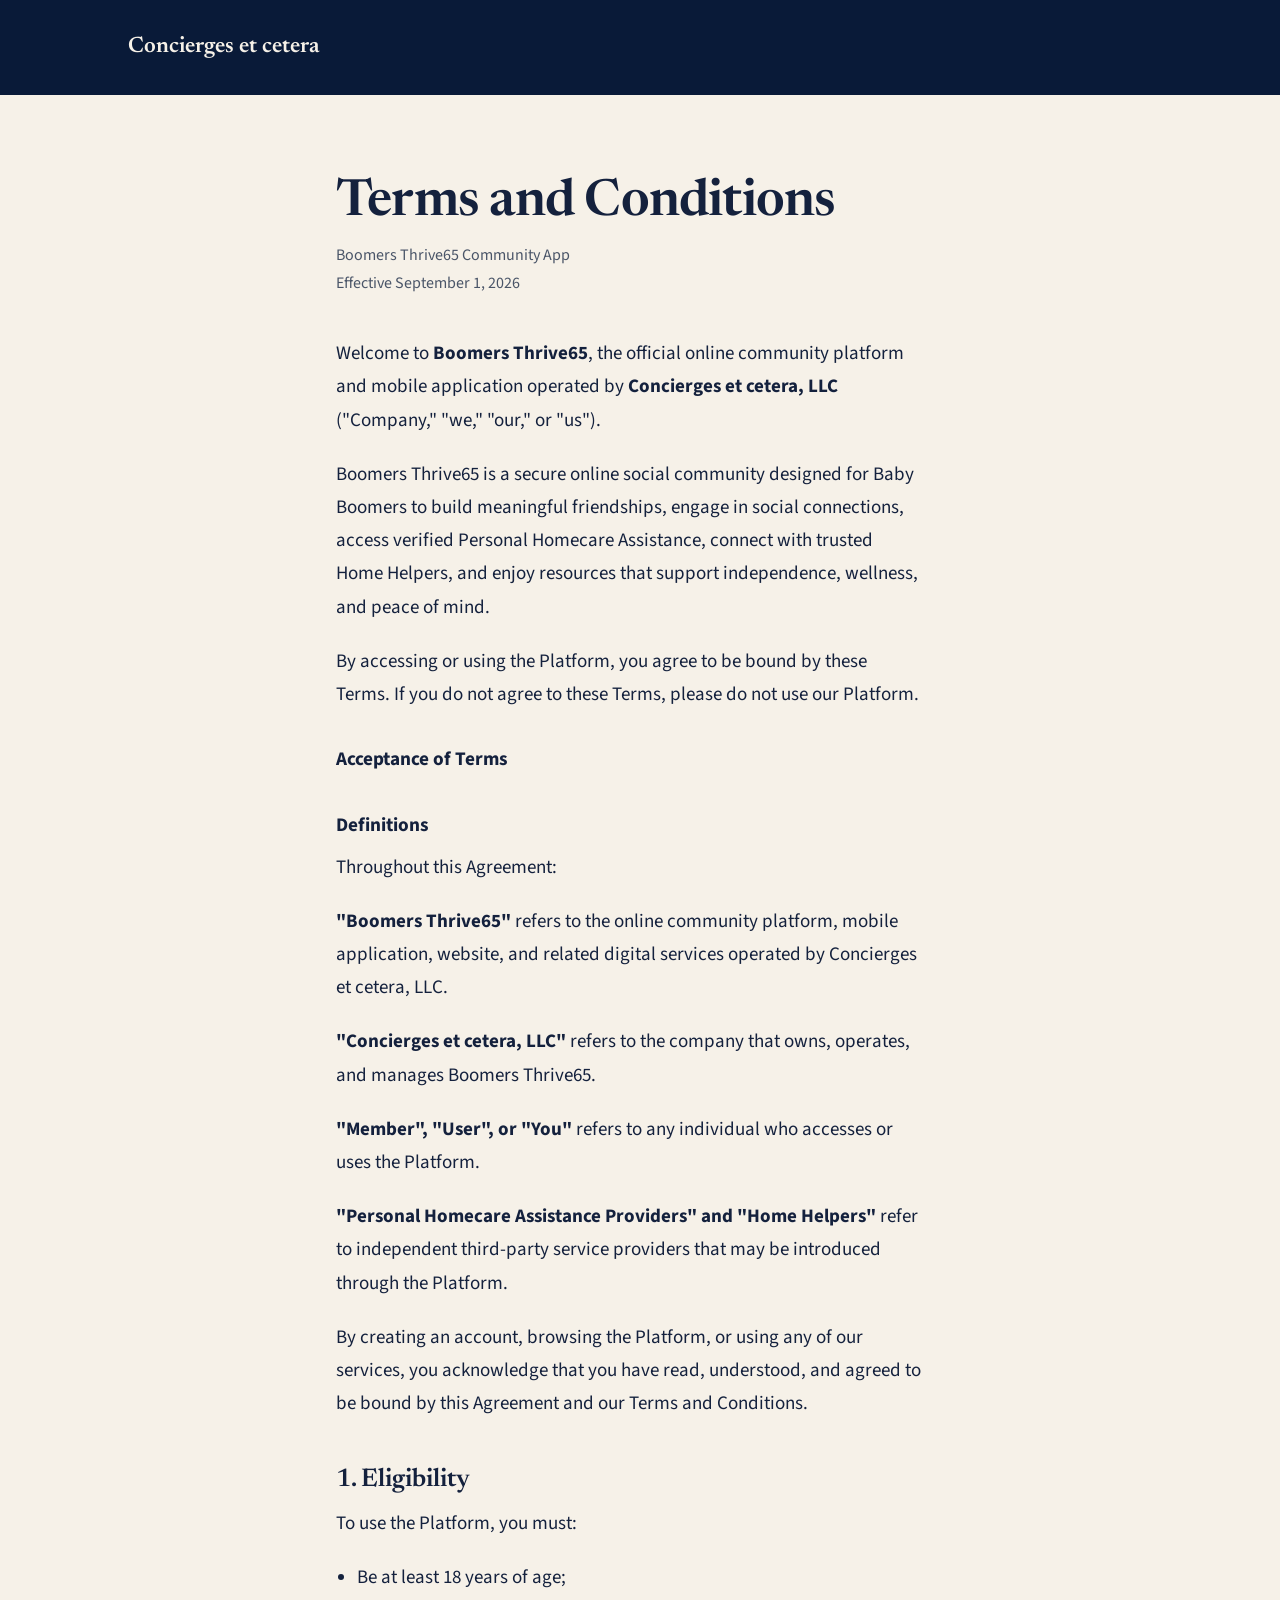
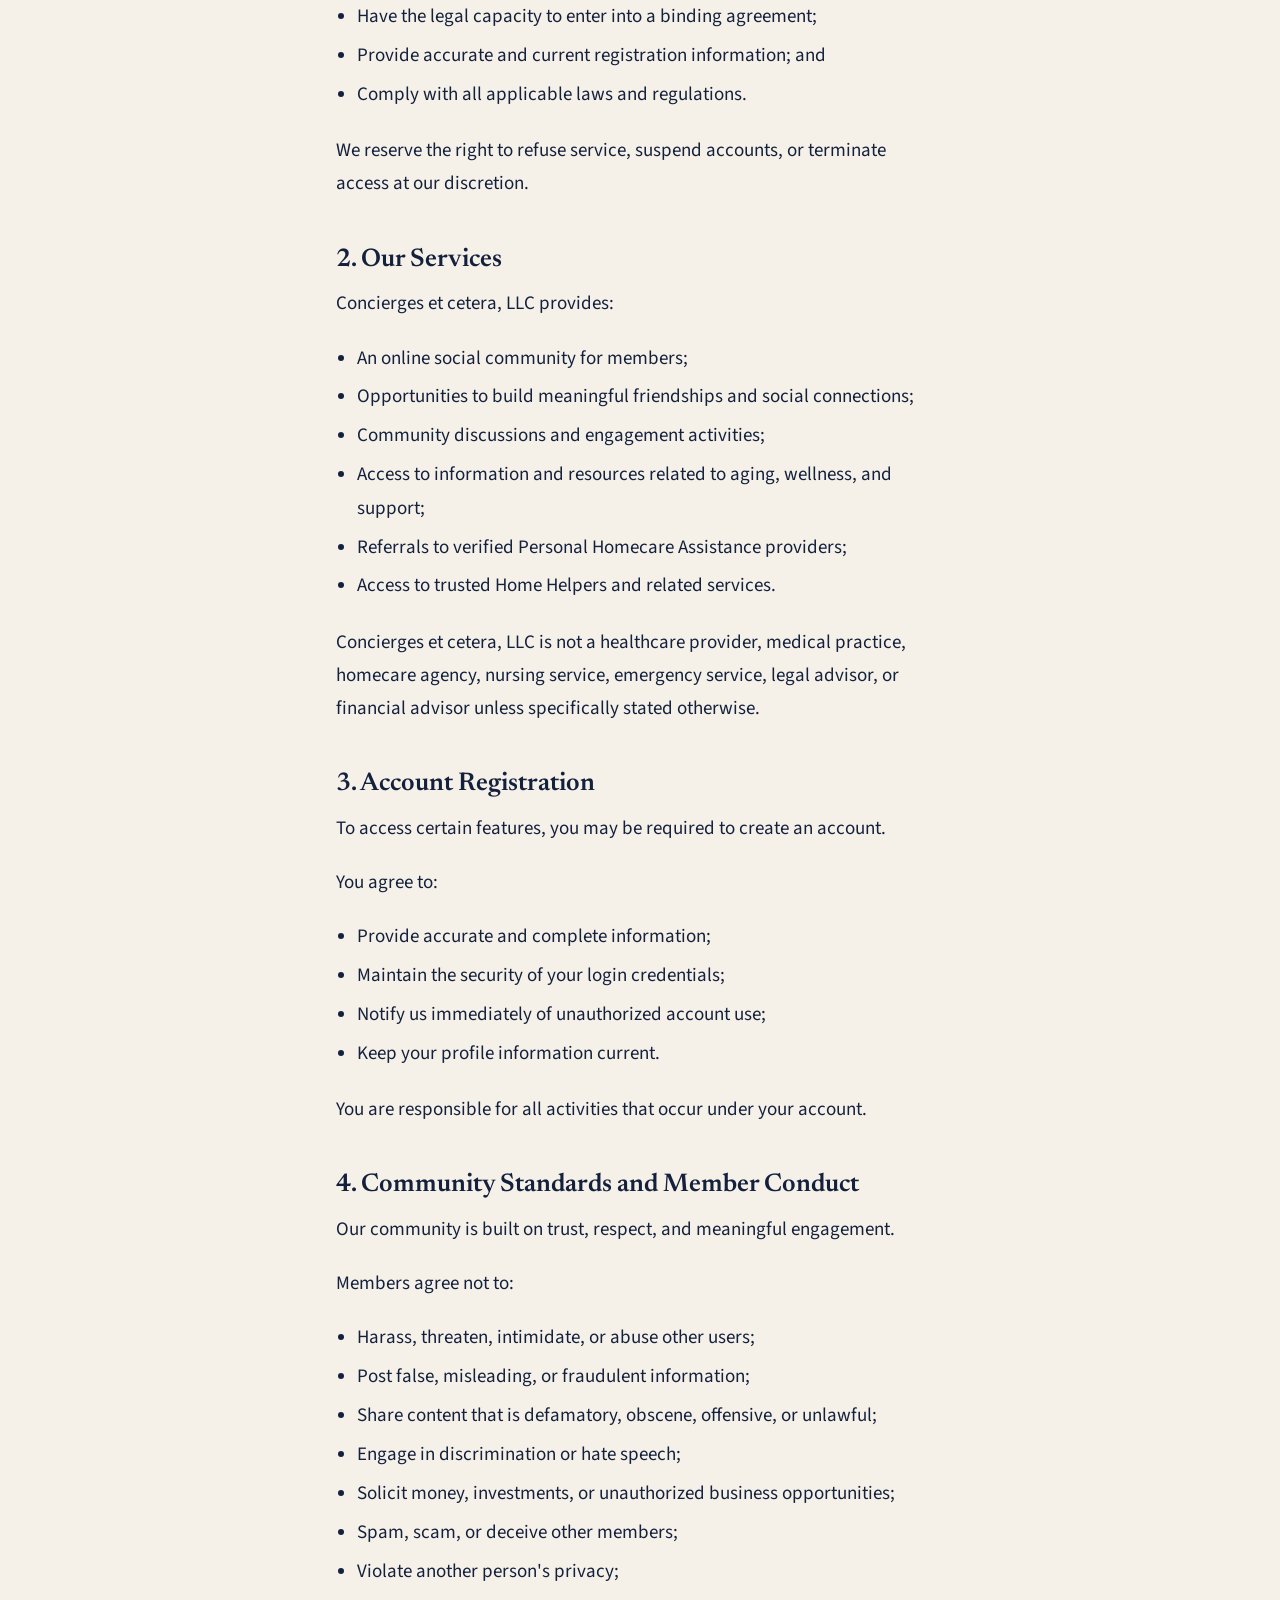
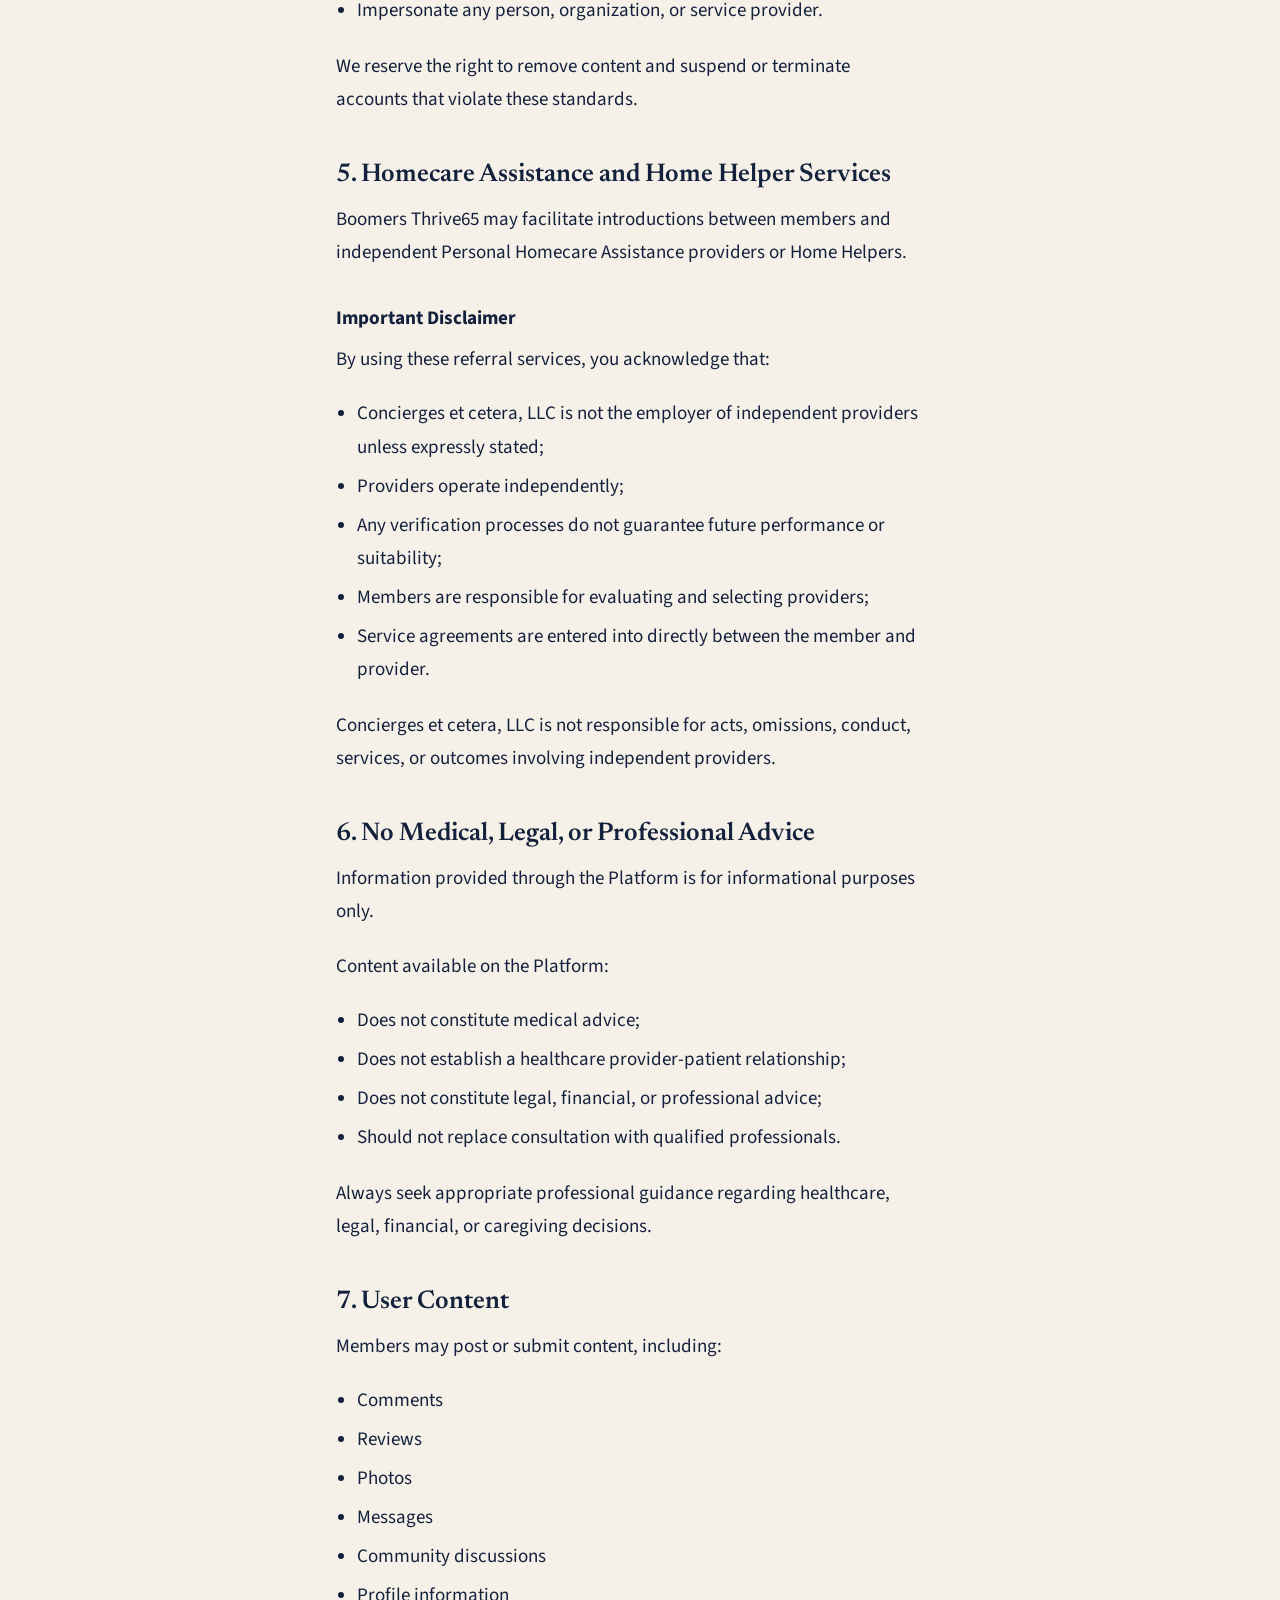
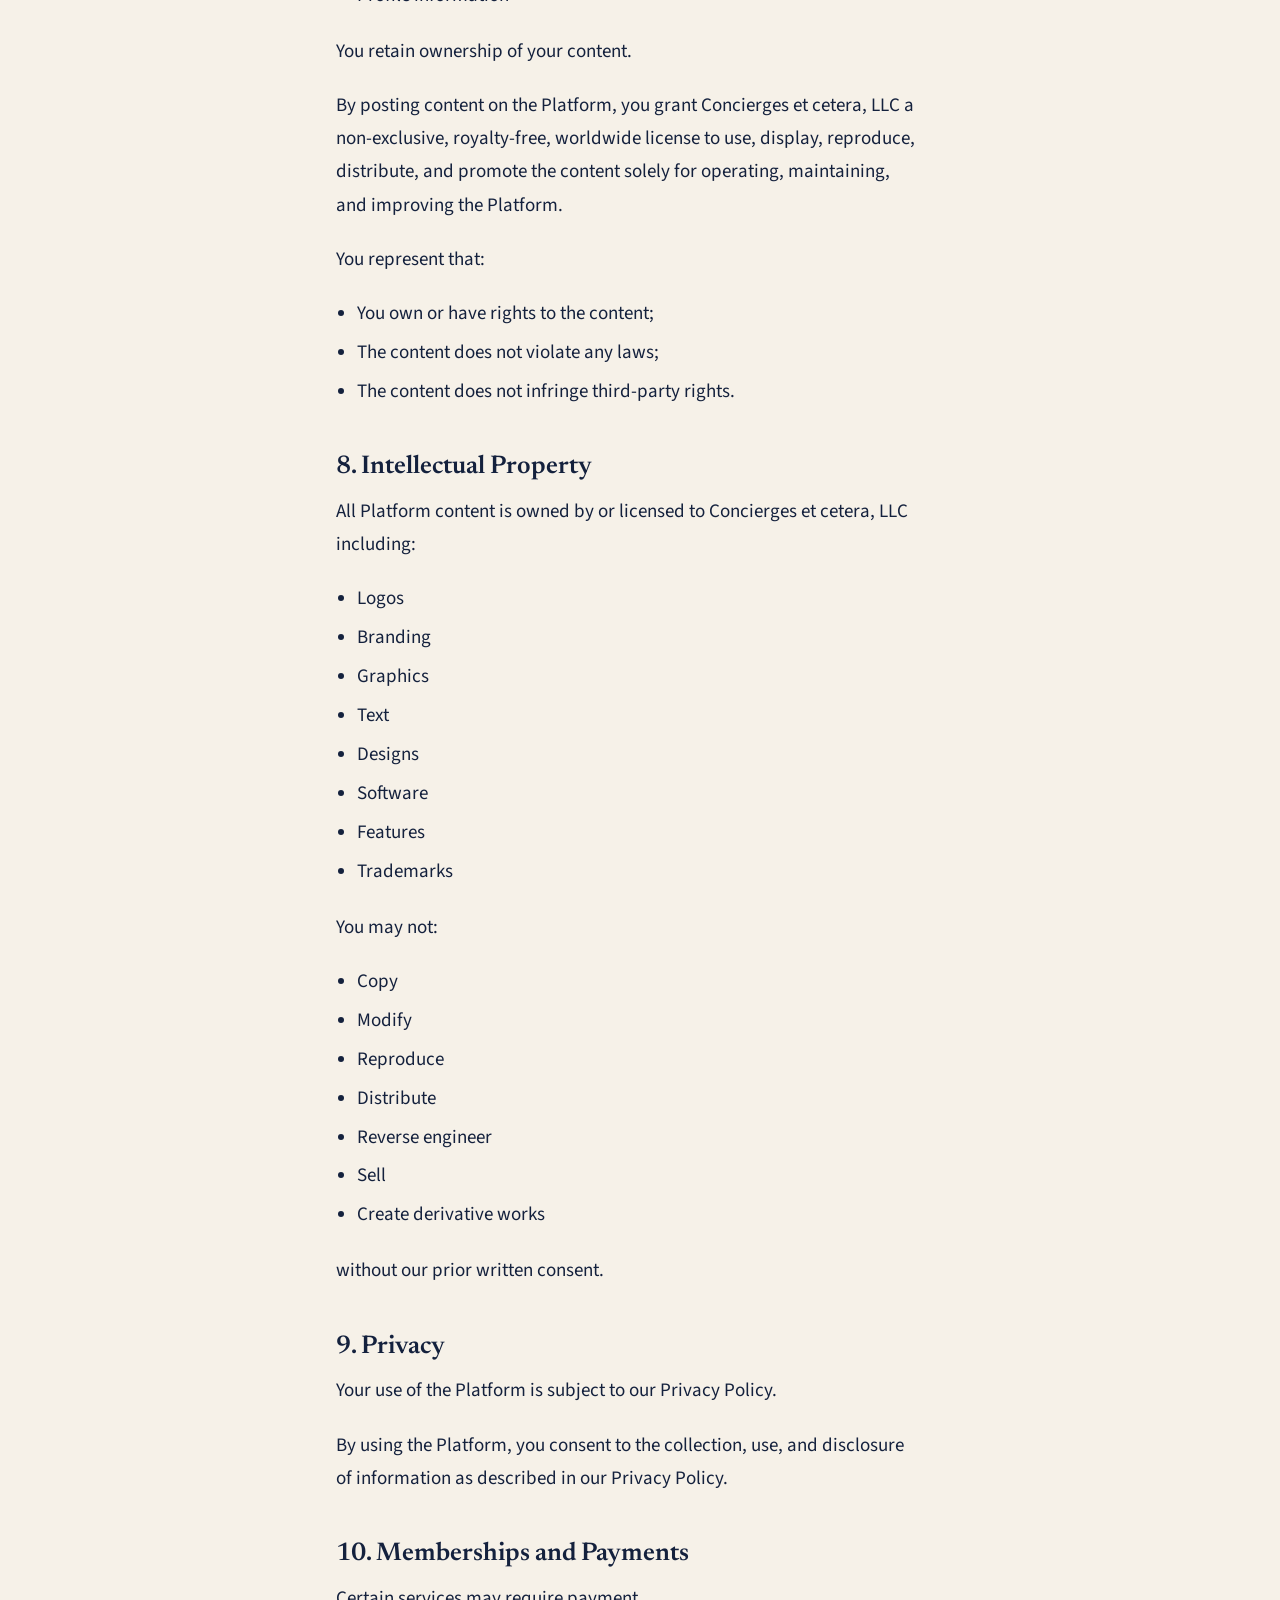
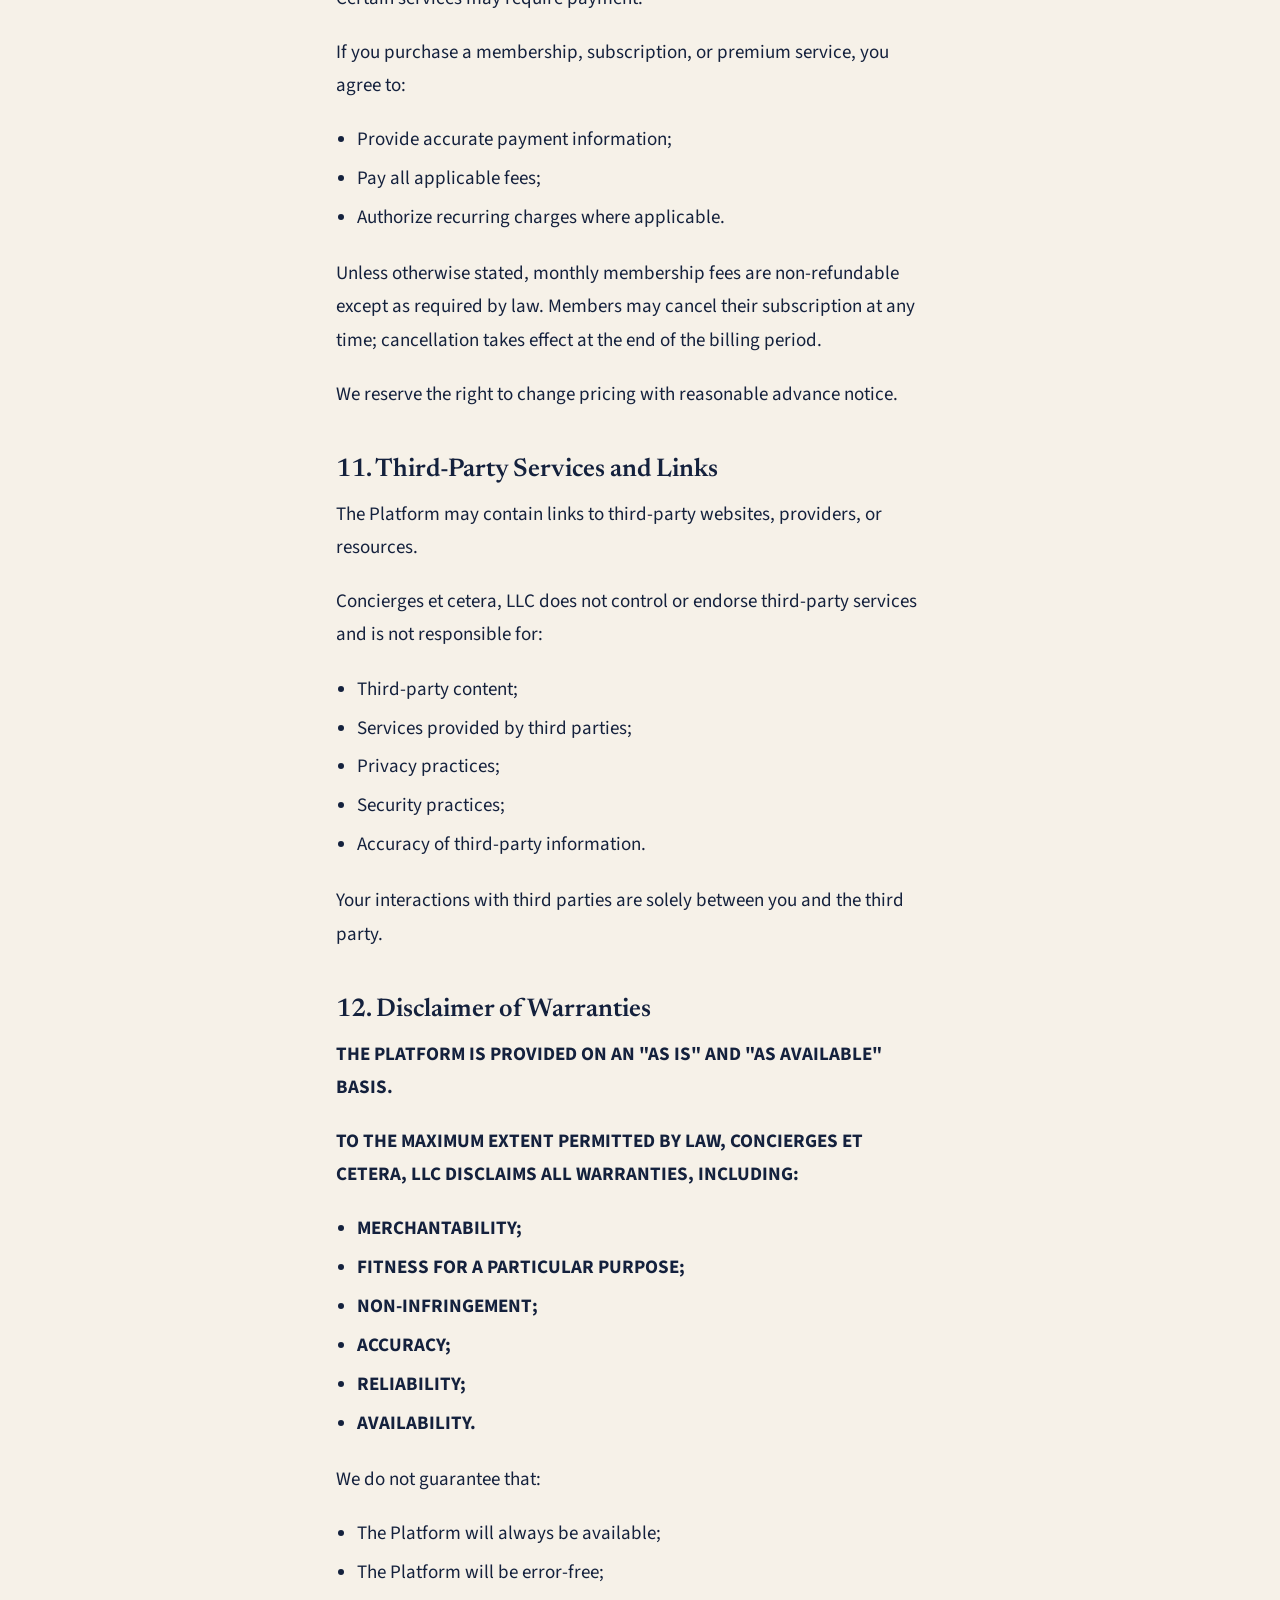
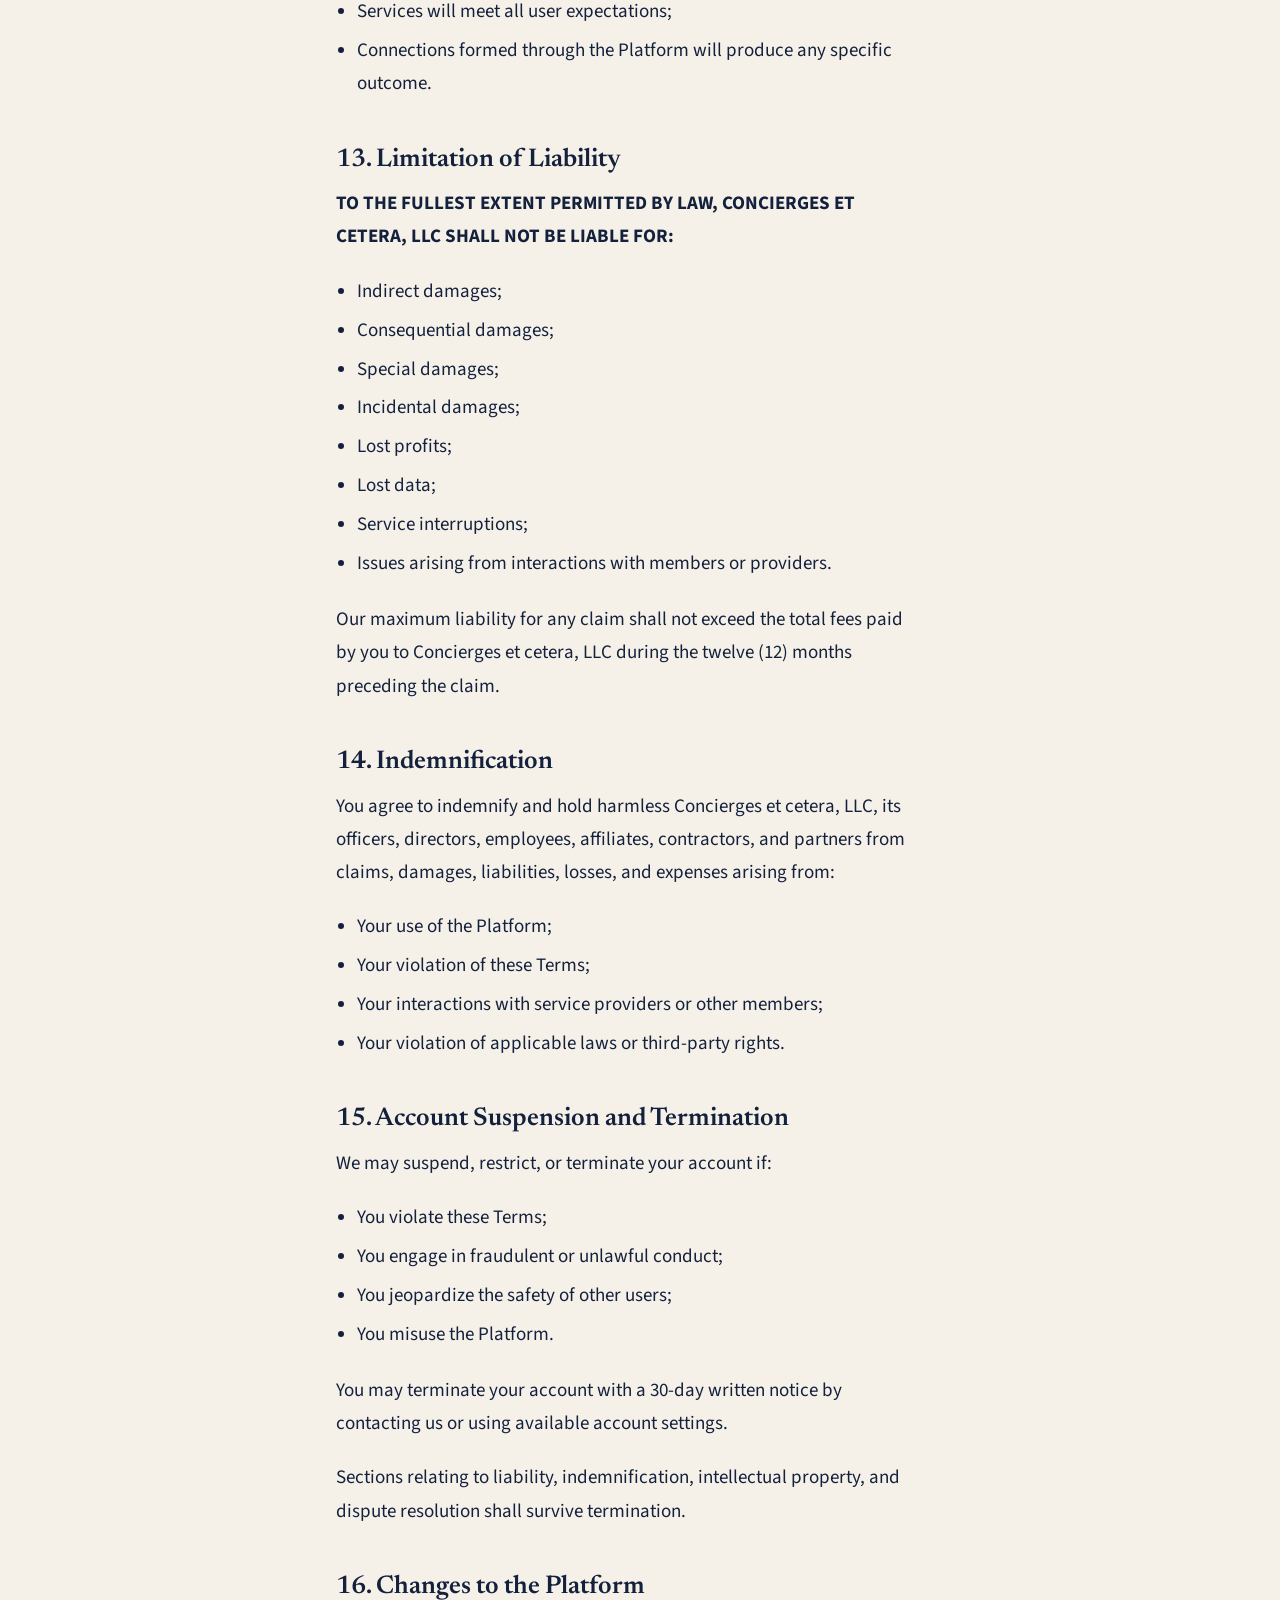
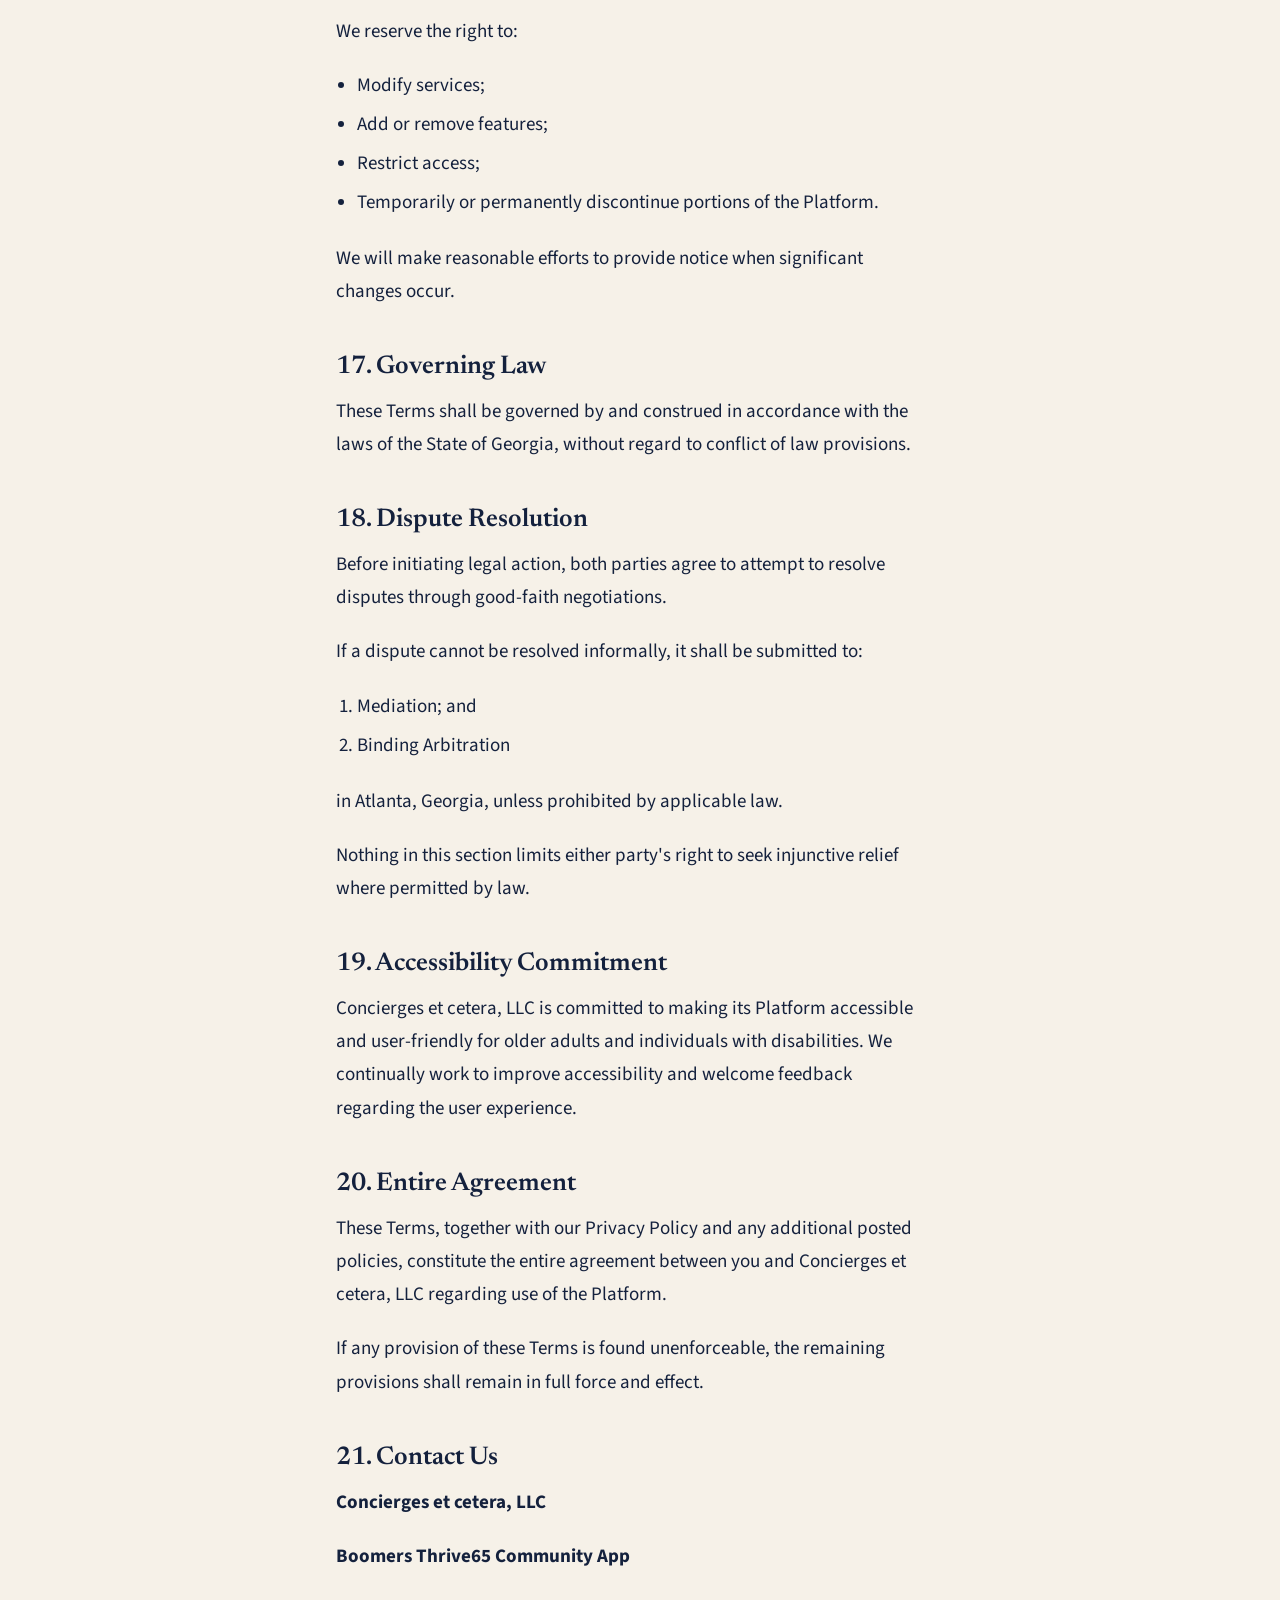
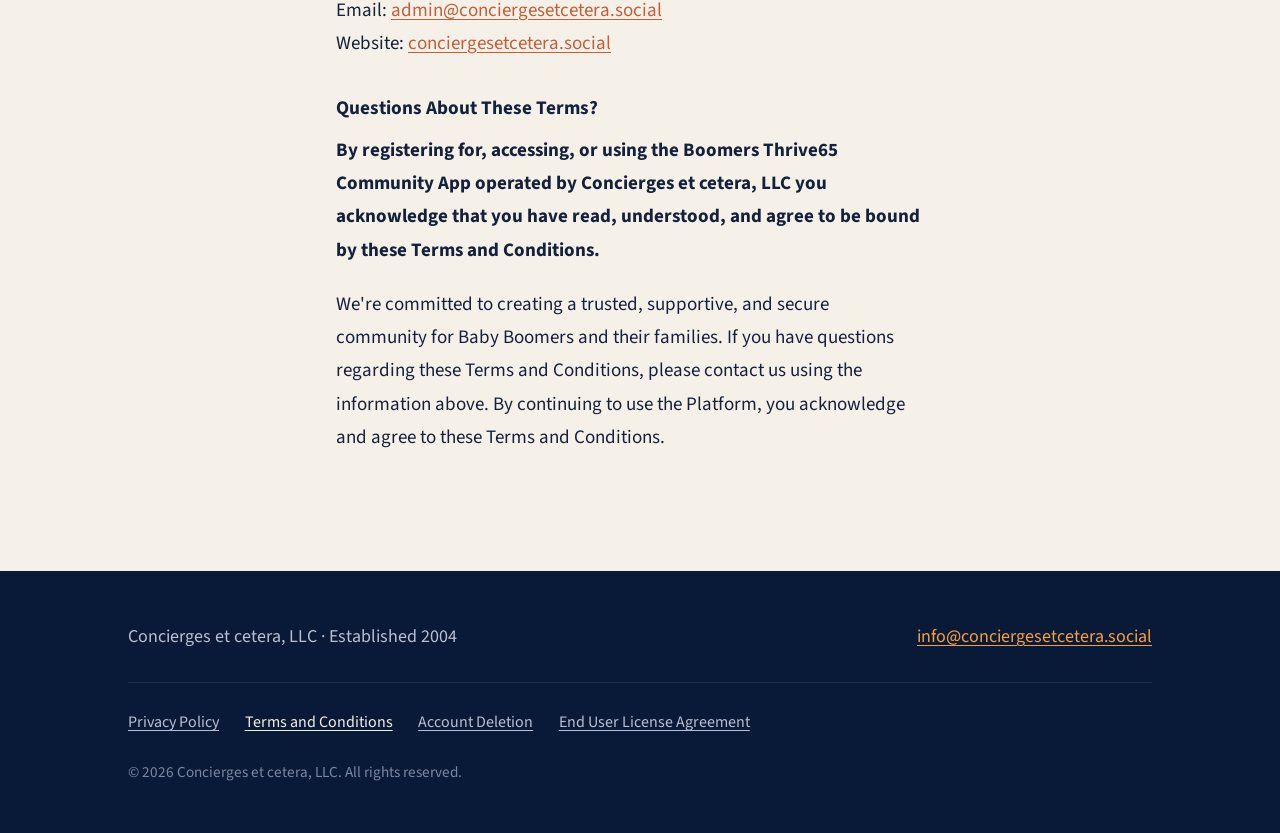
<file: terms-and-conditions/index.html>
<!DOCTYPE html>
<html lang="en">
<head>
<meta charset="utf-8">
<meta name="viewport" content="width=device-width, initial-scale=1">
<title>Terms and Conditions — Concierges et cetera</title>
<meta name="description" content="The terms that apply when you use Concierges et cetera and the Boomers Thrive65 app.">
<link rel="canonical" href="https://conciergesetcetera.social/terms-and-conditions/">

<link rel="icon" href="/assets/favicon.ico" sizes="any">
<link rel="icon" href="/assets/favicon-32.png" type="image/png">
<link rel="apple-touch-icon" href="/assets/apple-touch-icon.png">

<link rel="preconnect" href="https://fonts.googleapis.com">
<link rel="preconnect" href="https://fonts.gstatic.com" crossorigin>
<link href="https://fonts.googleapis.com/css2?family=Newsreader:opsz,wght@6..72,600&family=Source+Sans+3:wght@400;600;700&display=swap" rel="stylesheet">
<link rel="stylesheet" href="/assets/legal.css">
</head>
<body>

<header class="site-head">
  <div class="wrap"><a href="/">Concierges et cetera</a></div>
</header>

<main class="doc">
  <div class="wrap doc-inner">
    <h1>Terms and Conditions</h1>
    <p class="updated">Boomers Thrive65 Community App<br>Effective September 1, 2026</p>

    <p>Welcome to <strong>Boomers Thrive65</strong>, the official online community platform and mobile application operated by <strong>Concierges et cetera, LLC</strong> ("Company," "we," "our," or "us").</p>
<p>Boomers Thrive65 is a secure online social community designed for Baby Boomers to build meaningful friendships, engage in social connections, access verified Personal Homecare Assistance, connect with trusted Home Helpers, and enjoy resources that support independence, wellness, and peace of mind.</p>
<p>By accessing or using the Platform, you agree to be bound by these Terms. If you do not agree to these Terms, please do not use our Platform.</p>
<h3>Acceptance of Terms</h3>
<h3>Definitions</h3>
<p>Throughout this Agreement:</p>
<p><strong>"Boomers Thrive65"</strong> refers to the online community platform, mobile application, website, and related digital services operated by Concierges et cetera, LLC.</p>
<p><strong>"Concierges et cetera, LLC"</strong> refers to the company that owns, operates, and manages Boomers Thrive65.</p>
<p><strong>"Member", "User", or "You"</strong> refers to any individual who accesses or uses the Platform.</p>
<p><strong>"Personal Homecare Assistance Providers" and "Home Helpers"</strong> refer to independent third-party service providers that may be introduced through the Platform.</p>
<p>By creating an account, browsing the Platform, or using any of our services, you acknowledge that you have read, understood, and agreed to be bound by this Agreement and our Terms and Conditions.</p>
<h2>1. Eligibility</h2>
<p>To use the Platform, you must:</p>
<ul>
<li><p>Be at least 18 years of age;</p></li>
<li><p>Have the legal capacity to enter into a binding agreement;</p></li>
<li><p>Provide accurate and current registration information; and</p></li>
<li><p>Comply with all applicable laws and regulations.</p></li>
</ul>
<p>We reserve the right to refuse service, suspend accounts, or terminate access at our discretion.</p>
<h2>2. Our Services</h2>
<p>Concierges et cetera, LLC provides:</p>
<ul>
<li><p>An online social community for members;</p></li>
<li><p>Opportunities to build meaningful friendships and social connections;</p></li>
<li><p>Community discussions and engagement activities;</p></li>
<li><p>Access to information and resources related to aging, wellness, and support;</p></li>
<li><p>Referrals to verified Personal Homecare Assistance providers;</p></li>
<li><p>Access to trusted Home Helpers and related services.</p></li>
</ul>
<p>Concierges et cetera, LLC is not a healthcare provider, medical practice, homecare agency, nursing service, emergency service, legal advisor, or financial advisor unless specifically stated otherwise.</p>
<h2>3. Account Registration</h2>
<p>To access certain features, you may be required to create an account.</p>
<p>You agree to:</p>
<ul>
<li><p>Provide accurate and complete information;</p></li>
<li><p>Maintain the security of your login credentials;</p></li>
<li><p>Notify us immediately of unauthorized account use;</p></li>
<li><p>Keep your profile information current.</p></li>
</ul>
<p>You are responsible for all activities that occur under your account.</p>
<h2>4. Community Standards and Member Conduct</h2>
<p>Our community is built on trust, respect, and meaningful engagement.</p>
<p>Members agree not to:</p>
<ul>
<li><p>Harass, threaten, intimidate, or abuse other users;</p></li>
<li><p>Post false, misleading, or fraudulent information;</p></li>
<li><p>Share content that is defamatory, obscene, offensive, or unlawful;</p></li>
<li><p>Engage in discrimination or hate speech;</p></li>
<li><p>Solicit money, investments, or unauthorized business opportunities;</p></li>
<li><p>Spam, scam, or deceive other members;</p></li>
<li><p>Violate another person's privacy;</p></li>
<li><p>Impersonate any person, organization, or service provider.</p></li>
</ul>
<p>We reserve the right to remove content and suspend or terminate accounts that violate these standards.</p>
<h2>5. Homecare Assistance and Home Helper Services</h2>
<p>Boomers Thrive65 may facilitate introductions between members and independent Personal Homecare Assistance providers or Home Helpers.</p>
<h3>Important Disclaimer</h3>
<p>By using these referral services, you acknowledge that:</p>
<ul>
<li><p>Concierges et cetera, LLC is not the employer of independent providers unless expressly stated;</p></li>
<li><p>Providers operate independently;</p></li>
<li><p>Any verification processes do not guarantee future performance or suitability;</p></li>
<li><p>Members are responsible for evaluating and selecting providers;</p></li>
<li><p>Service agreements are entered into directly between the member and provider.</p></li>
</ul>
<p>Concierges et cetera, LLC is not responsible for acts, omissions, conduct, services, or outcomes involving independent providers.</p>
<h2>6. No Medical, Legal, or Professional Advice</h2>
<p>Information provided through the Platform is for informational purposes only.</p>
<p>Content available on the Platform:</p>
<ul>
<li><p>Does not constitute medical advice;</p></li>
<li><p>Does not establish a healthcare provider-patient relationship;</p></li>
<li><p>Does not constitute legal, financial, or professional advice;</p></li>
<li><p>Should not replace consultation with qualified professionals.</p></li>
</ul>
<p>Always seek appropriate professional guidance regarding healthcare, legal, financial, or caregiving decisions.</p>
<h2>7. User Content</h2>
<p>Members may post or submit content, including:</p>
<ul>
<li><p>Comments</p></li>
<li><p>Reviews</p></li>
<li><p>Photos</p></li>
<li><p>Messages</p></li>
<li><p>Community discussions</p></li>
<li><p>Profile information</p></li>
</ul>
<p>You retain ownership of your content.</p>
<p>By posting content on the Platform, you grant Concierges et cetera, LLC a non-exclusive, royalty-free, worldwide license to use, display, reproduce, distribute, and promote the content solely for operating, maintaining, and improving the Platform.</p>
<p>You represent that:</p>
<ul>
<li><p>You own or have rights to the content;</p></li>
<li><p>The content does not violate any laws;</p></li>
<li><p>The content does not infringe third-party rights.</p></li>
</ul>
<h2>8. Intellectual Property</h2>
<p>All Platform content is owned by or licensed to Concierges et cetera, LLC including:</p>
<ul>
<li><p>Logos</p></li>
<li><p>Branding</p></li>
<li><p>Graphics</p></li>
<li><p>Text</p></li>
<li><p>Designs</p></li>
<li><p>Software</p></li>
<li><p>Features</p></li>
<li><p>Trademarks</p></li>
</ul>
<p>You may not:</p>
<ul>
<li><p>Copy</p></li>
<li><p>Modify</p></li>
<li><p>Reproduce</p></li>
<li><p>Distribute</p></li>
<li><p>Reverse engineer</p></li>
<li><p>Sell</p></li>
<li><p>Create derivative works</p></li>
</ul>
<p>without our prior written consent.</p>
<h2>9. Privacy</h2>
<p>Your use of the Platform is subject to our Privacy Policy.</p>
<p>By using the Platform, you consent to the collection, use, and disclosure of information as described in our Privacy Policy.</p>
<h2>10. Memberships and Payments</h2>
<p>Certain services may require payment.</p>
<p>If you purchase a membership, subscription, or premium service, you agree to:</p>
<ul>
<li><p>Provide accurate payment information;</p></li>
<li><p>Pay all applicable fees;</p></li>
<li><p>Authorize recurring charges where applicable.</p></li>
</ul>
<p>Unless otherwise stated, monthly membership fees are non-refundable except as required by law. Members may cancel their subscription at any time; cancellation takes effect at the end of the billing period.</p>
<p>We reserve the right to change pricing with reasonable advance notice.</p>
<h2>11. Third-Party Services and Links</h2>
<p>The Platform may contain links to third-party websites, providers, or resources.</p>
<p>Concierges et cetera, LLC does not control or endorse third-party services and is not responsible for:</p>
<ul>
<li><p>Third-party content;</p></li>
<li><p>Services provided by third parties;</p></li>
<li><p>Privacy practices;</p></li>
<li><p>Security practices;</p></li>
<li><p>Accuracy of third-party information.</p></li>
</ul>
<p>Your interactions with third parties are solely between you and the third party.</p>
<h2>12. Disclaimer of Warranties</h2>
<p><strong>THE PLATFORM IS PROVIDED ON AN "AS IS" AND "AS AVAILABLE" BASIS.</strong></p>
<p><strong>TO THE MAXIMUM EXTENT PERMITTED BY LAW, CONCIERGES ET CETERA, LLC DISCLAIMS ALL WARRANTIES, INCLUDING:</strong></p>
<ul>
<li><p><strong>MERCHANTABILITY;</strong></p></li>
<li><p><strong>FITNESS FOR A PARTICULAR PURPOSE;</strong></p></li>
<li><p><strong>NON-INFRINGEMENT;</strong></p></li>
<li><p><strong>ACCURACY;</strong></p></li>
<li><p><strong>RELIABILITY;</strong></p></li>
<li><p><strong>AVAILABILITY.</strong></p></li>
</ul>
<p>We do not guarantee that:</p>
<ul>
<li><p>The Platform will always be available;</p></li>
<li><p>The Platform will be error-free;</p></li>
<li><p>Services will meet all user expectations;</p></li>
<li><p>Connections formed through the Platform will produce any specific outcome.</p></li>
</ul>
<h2>13. Limitation of Liability</h2>
<p><strong>TO THE FULLEST EXTENT PERMITTED BY LAW, CONCIERGES ET CETERA, LLC SHALL NOT BE LIABLE FOR:</strong></p>
<ul>
<li><p>Indirect damages;</p></li>
<li><p>Consequential damages;</p></li>
<li><p>Special damages;</p></li>
<li><p>Incidental damages;</p></li>
<li><p>Lost profits;</p></li>
<li><p>Lost data;</p></li>
<li><p>Service interruptions;</p></li>
<li><p>Issues arising from interactions with members or providers.</p></li>
</ul>
<p>Our maximum liability for any claim shall not exceed the total fees paid by you to Concierges et cetera, LLC during the twelve (12) months preceding the claim.</p>
<h2>14. Indemnification</h2>
<p>You agree to indemnify and hold harmless Concierges et cetera, LLC, its officers, directors, employees, affiliates, contractors, and partners from claims, damages, liabilities, losses, and expenses arising from:</p>
<ul>
<li><p>Your use of the Platform;</p></li>
<li><p>Your violation of these Terms;</p></li>
<li><p>Your interactions with service providers or other members;</p></li>
<li><p>Your violation of applicable laws or third-party rights.</p></li>
</ul>
<h2>15. Account Suspension and Termination</h2>
<p>We may suspend, restrict, or terminate your account if:</p>
<ul>
<li><p>You violate these Terms;</p></li>
<li><p>You engage in fraudulent or unlawful conduct;</p></li>
<li><p>You jeopardize the safety of other users;</p></li>
<li><p>You misuse the Platform.</p></li>
</ul>

<p>You may terminate your account with a 30-day written notice by contacting us or using available account settings.</p>
<p>Sections relating to liability, indemnification, intellectual property, and dispute resolution shall survive termination.</p>

<h2>16. Changes to the Platform</h2>
<p>We reserve the right to:</p>
<ul>
<li><p>Modify services;</p></li>
<li><p>Add or remove features;</p></li>
<li><p>Restrict access;</p></li>
<li><p>Temporarily or permanently discontinue portions of the Platform.</p></li>
</ul>
<p>We will make reasonable efforts to provide notice when significant changes occur.</p>
<h2>17. Governing Law</h2>
<p>These Terms shall be governed by and construed in accordance with the laws of the State of Georgia, without regard to conflict of law provisions.</p>
<h2>18. Dispute Resolution</h2>
<p>Before initiating legal action, both parties agree to attempt to resolve disputes through good-faith negotiations.</p>
<p>If a dispute cannot be resolved informally, it shall be submitted to:</p>
<ol type="1">
<li><p>Mediation; and</p></li>
<li><p>Binding Arbitration</p></li>
</ol>
<p>in Atlanta, Georgia, unless prohibited by applicable law.</p>
<p>Nothing in this section limits either party's right to seek injunctive relief where permitted by law.</p>
<h2>19. Accessibility Commitment</h2>
<p>Concierges et cetera, LLC is committed to making its Platform accessible and user-friendly for older adults and individuals with disabilities. We continually work to improve accessibility and welcome feedback regarding the user experience.</p>
<h2>20. Entire Agreement</h2>
<p>These Terms, together with our Privacy Policy and any additional posted policies, constitute the entire agreement between you and Concierges et cetera, LLC regarding use of the Platform.</p>
<p>If any provision of these Terms is found unenforceable, the remaining provisions shall remain in full force and effect.</p>
<h2>21. Contact Us</h2>
<p><strong>Concierges et cetera, LLC</strong></p>
<p><strong>Boomers Thrive65 Community App</strong></p>
<p>Email: <a href="mailto:admin@conciergesetcetera.social">admin@conciergesetcetera.social</a><br/>Website: <a href="https://conciergesetcetera.social/">conciergesetcetera.social</a></p>
<h3>Questions About These Terms?</h3>
<p><strong>By registering for, accessing, or using the Boomers Thrive65 Community App operated by Concierges et cetera, LLC you acknowledge that you have read, understood, and agree to be bound by these Terms and Conditions.</strong></p>
<p>We're committed to creating a trusted, supportive, and secure community for Baby Boomers and their families. If you have questions regarding these Terms and Conditions, please contact us using the information above. By continuing to use the Platform, you acknowledge and agree to these Terms and Conditions.</p>

  </div>
</main>

<footer>
  <div class="wrap">
    <div class="foot-main">
      <div>Concierges et cetera, LLC &middot; Established 2004</div>
      <div><a href="mailto:info@conciergesetcetera.social">info@conciergesetcetera.social</a></div>
    </div>
    <ul class="legal-links">
        <li><a href="/privacy-policy/">Privacy Policy</a></li>
        <li><a href="/terms-and-conditions/" aria-current="page">Terms and Conditions</a></li>
        <li><a href="/account-deletion/">Account Deletion</a></li>
        <li><a href="/eula/">End User License Agreement</a></li>
    </ul>
    <div class="fine">&copy; <span id="yr">2026</span> Concierges et cetera, LLC. All rights reserved.</div>
  </div>
</footer>

<script>document.getElementById('yr').textContent = new Date().getFullYear();</script>
</body>
</html>
</file>
<file: assets/legal.css>
/* Shared styles for the policy pages. Colours match index.html. */
:root{
  --navy:#091A38; --navy-line:#1D3054; --amber:#F5A03C; --rust:#C45E36;
  --cream:#F6F1E8; --stone:#B9C0D0; --ink:#14213D; --ink-soft:#4A5568;
  --pad:clamp(1.5rem, 5vw, 4rem);
}
*,*::before,*::after{ box-sizing:border-box; }
html{ -webkit-text-size-adjust:100%; }
body{
  margin:0; background:var(--cream); color:var(--ink);
  font-family:"Source Sans 3", system-ui, -apple-system, "Segoe UI", sans-serif;
  font-size:1.1875rem; line-height:1.75; -webkit-font-smoothing:antialiased;
  /* keep the footer at the bottom when a page is short */
  min-height:100vh; display:flex; flex-direction:column;
}
main{ flex:1; }
a{ color:var(--rust); text-underline-offset:3px; }
:focus-visible{ outline:3px solid var(--amber); outline-offset:3px; border-radius:2px; }
.wrap{ width:min(72rem, 100%); margin-inline:auto; padding-inline:var(--pad); }

/* Header */
.site-head{ background:var(--navy); padding-block:1.4rem; }
.site-head a{
  display:inline-block; padding-block:.35rem;
  font-family:Newsreader, Georgia, serif; font-weight:600;
  font-size:1.4rem; color:var(--cream); text-decoration:none;
}

/* Document body — sized for long legal text */
.doc{ padding-block:clamp(3rem, 8vw, 5rem) clamp(4rem, 10vw, 6rem); }
.doc-inner{ max-width:46rem; }
.doc h1{
  font-family:Newsreader, Georgia, serif; font-weight:600;
  font-size:clamp(2.2rem, 5vw, 3.2rem); line-height:1.1;
  letter-spacing:-.015em; margin:0 0 .6rem;
}
.doc .updated{ color:var(--ink-soft); font-size:1rem; margin:0 0 2.5rem; }
.doc h2{
  font-family:Newsreader, Georgia, serif; font-weight:600;
  font-size:1.6rem; line-height:1.2; margin:2.75rem 0 .75rem;
}
.doc h3{ font-size:1.2rem; font-weight:700; margin:2rem 0 .5rem; }
.doc p, .doc li{ max-width:65ch; }
.doc p{ margin:0 0 1.1em; }
.doc ul, .doc ol{ padding-left:1.3rem; margin:0 0 1.2em; }
.doc li{ margin-bottom:.3em; }
.doc li > p{ margin:0; }        /* Word exports list items as paragraphs */
.doc table{ width:100%; border-collapse:collapse; margin:1rem 0 1.5rem; font-size:1rem; }
.doc th, .doc td{ text-align:left; padding:.6rem .75rem; border-bottom:1px solid rgba(20,33,61,.15); vertical-align:top; }
.doc .table-scroll{ overflow-x:auto; }

/* Placeholder notice — delete with the placeholder text */
.pending{
  background:#fff; border-left:3px solid var(--amber);
  padding:1.4rem 1.6rem; margin:0; max-width:46rem;
}
.pending p:last-child{ margin-bottom:0; }

/* Footer */
footer{ background:var(--navy); color:var(--stone); padding-block:2.75rem 3rem; }
.foot-main{
  display:flex; flex-wrap:wrap; justify-content:space-between; align-items:baseline;
  gap:.75rem 2rem; font-size:1.125rem;
}
footer a{ color:var(--amber); display:inline-block; padding-block:.4rem; }
.legal-links{
  display:flex; flex-wrap:wrap; gap:.25rem 1.6rem;
  list-style:none; margin:1.4rem 0 0; padding:1.2rem 0 0;
  border-top:1px solid var(--navy-line); font-size:1rem;
}
.legal-links a{ color:var(--stone); }
.legal-links a:hover, .legal-links a[aria-current="page"]{ color:var(--cream); }
.fine{ margin-top:1rem; font-size:.95rem; color:#7C879F; }
</file>
